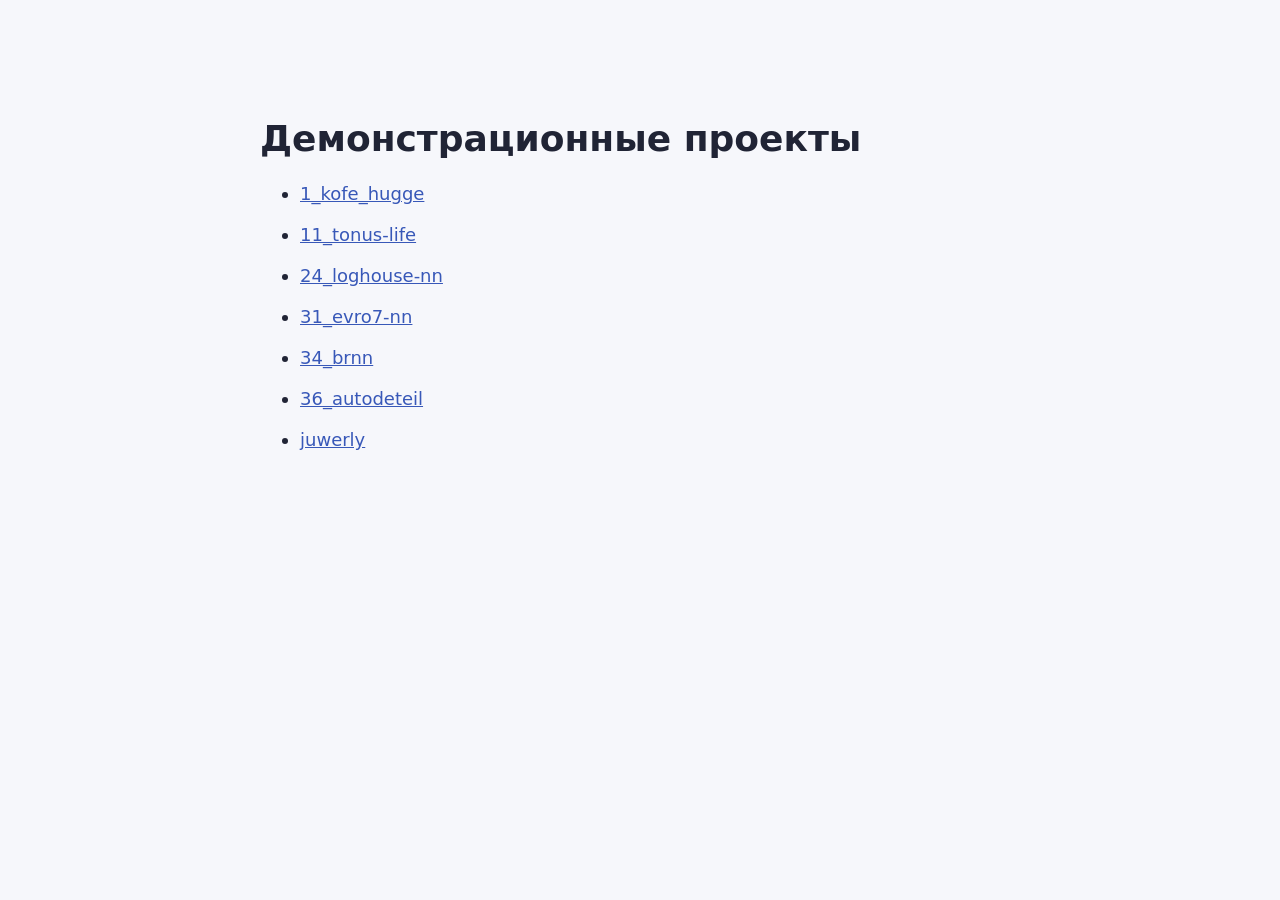
<file: index.html>
<!doctype html><html lang="ru"><meta charset="utf-8"><meta name="viewport" content="width=device-width,initial-scale=1"><title>Anna — демо проектов</title><style>body{font:18px system-ui;max-width:760px;margin:70px auto;padding:24px;background:#f6f7fb;color:#202435}li{margin:20px 0}a{color:#3858b8}</style><h1>Демонстрационные проекты</h1><ul><li><a href="./1_kofe_hugge/">1_kofe_hugge</a></li>
<li><a href="./11_tonus-life/">11_tonus-life</a></li>
<li><a href="./24_loghouse-nn/">24_loghouse-nn</a></li>
<li><a href="./31_evro7-nn/">31_evro7-nn</a></li>
<li><a href="./34_brnn/">34_brnn</a></li>
<li><a href="./36_autodeteil/">36_autodeteil</a></li>
<li><a href="./juwerly/">juwerly</a></li></ul></html>
</file>
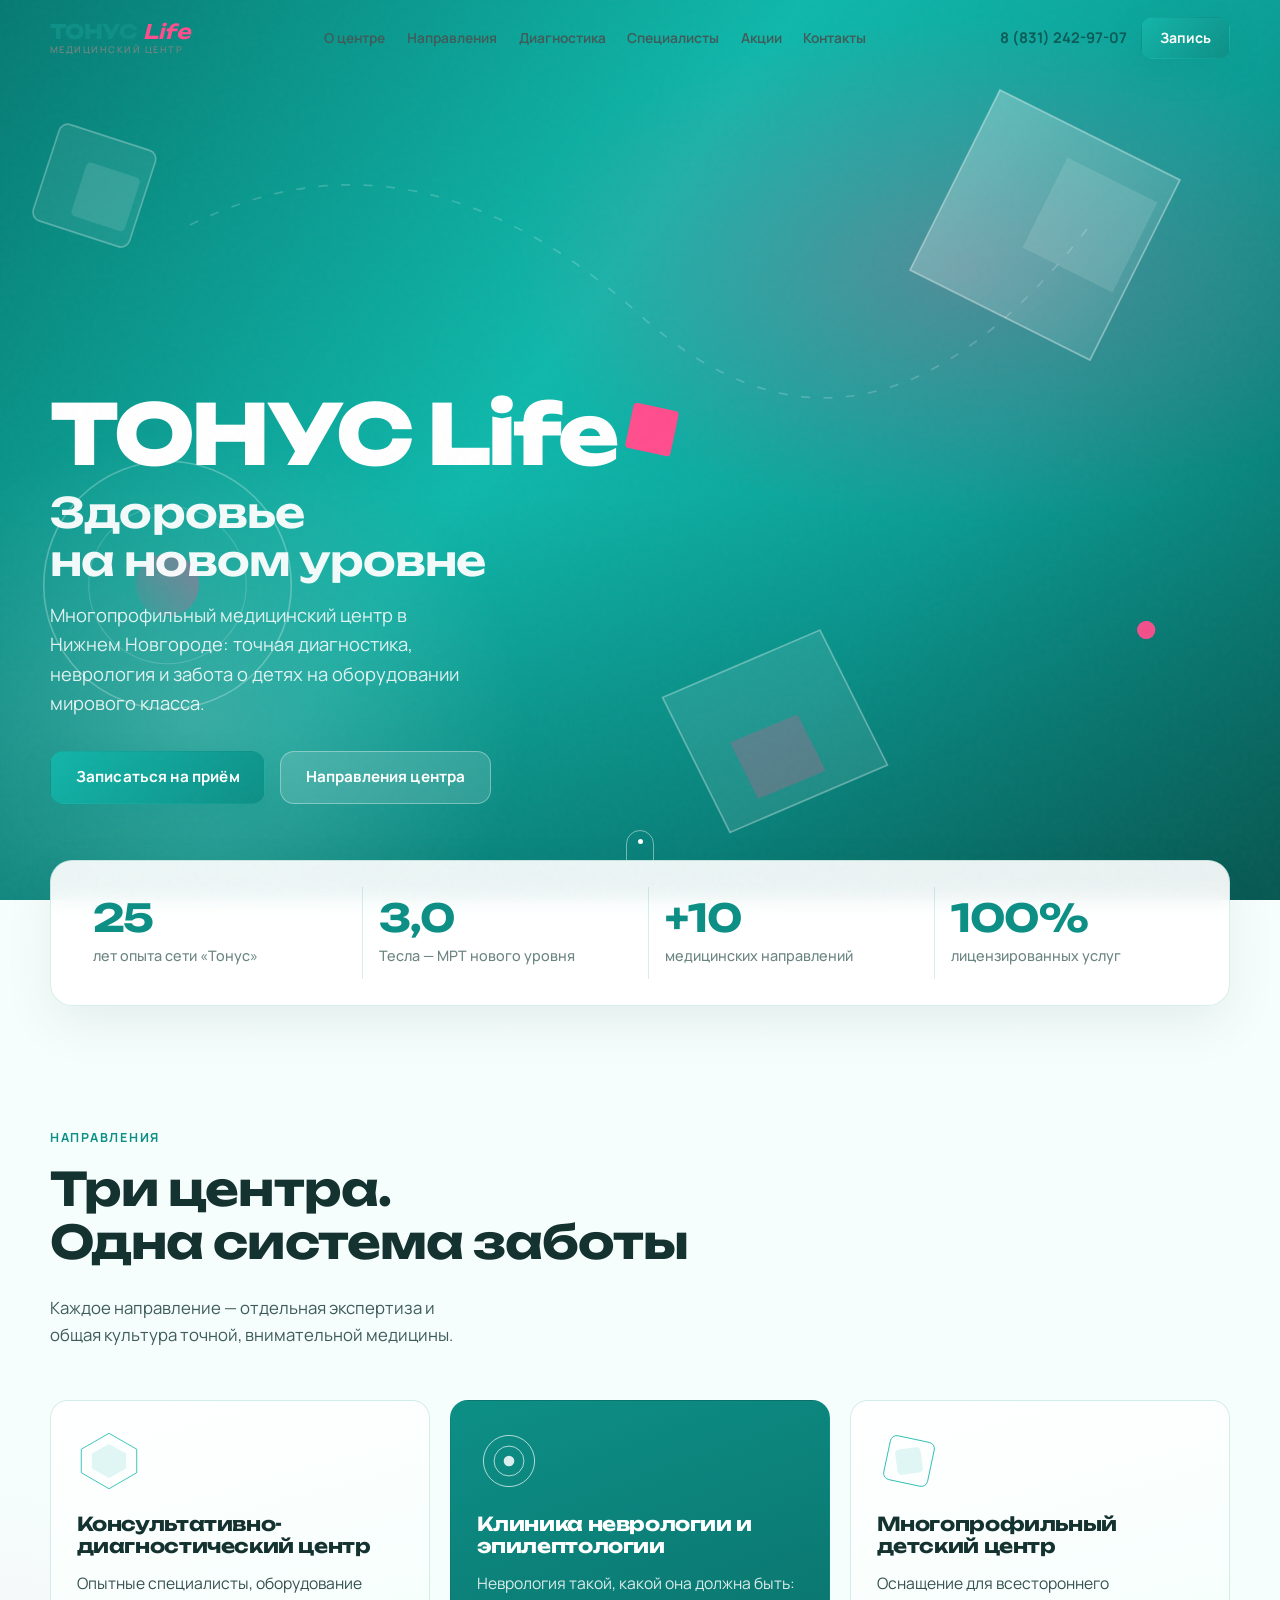
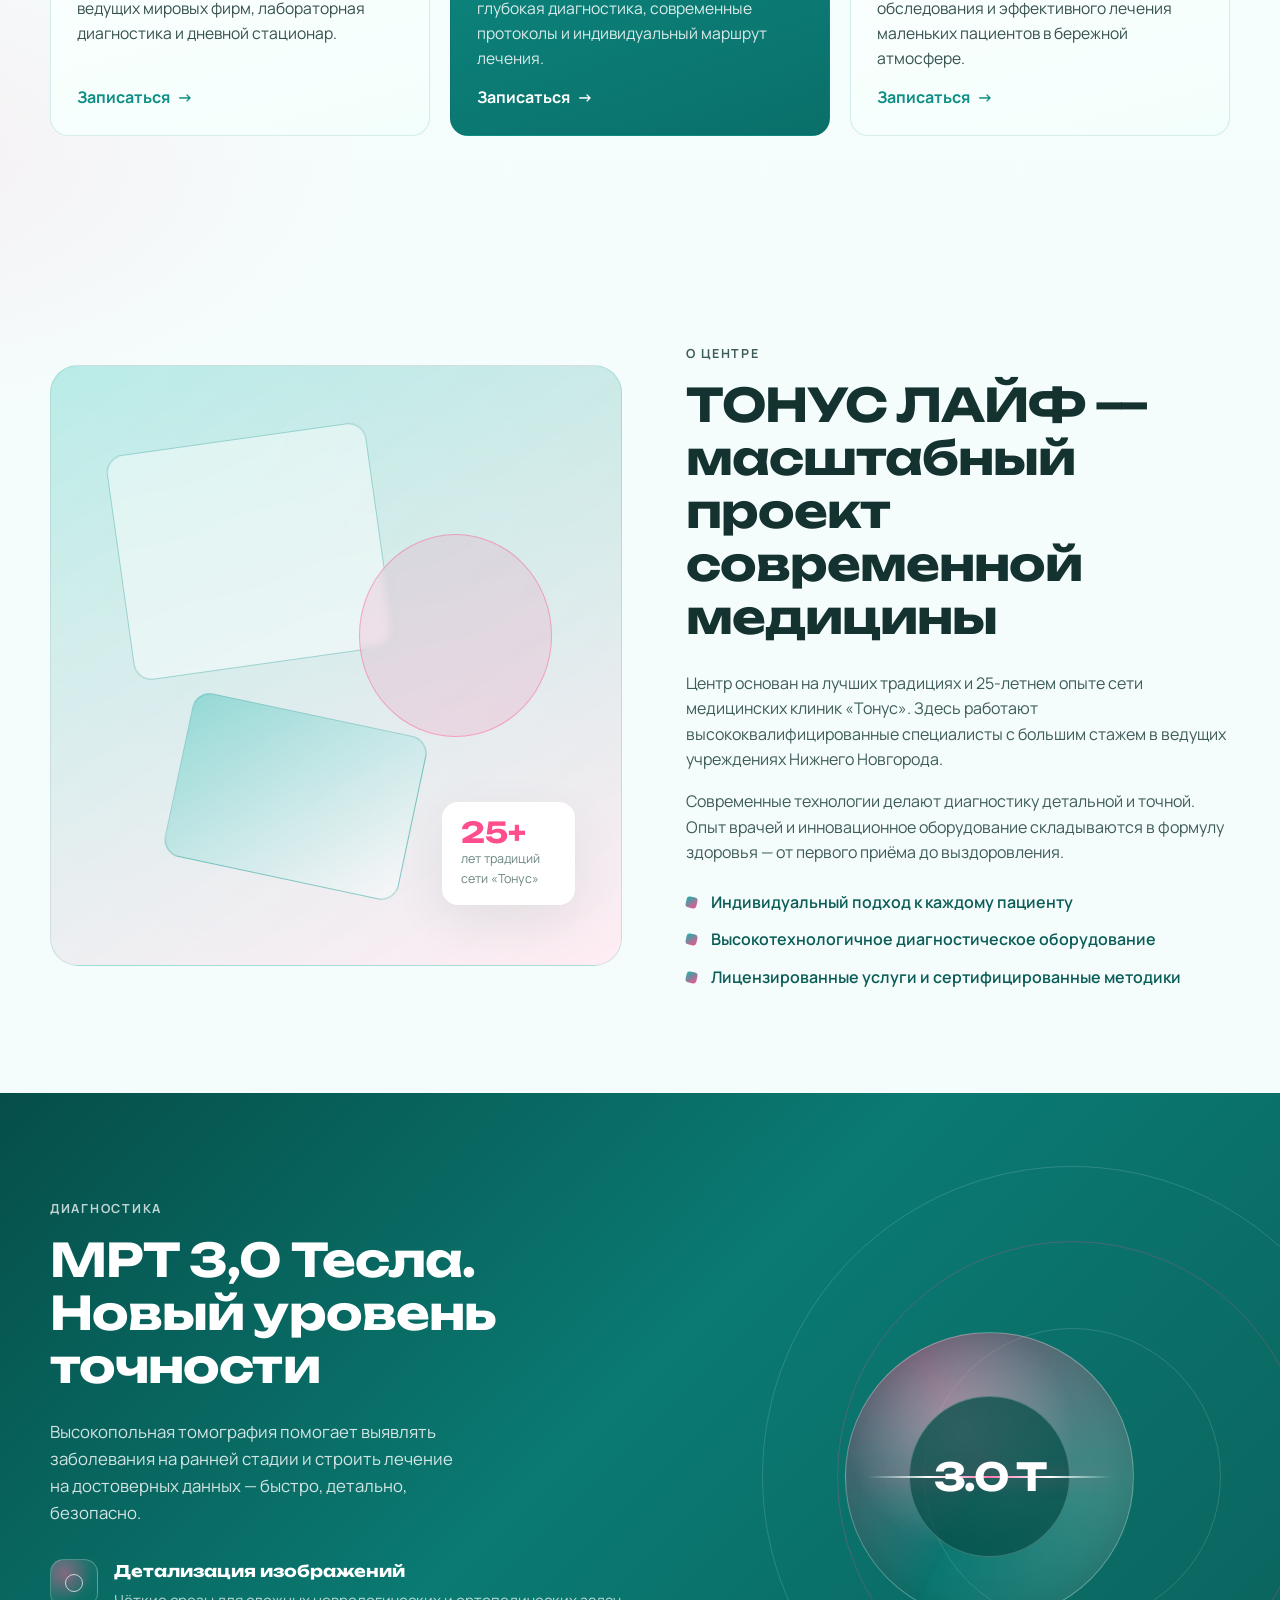
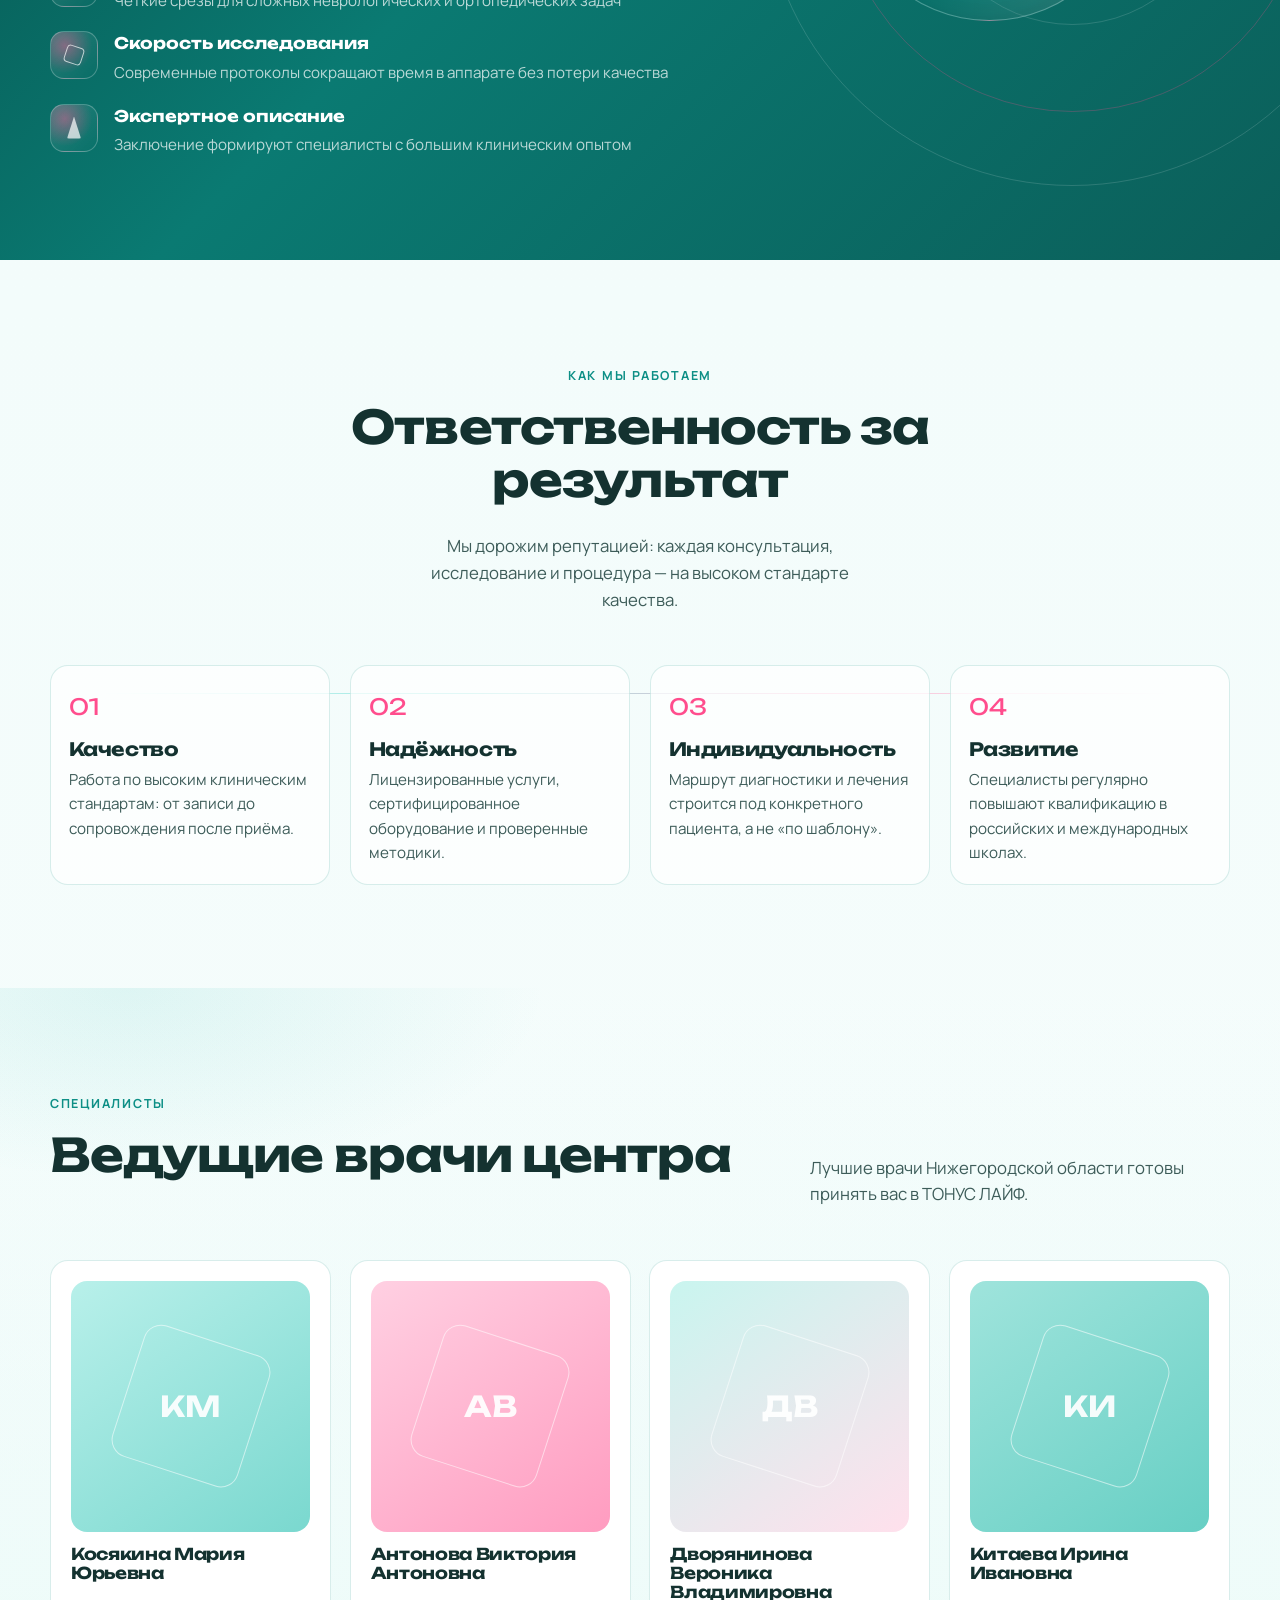
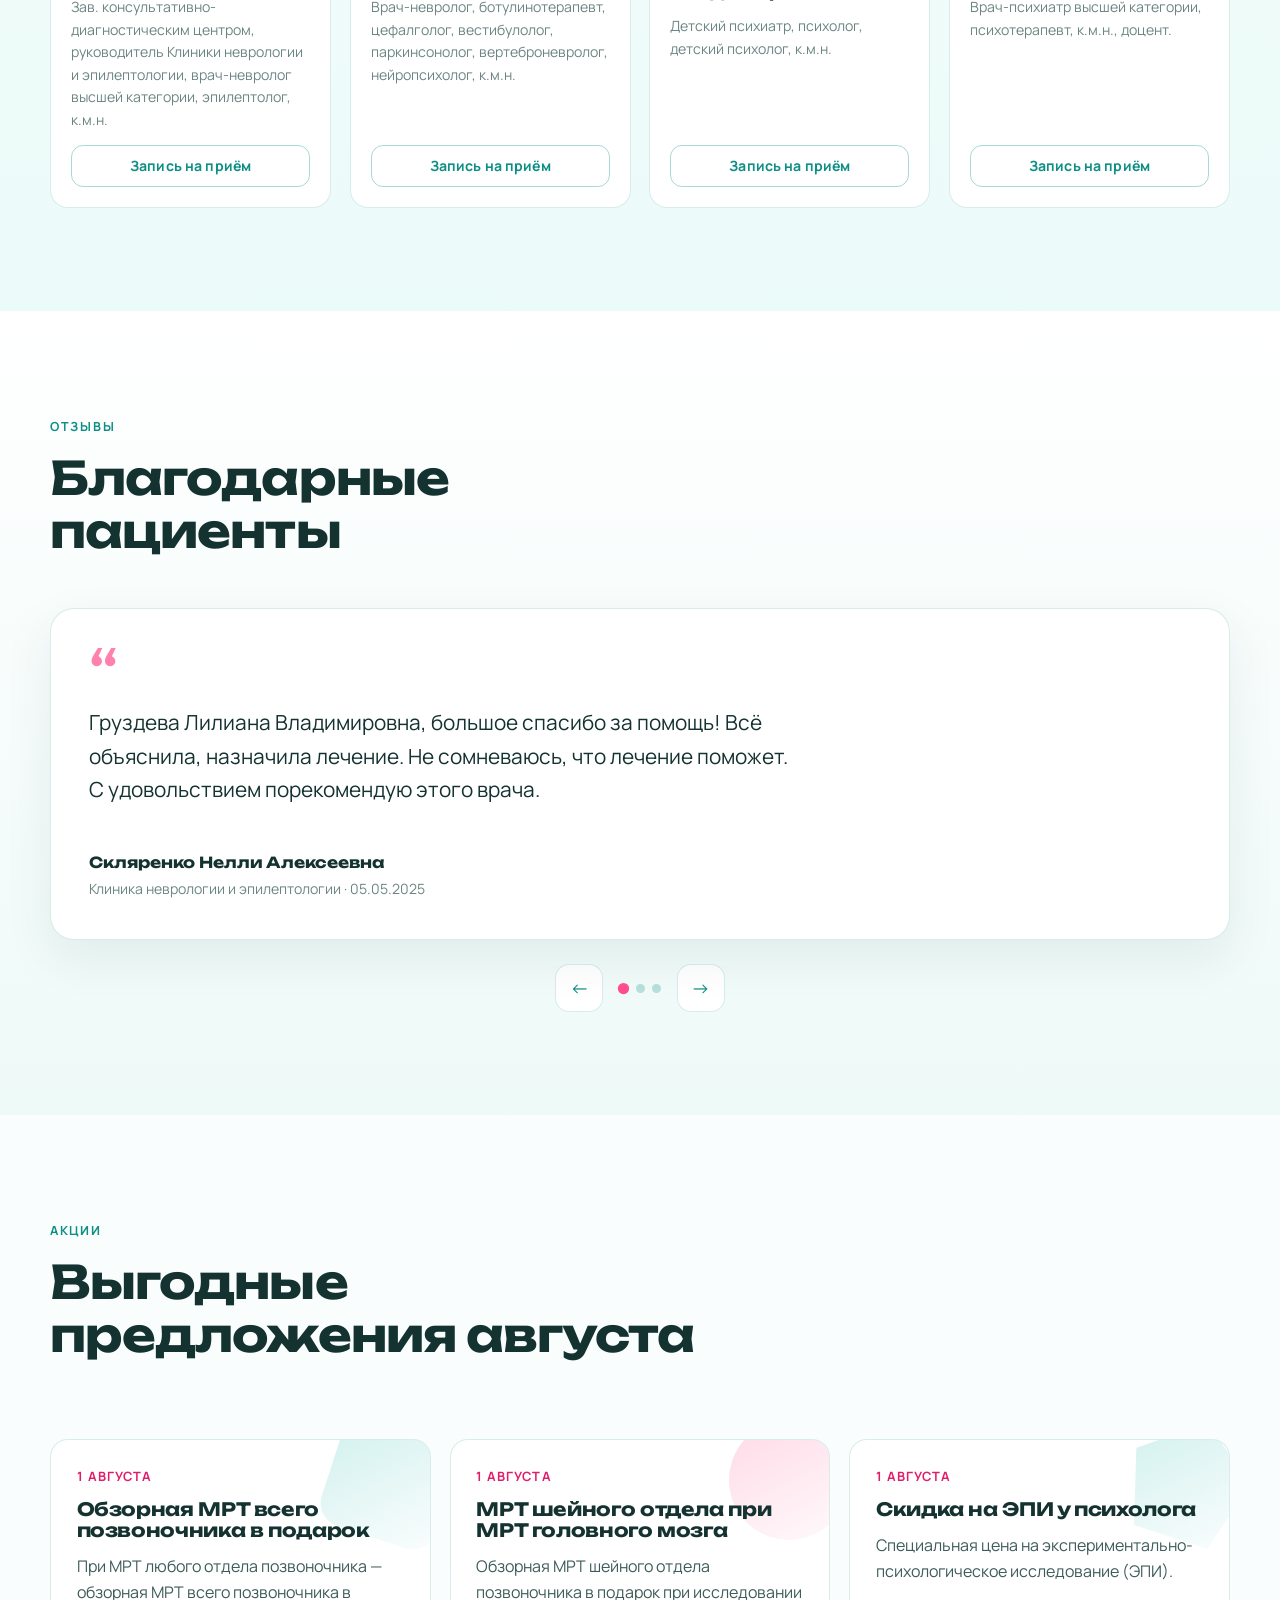
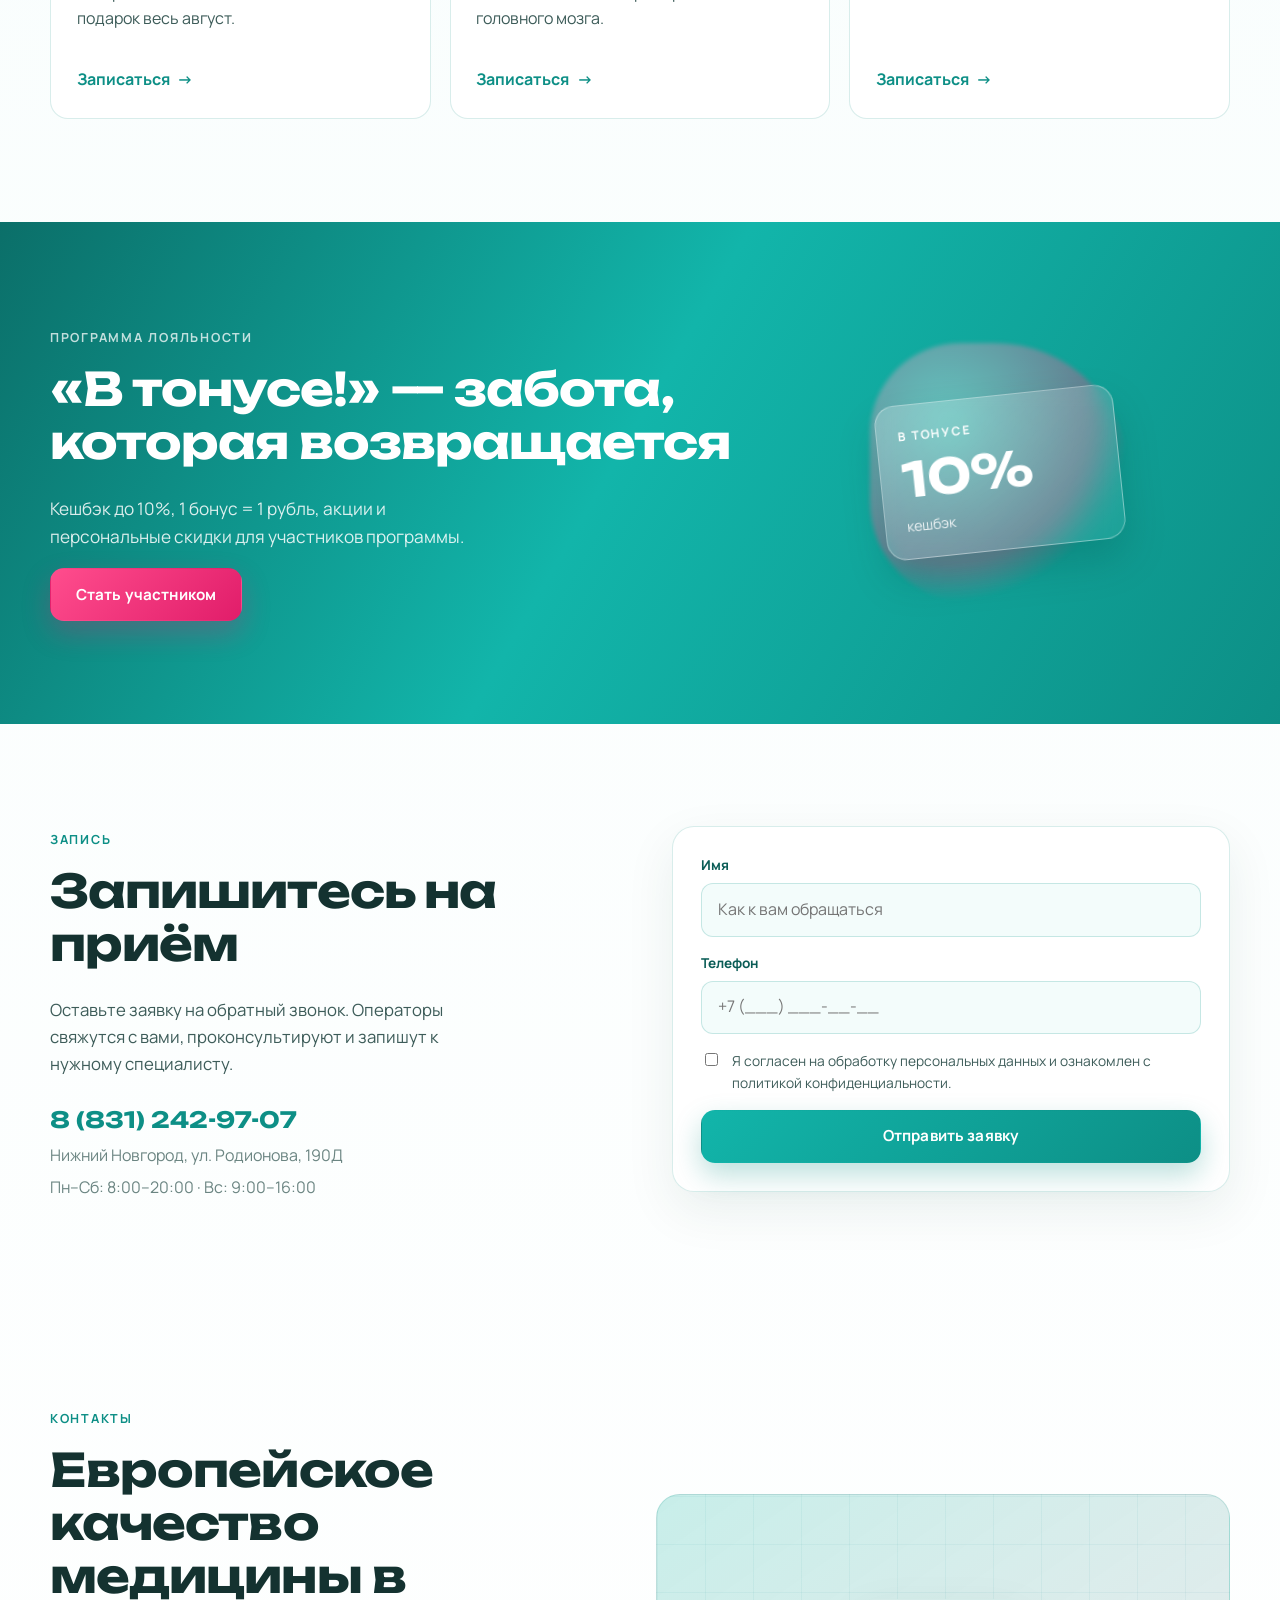
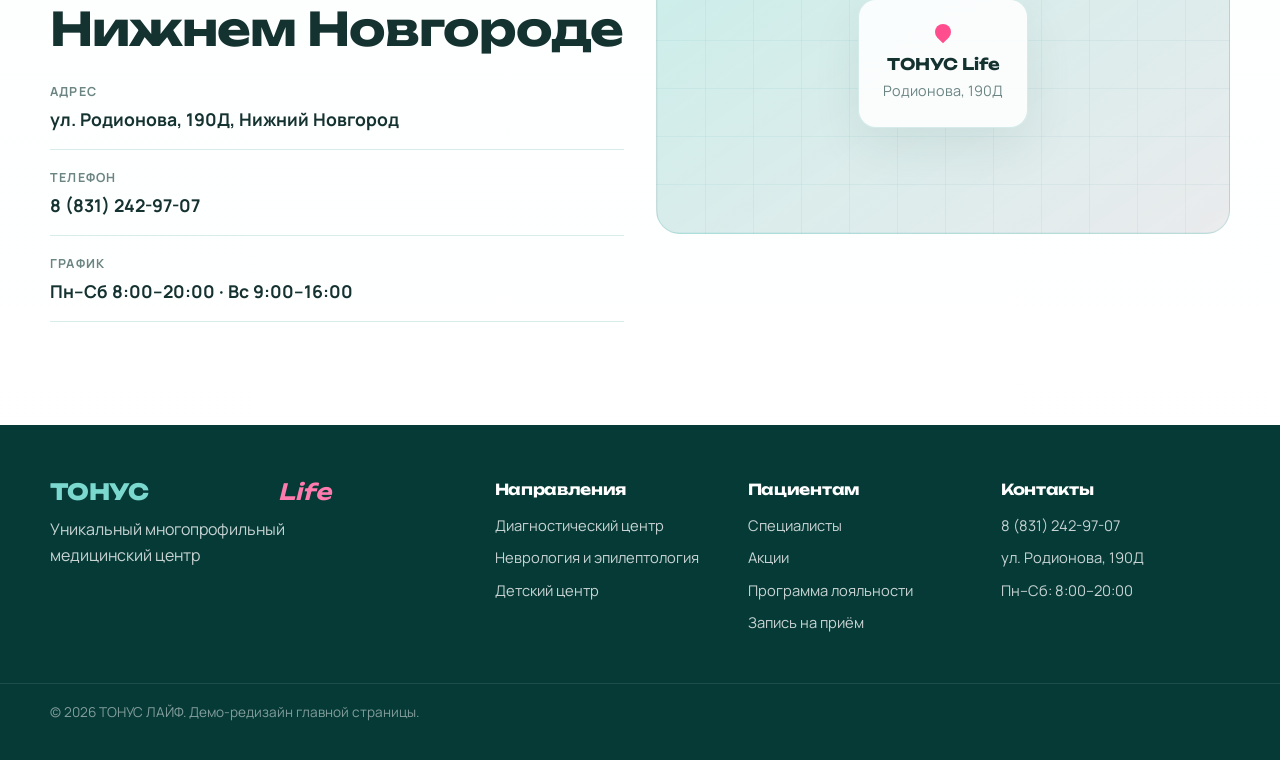
<file: 11_tonus-life/index.html>
<!DOCTYPE html>
<html lang="ru">
<head>
  <meta charset="UTF-8" />
  <meta name="viewport" content="width=device-width, initial-scale=1.0" />
  <title>ТОНУС ЛАЙФ — медицинский центр в Нижнем Новгороде</title>
  <meta name="description" content="Многопрофильный медицинский центр ТОНУС ЛАЙФ: диагностика, неврология, детский центр. МРТ 3,0 Тесла. Нижний Новгород, ул. Родионова, 190Д." />
  <link rel="preconnect" href="https://fonts.googleapis.com" />
  <link rel="preconnect" href="https://fonts.gstatic.com" crossorigin />
  <link href="https://fonts.googleapis.com/css2?family=Manrope:wght@400;500;600;700;800&family=Unbounded:wght@500;600;700;800&display=swap" rel="stylesheet" />
  <link rel="stylesheet" href="css/styles.css" />
</head>
<body>
  <div class="noise" aria-hidden="true"></div>

  <header class="header" id="header">
    <div class="header__inner">
      <a class="logo" href="#top" aria-label="ТОНУС Life — на главную">
        <span class="logo__tonus">ТОНУС</span>
        <span class="logo__life">Life</span>
        <span class="logo__sub">медицинский центр</span>
      </a>

      <nav class="nav" id="nav" aria-label="Основная навигация">
        <a href="#about">О центре</a>
        <a href="#directions">Направления</a>
        <a href="#tech">Диагностика</a>
        <a href="#doctors">Специалисты</a>
        <a href="#promo">Акции</a>
        <a href="#contacts">Контакты</a>
      </nav>

      <div class="header__actions">
        <a class="header__phone" href="tel:+78312429707">8 (831) 242-97-07</a>
        <a class="btn btn--primary btn--sm" href="#appointment">Запись</a>
        <button class="burger" id="burger" type="button" aria-label="Открыть меню" aria-expanded="false" aria-controls="nav">
          <span></span><span></span><span></span>
        </button>
      </div>
    </div>
  </header>

  <main id="top">
    <!-- HERO -->
    <section class="hero" aria-label="Главный экран">
      <div class="hero__bg" aria-hidden="true">
        <div class="hero__gradient"></div>
        <div class="hero__mesh"></div>
        <svg class="hero__geo" viewBox="0 0 1200 800" preserveAspectRatio="xMidYMid slice">
          <defs>
            <linearGradient id="g1" x1="0%" y1="0%" x2="100%" y2="100%">
              <stop offset="0%" stop-color="#fff" stop-opacity="0.35"/>
              <stop offset="100%" stop-color="#fff" stop-opacity="0.05"/>
            </linearGradient>
            <linearGradient id="g2" x1="100%" y1="0%" x2="0%" y2="100%">
              <stop offset="0%" stop-color="#FF4D8D" stop-opacity="0.45"/>
              <stop offset="100%" stop-color="#FF4D8D" stop-opacity="0.05"/>
            </linearGradient>
          </defs>
          <g class="geo-float geo-float--1">
            <polygon points="920,80 1080,160 1000,320 840,240" fill="url(#g1)" stroke="rgba(255,255,255,0.4)" stroke-width="1.5"/>
            <polygon points="980,140 1060,180 1020,260 940,220" fill="rgba(255,255,255,0.12)"/>
          </g>
          <g class="geo-float geo-float--2">
            <circle cx="180" cy="520" r="110" fill="none" stroke="rgba(255,255,255,0.28)" stroke-width="1.5"/>
            <circle cx="180" cy="520" r="70" fill="none" stroke="rgba(255,255,255,0.18)" stroke-width="1"/>
            <circle cx="180" cy="520" r="28" fill="url(#g2)"/>
          </g>
          <g class="geo-float geo-float--3">
            <path d="M620 620 L760 560 L820 680 L680 740 Z" fill="rgba(255,255,255,0.1)" stroke="rgba(255,255,255,0.35)" stroke-width="1.5"/>
            <path d="M680 660 L740 635 L765 685 L705 710 Z" fill="rgba(255,77,141,0.25)"/>
          </g>
          <g class="geo-float geo-float--4">
            <rect x="70" y="120" width="90" height="90" rx="8" transform="rotate(18 115 165)" fill="rgba(255,255,255,0.08)" stroke="rgba(255,255,255,0.3)" stroke-width="1.5"/>
            <rect x="100" y="150" width="50" height="50" rx="4" transform="rotate(18 125 175)" fill="rgba(255,255,255,0.12)"/>
          </g>
          <g class="geo-pulse">
            <circle cx="1050" cy="560" r="8" fill="#FF4D8D"/>
            <circle cx="1050" cy="560" r="8" fill="#FF4D8D" class="pulse-ring"/>
          </g>
          <path class="geo-line" d="M200 200 Q400 100 600 280 T1000 200" fill="none" stroke="rgba(255,255,255,0.2)" stroke-width="1.5" stroke-dasharray="8 12"/>
        </svg>
      </div>

      <div class="hero__content">
        <p class="hero__brand reveal">ТОНУС Life</p>
        <h1 class="hero__title reveal reveal-delay-1">
          Здоровье<br />на новом уровне
        </h1>
        <p class="hero__lead reveal reveal-delay-2">
          Многопрофильный медицинский центр в Нижнем Новгороде: точная диагностика, неврология и забота о детях на оборудовании мирового класса.
        </p>
        <div class="hero__cta reveal reveal-delay-3">
          <a class="btn btn--primary" href="#appointment">Записаться на приём</a>
          <a class="btn btn--ghost" href="#directions">Направления центра</a>
        </div>
      </div>

      <a class="hero__scroll" href="#stats" aria-label="Листать вниз">
        <span></span>
      </a>
    </section>

    <!-- STATS -->
    <section class="stats" id="stats" aria-label="Ключевые показатели">
      <div class="container stats__grid">
        <div class="stat reveal">
          <div class="stat__num" data-count="25">0</div>
          <div class="stat__label">лет опыта сети «Тонус»</div>
        </div>
        <div class="stat reveal reveal-delay-1">
          <div class="stat__num" data-count="3" data-suffix=",0">0</div>
          <div class="stat__label">Тесла — МРТ нового уровня</div>
        </div>
        <div class="stat reveal reveal-delay-2">
          <div class="stat__num" data-count="10" data-prefix="+">0</div>
          <div class="stat__label">медицинских направлений</div>
        </div>
        <div class="stat reveal reveal-delay-3">
          <div class="stat__num" data-count="100" data-suffix="%">0</div>
          <div class="stat__label">лицензированных услуг</div>
        </div>
      </div>
    </section>

    <!-- DIRECTIONS -->
    <section class="section directions" id="directions">
      <div class="container">
        <div class="section__head">
          <p class="eyebrow reveal">Направления</p>
          <h2 class="section__title reveal reveal-delay-1">Три центра.<br />Одна система заботы</h2>
          <p class="section__lead reveal reveal-delay-2">Каждое направление — отдельная экспертиза и общая культура точной, внимательной медицины.</p>
        </div>

        <div class="directions__grid">
          <article class="direction reveal">
            <div class="direction__geo" aria-hidden="true">
              <svg viewBox="0 0 120 120"><polygon points="60,8 112,38 112,82 60,112 8,82 8,38" fill="none" stroke="currentColor" stroke-width="1.5"/><polygon points="60,28 92,46 92,74 60,92 28,74 28,46" fill="currentColor" opacity="0.12"/></svg>
            </div>
            <h3>Консультативно-диагностический центр</h3>
            <p>Опытные специалисты, оборудование ведущих мировых фирм, лабораторная диагностика и дневной стационар.</p>
            <a class="text-link" href="#appointment">Записаться <span>→</span></a>
          </article>

          <article class="direction direction--accent reveal reveal-delay-1">
            <div class="direction__geo" aria-hidden="true">
              <svg viewBox="0 0 120 120"><circle cx="60" cy="60" r="48" fill="none" stroke="currentColor" stroke-width="1.5"/><circle cx="60" cy="60" r="28" fill="none" stroke="currentColor" stroke-width="1.5"/><circle cx="60" cy="60" r="10" fill="currentColor"/></svg>
            </div>
            <h3>Клиника неврологии и эпилептологии</h3>
            <p>Неврология такой, какой она должна быть: глубокая диагностика, современные протоколы и индивидуальный маршрут лечения.</p>
            <a class="text-link" href="#appointment">Записаться <span>→</span></a>
          </article>

          <article class="direction reveal reveal-delay-2">
            <div class="direction__geo" aria-hidden="true">
              <svg viewBox="0 0 120 120"><rect x="18" y="18" width="84" height="84" rx="12" fill="none" stroke="currentColor" stroke-width="1.5" transform="rotate(12 60 60)"/><rect x="36" y="36" width="48" height="48" rx="8" fill="currentColor" opacity="0.12" transform="rotate(-8 60 60)"/></svg>
            </div>
            <h3>Многопрофильный детский центр</h3>
            <p>Оснащение для всестороннего обследования и эффективного лечения маленьких пациентов в бережной атмосфере.</p>
            <a class="text-link" href="#appointment">Записаться <span>→</span></a>
          </article>
        </div>
      </div>
    </section>

    <!-- ABOUT -->
    <section class="section about" id="about">
      <div class="container about__grid">
        <div class="about__visual reveal">
          <div class="about__frame">
            <div class="about__shape about__shape--1"></div>
            <div class="about__shape about__shape--2"></div>
            <div class="about__shape about__shape--3"></div>
            <div class="about__badge">
              <strong>25+</strong>
              <span>лет традиций сети «Тонус»</span>
            </div>
          </div>
        </div>
        <div class="about__content">
          <p class="eyebrow reveal">О центре</p>
          <h2 class="section__title reveal reveal-delay-1">ТОНУС ЛАЙФ — масштабный проект современной медицины</h2>
          <p class="reveal reveal-delay-2">Центр основан на лучших традициях и 25-летнем опыте сети медицинских клиник «Тонус». Здесь работают высококвалифицированные специалисты с большим стажем в ведущих учреждениях Нижнего Новгорода.</p>
          <p class="reveal reveal-delay-3">Современные технологии делают диагностику детальной и точной. Опыт врачей и инновационное оборудование складываются в формулу здоровья — от первого приёма до выздоровления.</p>
          <ul class="about__list reveal reveal-delay-4">
            <li>Индивидуальный подход к каждому пациенту</li>
            <li>Высокотехнологичное диагностическое оборудование</li>
            <li>Лицензированные услуги и сертифицированные методики</li>
          </ul>
        </div>
      </div>
    </section>

    <!-- TECH / MRI -->
    <section class="section tech" id="tech">
      <div class="tech__bg" aria-hidden="true">
        <div class="tech__rings">
          <span></span><span></span><span></span>
        </div>
      </div>
      <div class="container tech__inner">
        <div class="tech__copy">
          <p class="eyebrow eyebrow--light reveal">Диагностика</p>
          <h2 class="section__title section__title--light reveal reveal-delay-1">МРТ 3,0 Тесла.<br />Новый уровень точности</h2>
          <p class="tech__lead reveal reveal-delay-2">Высокопольная томография помогает выявлять заболевания на ранней стадии и строить лечение на достоверных данных — быстро, детально, безопасно.</p>
          <div class="tech__points">
            <div class="tech__point reveal reveal-delay-1">
              <span class="tech__icon" aria-hidden="true"></span>
              <div>
                <strong>Детализация изображений</strong>
                <p>Чёткие срезы для сложных неврологических и ортопедических задач</p>
              </div>
            </div>
            <div class="tech__point reveal reveal-delay-2">
              <span class="tech__icon tech__icon--2" aria-hidden="true"></span>
              <div>
                <strong>Скорость исследования</strong>
                <p>Современные протоколы сокращают время в аппарате без потери качества</p>
              </div>
            </div>
            <div class="tech__point reveal reveal-delay-3">
              <span class="tech__icon tech__icon--3" aria-hidden="true"></span>
              <div>
                <strong>Экспертное описание</strong>
                <p>Заключение формируют специалисты с большим клиническим опытом</p>
              </div>
            </div>
          </div>
        </div>
        <div class="tech__visual reveal">
          <div class="mri">
            <div class="mri__core"></div>
            <div class="mri__scan"></div>
            <div class="mri__label">3.0 T</div>
          </div>
        </div>
      </div>
    </section>

    <!-- PROCESS -->
    <section class="section process" id="process">
      <div class="container">
        <div class="section__head section__head--center">
          <p class="eyebrow reveal">Как мы работаем</p>
          <h2 class="section__title reveal reveal-delay-1">Ответственность за результат</h2>
          <p class="section__lead reveal reveal-delay-2">Мы дорожим репутацией: каждая консультация, исследование и процедура — на высоком стандарте качества.</p>
        </div>

        <div class="process__track">
          <div class="process__line" aria-hidden="true"></div>
          <article class="process__step reveal">
            <div class="process__num">01</div>
            <h3>Качество</h3>
            <p>Работа по высоким клиническим стандартам: от записи до сопровождения после приёма.</p>
          </article>
          <article class="process__step reveal reveal-delay-1">
            <div class="process__num">02</div>
            <h3>Надёжность</h3>
            <p>Лицензированные услуги, сертифицированное оборудование и проверенные методики.</p>
          </article>
          <article class="process__step reveal reveal-delay-2">
            <div class="process__num">03</div>
            <h3>Индивидуальность</h3>
            <p>Маршрут диагностики и лечения строится под конкретного пациента, а не «по шаблону».</p>
          </article>
          <article class="process__step reveal reveal-delay-3">
            <div class="process__num">04</div>
            <h3>Развитие</h3>
            <p>Специалисты регулярно повышают квалификацию в российских и международных школах.</p>
          </article>
        </div>
      </div>
    </section>

    <!-- DOCTORS -->
    <section class="section doctors" id="doctors">
      <div class="container">
        <div class="section__head section__head--row">
          <div>
            <p class="eyebrow reveal">Специалисты</p>
            <h2 class="section__title reveal reveal-delay-1">Ведущие врачи центра</h2>
          </div>
          <p class="section__lead reveal reveal-delay-2">Лучшие врачи Нижегородской области готовы принять вас в ТОНУС ЛАЙФ.</p>
        </div>

        <div class="doctors__grid">
          <article class="doctor reveal">
            <div class="doctor__photo doctor__photo--1" aria-hidden="true">
              <span class="doctor__initials">КМ</span>
            </div>
            <h3>Косякина Мария Юрьевна</h3>
            <p>Зав. консультативно-диагностическим центром, руководитель Клиники неврологии и эпилептологии, врач-невролог высшей категории, эпилептолог, к.м.н.</p>
            <a class="btn btn--outline btn--sm" href="#appointment">Запись на приём</a>
          </article>
          <article class="doctor reveal reveal-delay-1">
            <div class="doctor__photo doctor__photo--2" aria-hidden="true">
              <span class="doctor__initials">АВ</span>
            </div>
            <h3>Антонова Виктория Антоновна</h3>
            <p>Врач-невролог, ботулинотерапевт, цефалголог, вестибулолог, паркинсонолог, вертеброневролог, нейропсихолог, к.м.н.</p>
            <a class="btn btn--outline btn--sm" href="#appointment">Запись на приём</a>
          </article>
          <article class="doctor reveal reveal-delay-2">
            <div class="doctor__photo doctor__photo--3" aria-hidden="true">
              <span class="doctor__initials">ДВ</span>
            </div>
            <h3>Дворянинова Вероника Владимировна</h3>
            <p>Детский психиатр, психолог, детский психолог, к.м.н.</p>
            <a class="btn btn--outline btn--sm" href="#appointment">Запись на приём</a>
          </article>
          <article class="doctor reveal reveal-delay-3">
            <div class="doctor__photo doctor__photo--4" aria-hidden="true">
              <span class="doctor__initials">КИ</span>
            </div>
            <h3>Китаева Ирина Ивановна</h3>
            <p>Врач-психиатр высшей категории, психотерапевт, к.м.н., доцент.</p>
            <a class="btn btn--outline btn--sm" href="#appointment">Запись на приём</a>
          </article>
        </div>
      </div>
    </section>

    <!-- REVIEWS -->
    <section class="section reviews" id="reviews">
      <div class="container">
        <div class="section__head">
          <p class="eyebrow reveal">Отзывы</p>
          <h2 class="section__title reveal reveal-delay-1">Благодарные пациенты</h2>
        </div>

        <div class="reviews__slider" id="reviewsSlider">
          <article class="review is-active">
            <div class="review__quote" aria-hidden="true">“</div>
            <p>Груздева Лилиана Владимировна, большое спасибо за помощь! Всё объяснила, назначила лечение. Не сомневаюсь, что лечение поможет. С удовольствием порекомендую этого врача.</p>
            <footer>
              <strong>Скляренко Нелли Алексеевна</strong>
              <span>Клиника неврологии и эпилептологии · 05.05.2025</span>
            </footer>
          </article>
          <article class="review">
            <div class="review__quote" aria-hidden="true">“</div>
            <p>Персонал клиники очень вежлив и готов помочь. Обратилась к кардиологу Болховитиной Ольге Александровне — внимательно выслушала, провела осмотр, назначила исследования и лечение. Самочувствие значительно улучшилось.</p>
            <footer>
              <strong>Ирина С.</strong>
              <span>Клиника неврологии и эпилептологии · 10.02.2025</span>
            </footer>
          </article>
          <article class="review">
            <div class="review__quote" aria-hidden="true">“</div>
            <p>Была на консультации в рамках телемедицины. Всё было просто отлично! Особенно понравилось, что это происходит в течение дня, дома. Сразу вынесли вердикт и написали заключение.</p>
            <footer>
              <strong>Баранова Наталья Дмитриевна</strong>
              <span>Клиника неврологии и эпилептологии · 07.02.2025</span>
            </footer>
          </article>
        </div>

        <div class="reviews__controls">
          <button type="button" class="reviews__btn" id="reviewPrev" aria-label="Предыдущий отзыв">←</button>
          <div class="reviews__dots" id="reviewDots"></div>
          <button type="button" class="reviews__btn" id="reviewNext" aria-label="Следующий отзыв">→</button>
        </div>
      </div>
    </section>

    <!-- PROMO -->
    <section class="section promo" id="promo">
      <div class="container">
        <div class="section__head section__head--row">
          <div>
            <p class="eyebrow reveal">Акции</p>
            <h2 class="section__title reveal reveal-delay-1">Выгодные предложения августа</h2>
          </div>
        </div>

        <div class="promo__grid">
          <article class="promo-card reveal">
            <div class="promo-card__geo" aria-hidden="true"></div>
            <time datetime="2025-08-01">1 августа</time>
            <h3>Обзорная МРТ всего позвоночника в подарок</h3>
            <p>При МРТ любого отдела позвоночника — обзорная МРТ всего позвоночника в подарок весь август.</p>
            <a class="text-link" href="#appointment">Записаться <span>→</span></a>
          </article>
          <article class="promo-card reveal reveal-delay-1">
            <div class="promo-card__geo promo-card__geo--2" aria-hidden="true"></div>
            <time datetime="2025-08-01">1 августа</time>
            <h3>МРТ шейного отдела при МРТ головного мозга</h3>
            <p>Обзорная МРТ шейного отдела позвоночника в подарок при исследовании головного мозга.</p>
            <a class="text-link" href="#appointment">Записаться <span>→</span></a>
          </article>
          <article class="promo-card reveal reveal-delay-2">
            <div class="promo-card__geo promo-card__geo--3" aria-hidden="true"></div>
            <time datetime="2025-08-01">1 августа</time>
            <h3>Скидка на ЭПИ у психолога</h3>
            <p>Специальная цена на экспериментально-психологическое исследование (ЭПИ).</p>
            <a class="text-link" href="#appointment">Записаться <span>→</span></a>
          </article>
        </div>
      </div>
    </section>

    <!-- LOYALTY -->
    <section class="section loyalty" id="loyalty">
      <div class="container loyalty__inner">
        <div class="loyalty__content">
          <p class="eyebrow eyebrow--light reveal">Программа лояльности</p>
          <h2 class="section__title section__title--light reveal reveal-delay-1">«В тонусе!» — забота, которая возвращается</h2>
          <p class="loyalty__lead reveal reveal-delay-2">Кешбэк до 10%, 1 бонус = 1 рубль, акции и персональные скидки для участников программы.</p>
          <a class="btn btn--pink reveal reveal-delay-3" href="#appointment">Стать участником</a>
        </div>
        <div class="loyalty__visual reveal" aria-hidden="true">
          <div class="loyalty__orb"></div>
          <div class="loyalty__card">
            <span>В ТОНУСЕ</span>
            <strong>10%</strong>
            <small>кешбэк</small>
          </div>
        </div>
      </div>
    </section>

    <!-- APPOINTMENT -->
    <section class="section appointment" id="appointment">
      <div class="container appointment__grid">
        <div>
          <p class="eyebrow reveal">Запись</p>
          <h2 class="section__title reveal reveal-delay-1">Запишитесь на приём</h2>
          <p class="section__lead reveal reveal-delay-2">Оставьте заявку на обратный звонок. Операторы свяжутся с вами, проконсультируют и запишут к нужному специалисту.</p>
          <div class="appointment__contacts reveal reveal-delay-3">
            <a href="tel:+78312429707">8 (831) 242-97-07</a>
            <p>Нижний Новгород, ул. Родионова, 190Д</p>
            <p>Пн–Сб: 8:00–20:00 · Вс: 9:00–16:00</p>
          </div>
        </div>

        <form class="form reveal" id="callbackForm" novalidate>
          <div class="form__field">
            <label for="name">Имя</label>
            <input id="name" name="name" type="text" placeholder="Как к вам обращаться" required autocomplete="name" />
          </div>
          <div class="form__field">
            <label for="phone">Телефон</label>
            <input id="phone" name="phone" type="tel" placeholder="+7 (___) ___-__-__" required autocomplete="tel" />
          </div>
          <label class="form__check">
            <input type="checkbox" id="consent" name="consent" required />
            <span>Я согласен на обработку персональных данных и ознакомлен с политикой конфиденциальности.</span>
          </label>
          <button class="btn btn--primary btn--block" type="submit">Отправить заявку</button>
          <p class="form__note" id="formNote" hidden>Спасибо! Мы свяжемся с вами в ближайшее время.</p>
        </form>
      </div>
    </section>

    <!-- CONTACTS -->
    <section class="section contacts" id="contacts">
      <div class="container contacts__grid">
        <div>
          <p class="eyebrow reveal">Контакты</p>
          <h2 class="section__title reveal reveal-delay-1">Европейское качество медицины в Нижнем Новгороде</h2>
          <div class="contacts__list">
            <div class="contacts__item reveal">
              <span>Адрес</span>
              <strong>ул. Родионова, 190Д, Нижний Новгород</strong>
            </div>
            <div class="contacts__item reveal reveal-delay-1">
              <span>Телефон</span>
              <strong><a href="tel:+78312429707">8 (831) 242-97-07</a></strong>
            </div>
            <div class="contacts__item reveal reveal-delay-2">
              <span>График</span>
              <strong>Пн–Сб 8:00–20:00 · Вс 9:00–16:00</strong>
            </div>
          </div>
        </div>
        <div class="contacts__map reveal" aria-label="Карта расположения">
          <div class="contacts__map-inner">
            <div class="contacts__pin"></div>
            <p>ТОНУС Life</p>
            <span>Родионова, 190Д</span>
          </div>
        </div>
      </div>
    </section>
  </main>

  <footer class="footer">
    <div class="container footer__inner">
      <div class="footer__brand">
        <a class="logo logo--footer" href="#top">
          <span class="logo__tonus">ТОНУС</span>
          <span class="logo__life">Life</span>
        </a>
        <p>Уникальный многопрофильный медицинский центр</p>
      </div>
      <div class="footer__cols">
        <div>
          <h4>Направления</h4>
          <a href="#directions">Диагностический центр</a>
          <a href="#directions">Неврология и эпилептология</a>
          <a href="#directions">Детский центр</a>
        </div>
        <div>
          <h4>Пациентам</h4>
          <a href="#doctors">Специалисты</a>
          <a href="#promo">Акции</a>
          <a href="#loyalty">Программа лояльности</a>
          <a href="#appointment">Запись на приём</a>
        </div>
        <div>
          <h4>Контакты</h4>
          <a href="tel:+78312429707">8 (831) 242-97-07</a>
          <span>ул. Родионова, 190Д</span>
          <span>Пн–Сб: 8:00–20:00</span>
        </div>
      </div>
    </div>
    <div class="footer__bottom">
      <div class="container">
        <p>© 2026 ТОНУС ЛАЙФ. Демо-редизайн главной страницы.</p>
      </div>
    </div>
  </footer>

  <script src="js/main.js"></script>
</body>
</html>
</file>
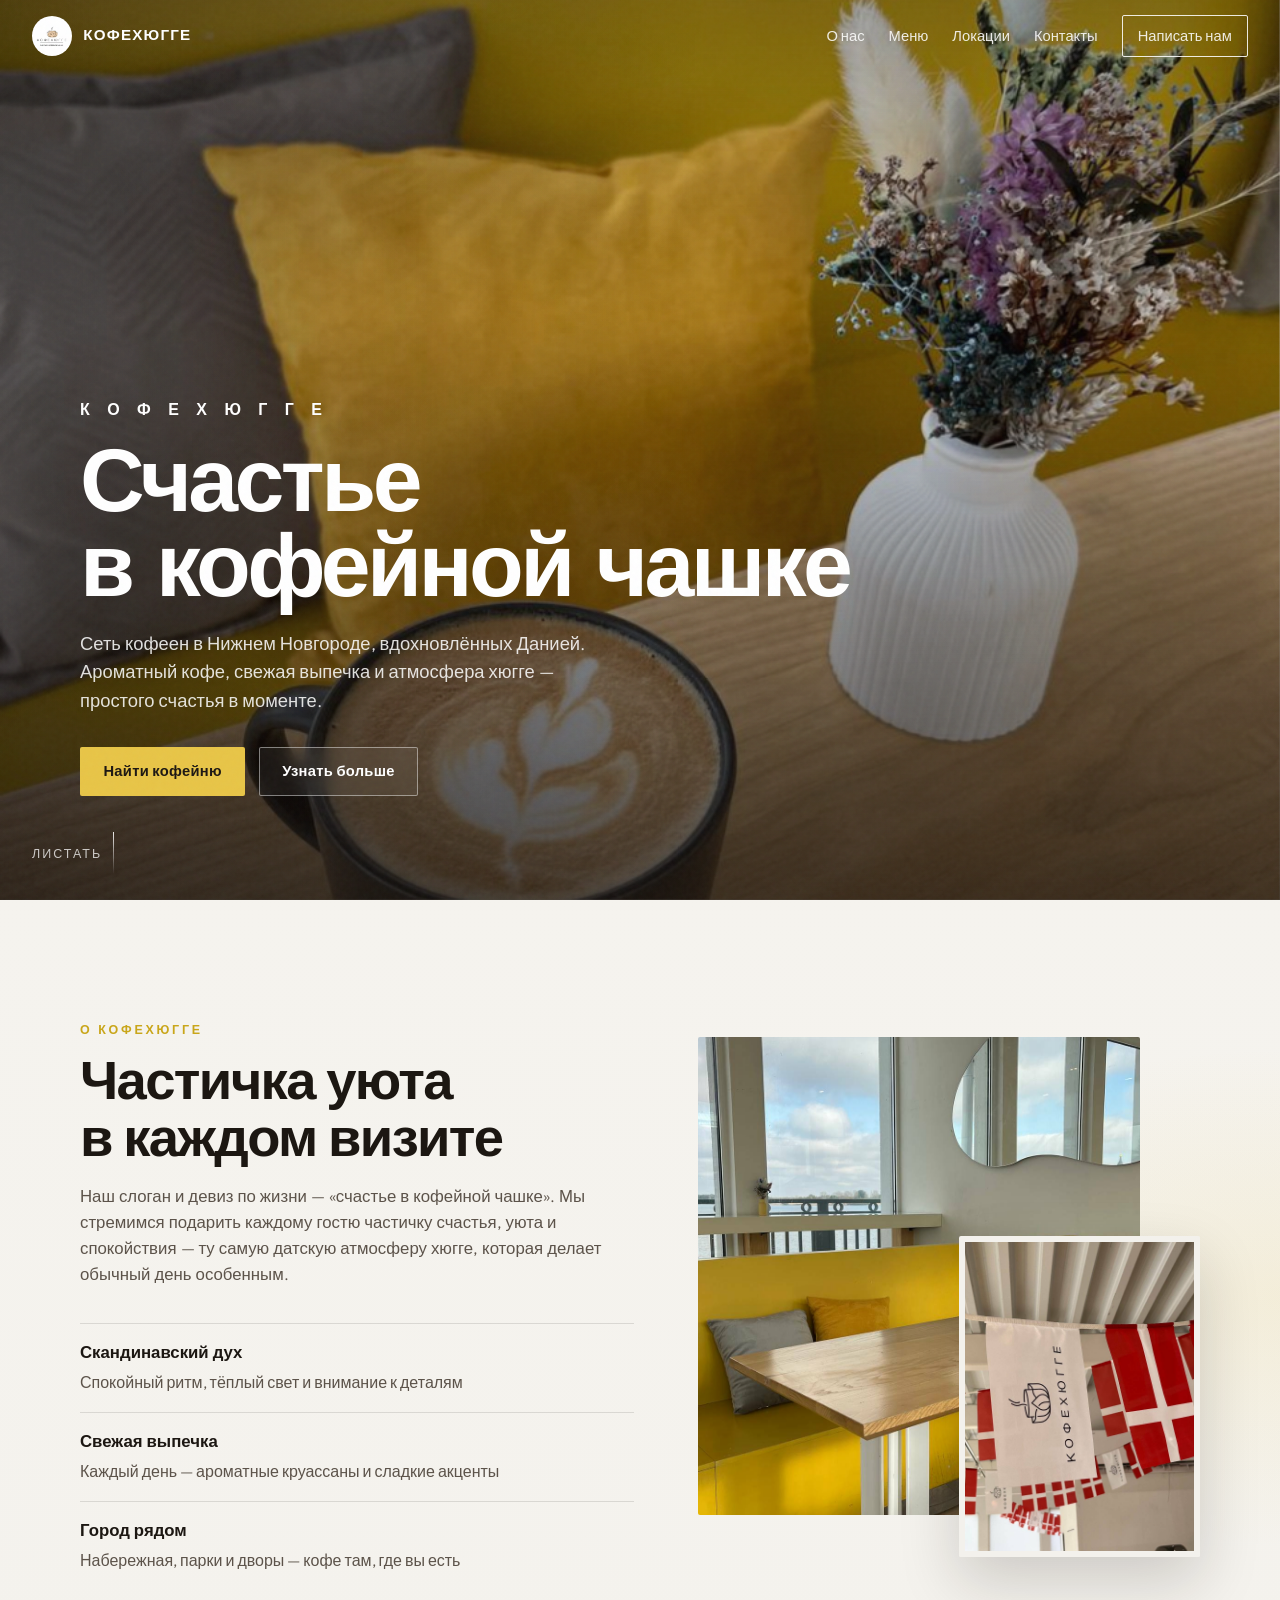
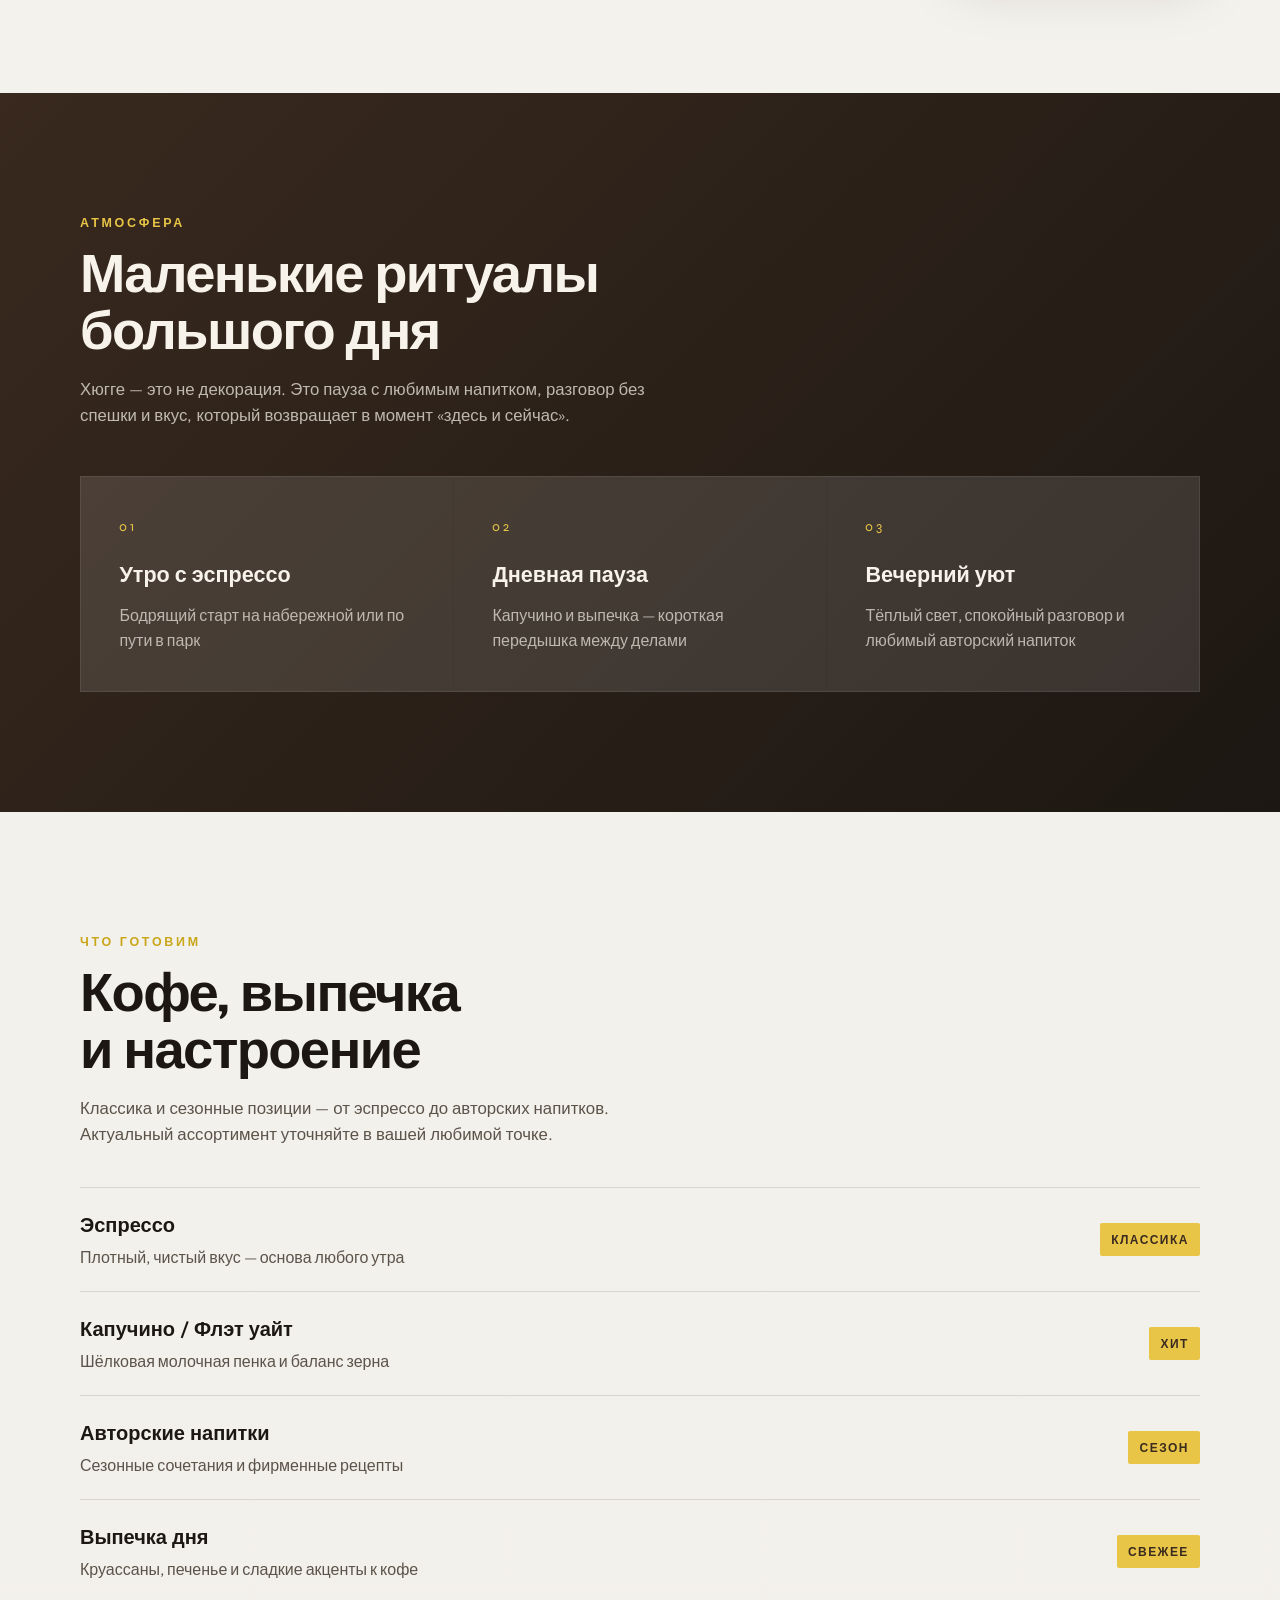
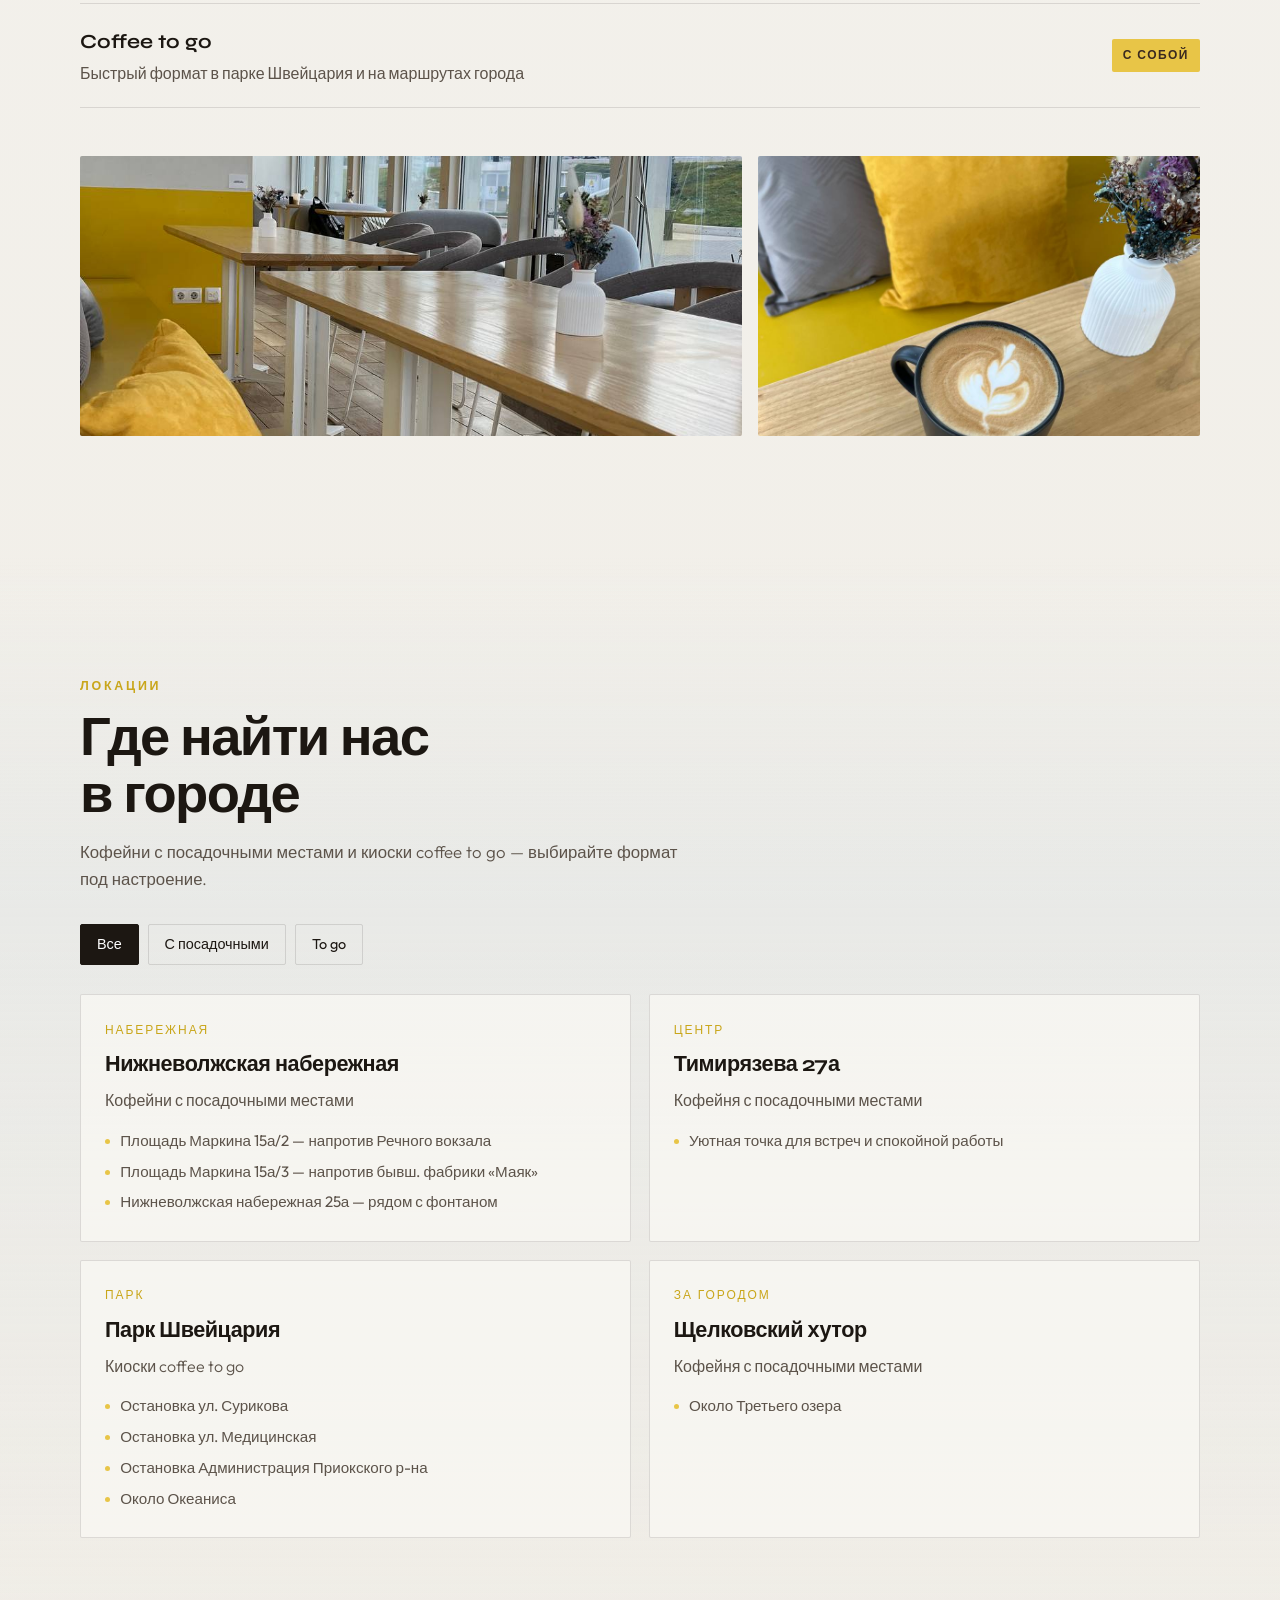
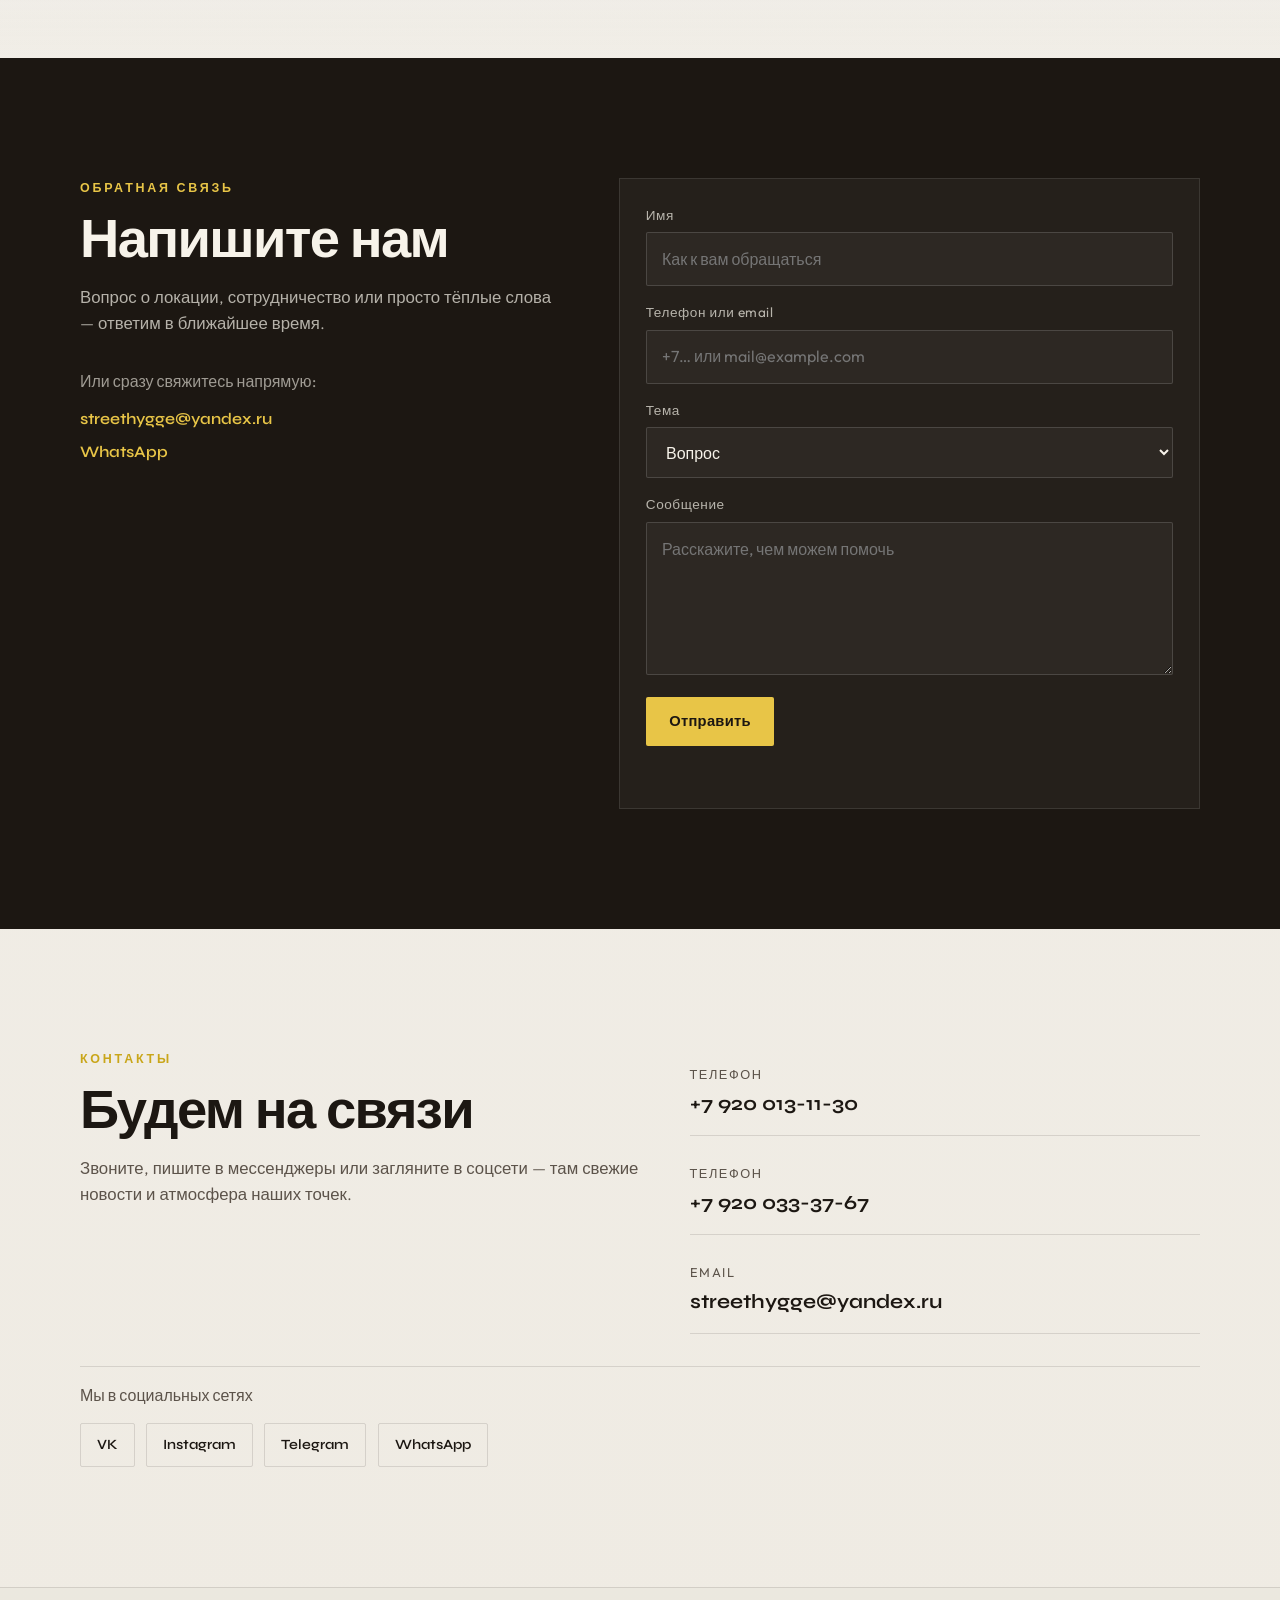
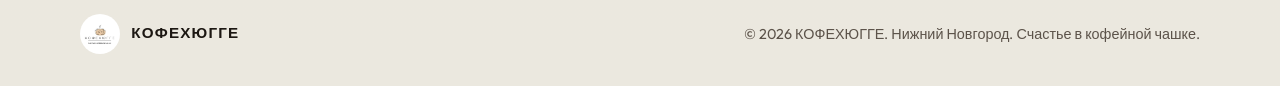
<file: 1_kofe_hugge/index.html>
<!DOCTYPE html>
<html lang="ru">
<head>
  <meta charset="UTF-8" />
  <meta name="viewport" content="width=device-width, initial-scale=1.0" />
  <meta name="description" content="КОФЕХЮГГЕ — сеть кофеен в Нижнем Новгороде, вдохновлённых Данией. Ароматный кофе, свежая выпечка и атмосфера хюгге." />
  <title>КОФЕХЮГГЕ — счастье в кофейной чашке</title>
  <link rel="preconnect" href="https://fonts.googleapis.com" />
  <link rel="preconnect" href="https://fonts.gstatic.com" crossorigin />
  <link href="https://fonts.googleapis.com/css2?family=Outfit:wght@300;400;500;600&family=Syne:wght@500;600;700;800&display=swap" rel="stylesheet" />
  <link rel="stylesheet" href="css/styles.css" />
</head>
<body>
  <div class="noise" aria-hidden="true"></div>

  <header class="site-header" id="header">
    <a class="logo" href="#top" aria-label="КОФЕХЮГГЕ — на главную">
      <img src="assets/logo.jpg" alt="" width="40" height="40" />
      <span>КОФЕХЮГГЕ</span>
    </a>
    <nav class="nav" id="nav" aria-label="Основная навигация">
      <a href="#about">О нас</a>
      <a href="#menu">Меню</a>
      <a href="#locations">Локации</a>
      <a href="#contact">Контакты</a>
      <a class="nav-cta" href="#feedback">Написать нам</a>
    </nav>
    <button class="nav-toggle" id="navToggle" type="button" aria-label="Открыть меню" aria-expanded="false" aria-controls="nav">
      <span></span><span></span>
    </button>
  </header>

  <main id="top">
    <section class="hero">
      <div class="hero-media" aria-hidden="true">
        <img src="assets/hero.jpg" alt="" class="hero-img" />
        <div class="hero-veil"></div>
      </div>
      <div class="hero-content">
        <p class="hero-brand reveal">К&nbsp;О&nbsp;Ф&nbsp;Е&nbsp;Х&nbsp;Ю&nbsp;Г&nbsp;Г&nbsp;Е</p>
        <h1 class="hero-title reveal">Счастье<br />в кофейной чашке</h1>
        <p class="hero-lead reveal">Сеть кофеен в Нижнем Новгороде, вдохновлённых Данией. Ароматный кофе, свежая выпечка и атмосфера хюгге — простого счастья в моменте.</p>
        <div class="hero-actions reveal">
          <a class="btn btn-primary" href="#locations">Найти кофейню</a>
          <a class="btn btn-ghost" href="#about">Узнать больше</a>
        </div>
      </div>
      <a class="hero-scroll" href="#about" aria-label="Листать вниз">
        <span>Листать</span>
        <i></i>
      </a>
    </section>

    <section class="about section" id="about">
      <div class="container about-grid">
        <div class="about-copy">
          <p class="eyebrow reveal">О КОФЕХЮГГЕ</p>
          <h2 class="section-title reveal">Частичка уюта<br />в каждом визите</h2>
          <p class="section-text reveal">Наш слоган и девиз по жизни — «счастье в кофейной чашке». Мы стремимся подарить каждому гостю частичку счастья, уюта и спокойствия — ту самую датскую атмосферу хюгге, которая делает обычный день особенным.</p>
          <ul class="about-points">
            <li class="reveal"><strong>Скандинавский дух</strong><span>Спокойный ритм, тёплый свет и внимание к деталям</span></li>
            <li class="reveal"><strong>Свежая выпечка</strong><span>Каждый день — ароматные круассаны и сладкие акценты</span></li>
            <li class="reveal"><strong>Город рядом</strong><span>Набережная, парки и дворы — кофе там, где вы есть</span></li>
          </ul>
        </div>
        <div class="about-visual reveal">
          <figure class="about-shot about-shot--main">
            <img src="assets/about-1.jpg" alt="Интерьер кофейни КОФЕХЮГГЕ" loading="lazy" />
          </figure>
          <figure class="about-shot about-shot--side">
            <img src="assets/about-2.jpg" alt="Чашка кофе в КОФЕХЮГГЕ" loading="lazy" />
          </figure>
        </div>
      </div>
    </section>

    <section class="ritual section" id="ritual">
      <div class="container">
        <div class="ritual-head">
          <p class="eyebrow reveal">АТМОСФЕРА</p>
          <h2 class="section-title reveal">Маленькие ритуалы большого дня</h2>
          <p class="section-text reveal">Хюгге — это не декорация. Это пауза с любимым напитком, разговор без спешки и вкус, который возвращает в момент «здесь и сейчас».</p>
        </div>
        <div class="ritual-strip">
          <article class="ritual-item reveal">
            <span class="ritual-num">01</span>
            <h3>Утро с эспрессо</h3>
            <p>Бодрящий старт на набережной или по пути в парк</p>
          </article>
          <article class="ritual-item reveal">
            <span class="ritual-num">02</span>
            <h3>Дневная пауза</h3>
            <p>Капучино и выпечка — короткая передышка между делами</p>
          </article>
          <article class="ritual-item reveal">
            <span class="ritual-num">03</span>
            <h3>Вечерний уют</h3>
            <p>Тёплый свет, спокойный разговор и любимый авторский напиток</p>
          </article>
        </div>
      </div>
    </section>

    <section class="menu section" id="menu">
      <div class="container">
        <div class="menu-head">
          <p class="eyebrow reveal">ЧТО ГОТОВИМ</p>
          <h2 class="section-title reveal">Кофе, выпечка<br />и настроение</h2>
          <p class="section-text reveal">Классика и сезонные позиции — от эспрессо до авторских напитков. Актуальный ассортимент уточняйте в вашей любимой точке.</p>
        </div>
        <div class="menu-board">
          <article class="menu-row reveal">
            <div>
              <h3>Эспрессо</h3>
              <p>Плотный, чистый вкус — основа любого утра</p>
            </div>
            <span class="menu-tag">Классика</span>
          </article>
          <article class="menu-row reveal">
            <div>
              <h3>Капучино / Флэт уайт</h3>
              <p>Шёлковая молочная пенка и баланс зерна</p>
            </div>
            <span class="menu-tag">Хит</span>
          </article>
          <article class="menu-row reveal">
            <div>
              <h3>Авторские напитки</h3>
              <p>Сезонные сочетания и фирменные рецепты</p>
            </div>
            <span class="menu-tag">Сезон</span>
          </article>
          <article class="menu-row reveal">
            <div>
              <h3>Выпечка дня</h3>
              <p>Круассаны, печенье и сладкие акценты к кофе</p>
            </div>
            <span class="menu-tag">Свежее</span>
          </article>
          <article class="menu-row reveal">
            <div>
              <h3>Coffee to go</h3>
              <p>Быстрый формат в парке Швейцария и на маршрутах города</p>
            </div>
            <span class="menu-tag">С собой</span>
          </article>
        </div>
      </div>
      <div class="menu-gallery" aria-hidden="true">
        <img src="assets/gallery-1.jpg" alt="" loading="lazy" class="reveal" />
        <img src="assets/gallery-2.jpg" alt="" loading="lazy" class="reveal" />
      </div>
    </section>

    <section class="locations section" id="locations">
      <div class="container">
        <div class="locations-head">
          <p class="eyebrow reveal">ЛОКАЦИИ</p>
          <h2 class="section-title reveal">Где найти нас<br />в городе</h2>
          <p class="section-text reveal">Кофейни с посадочными местами и киоски coffee to go — выбирайте формат под настроение.</p>
        </div>

        <div class="loc-filters reveal" role="tablist" aria-label="Фильтр локаций">
          <button class="loc-filter is-active" type="button" data-filter="all" role="tab" aria-selected="true">Все</button>
          <button class="loc-filter" type="button" data-filter="cafe" role="tab" aria-selected="false">С посадочными</button>
          <button class="loc-filter" type="button" data-filter="togo" role="tab" aria-selected="false">To go</button>
        </div>

        <div class="loc-grid">
          <article class="loc-card reveal" data-type="cafe">
            <p class="loc-area">Набережная</p>
            <h3>Нижневолжская набережная</h3>
            <p class="loc-type">Кофейни с посадочными местами</p>
            <ul>
              <li>Площадь Маркина 15а/2 — напротив Речного вокзала</li>
              <li>Площадь Маркина 15а/3 — напротив бывш. фабрики «Маяк»</li>
              <li>Нижневолжская набережная 25а — рядом с фонтаном</li>
            </ul>
          </article>

          <article class="loc-card reveal" data-type="cafe">
            <p class="loc-area">Центр</p>
            <h3>Тимирязева 27а</h3>
            <p class="loc-type">Кофейня с посадочными местами</p>
            <ul>
              <li>Уютная точка для встреч и спокойной работы</li>
            </ul>
          </article>

          <article class="loc-card reveal" data-type="togo">
            <p class="loc-area">Парк</p>
            <h3>Парк Швейцария</h3>
            <p class="loc-type">Киоски coffee to go</p>
            <ul>
              <li>Остановка ул. Сурикова</li>
              <li>Остановка ул. Медицинская</li>
              <li>Остановка Администрация Приокского р-на</li>
              <li>Около Океаниса</li>
            </ul>
          </article>

          <article class="loc-card reveal" data-type="cafe">
            <p class="loc-area">За городом</p>
            <h3>Щелковский хутор</h3>
            <p class="loc-type">Кофейня с посадочными местами</p>
            <ul>
              <li>Около Третьего озера</li>
            </ul>
          </article>
        </div>
      </div>
    </section>

    <section class="feedback section" id="feedback">
      <div class="container feedback-grid">
        <div class="feedback-copy">
          <p class="eyebrow reveal">ОБРАТНАЯ СВЯЗЬ</p>
          <h2 class="section-title reveal">Напишите нам</h2>
          <p class="section-text reveal">Вопрос о локации, сотрудничество или просто тёплые слова — ответим в ближайшее время.</p>
          <div class="feedback-note reveal">
            <p>Или сразу свяжитесь напрямую:</p>
            <a href="mailto:streethygge@yandex.ru">streethygge@yandex.ru</a>
            <a href="https://wa.me/79200333767" target="_blank" rel="noopener noreferrer">WhatsApp</a>
          </div>
        </div>

        <form class="feedback-form reveal" id="feedbackForm" novalidate>
          <div class="field">
            <label for="name">Имя</label>
            <input id="name" name="name" type="text" autocomplete="name" required placeholder="Как к вам обращаться" />
          </div>
          <div class="field">
            <label for="contact">Телефон или email</label>
            <input id="contact" name="contact" type="text" autocomplete="email" required placeholder="+7… или mail@example.com" />
          </div>
          <div class="field">
            <label for="topic">Тема</label>
            <select id="topic" name="topic">
              <option value="question">Вопрос</option>
              <option value="feedback">Отзыв</option>
              <option value="collab">Сотрудничество</option>
              <option value="other">Другое</option>
            </select>
          </div>
          <div class="field">
            <label for="message">Сообщение</label>
            <textarea id="message" name="message" rows="5" required placeholder="Расскажите, чем можем помочь"></textarea>
          </div>
          <button class="btn btn-primary" type="submit">Отправить</button>
          <p class="form-status" id="formStatus" role="status" aria-live="polite"></p>
        </form>
      </div>
    </section>

    <section class="contact section" id="contact">
      <div class="container contact-grid">
        <div>
          <p class="eyebrow reveal">КОНТАКТЫ</p>
          <h2 class="section-title reveal">Будем на связи</h2>
          <p class="section-text reveal">Звоните, пишите в мессенджеры или загляните в соцсети — там свежие новости и атмосфера наших точек.</p>
        </div>
        <div class="contact-list">
          <a class="contact-item reveal" href="tel:+79200131130">
            <span>Телефон</span>
            <strong>+7 920 013-11-30</strong>
          </a>
          <a class="contact-item reveal" href="tel:+79200333767">
            <span>Телефон</span>
            <strong>+7 920 033-37-67</strong>
          </a>
          <a class="contact-item reveal" href="mailto:streethygge@yandex.ru">
            <span>Email</span>
            <strong>streethygge@yandex.ru</strong>
          </a>
        </div>
        <div class="socials reveal">
          <p>Мы в социальных сетях</p>
          <div class="social-links">
            <a href="https://vk.com/coffeehygge" target="_blank" rel="noopener noreferrer">VK</a>
            <a href="https://instagram.com/coffeehygge.nn" target="_blank" rel="noopener noreferrer">Instagram</a>
            <a href="https://t.me/coffeehygge" target="_blank" rel="noopener noreferrer">Telegram</a>
            <a href="https://wa.me/79200333767" target="_blank" rel="noopener noreferrer">WhatsApp</a>
          </div>
        </div>
      </div>
    </section>
  </main>

  <footer class="site-footer">
    <div class="container footer-inner">
      <a class="logo" href="#top">
        <img src="assets/logo.jpg" alt="" width="36" height="36" />
        <span>КОФЕХЮГГЕ</span>
      </a>
      <p>© <span id="year"></span> КОФЕХЮГГЕ. Нижний Новгород. Счастье в кофейной чашке.</p>
    </div>
  </footer>

  <script src="js/main.js"></script>
</body>
</html>
</file>
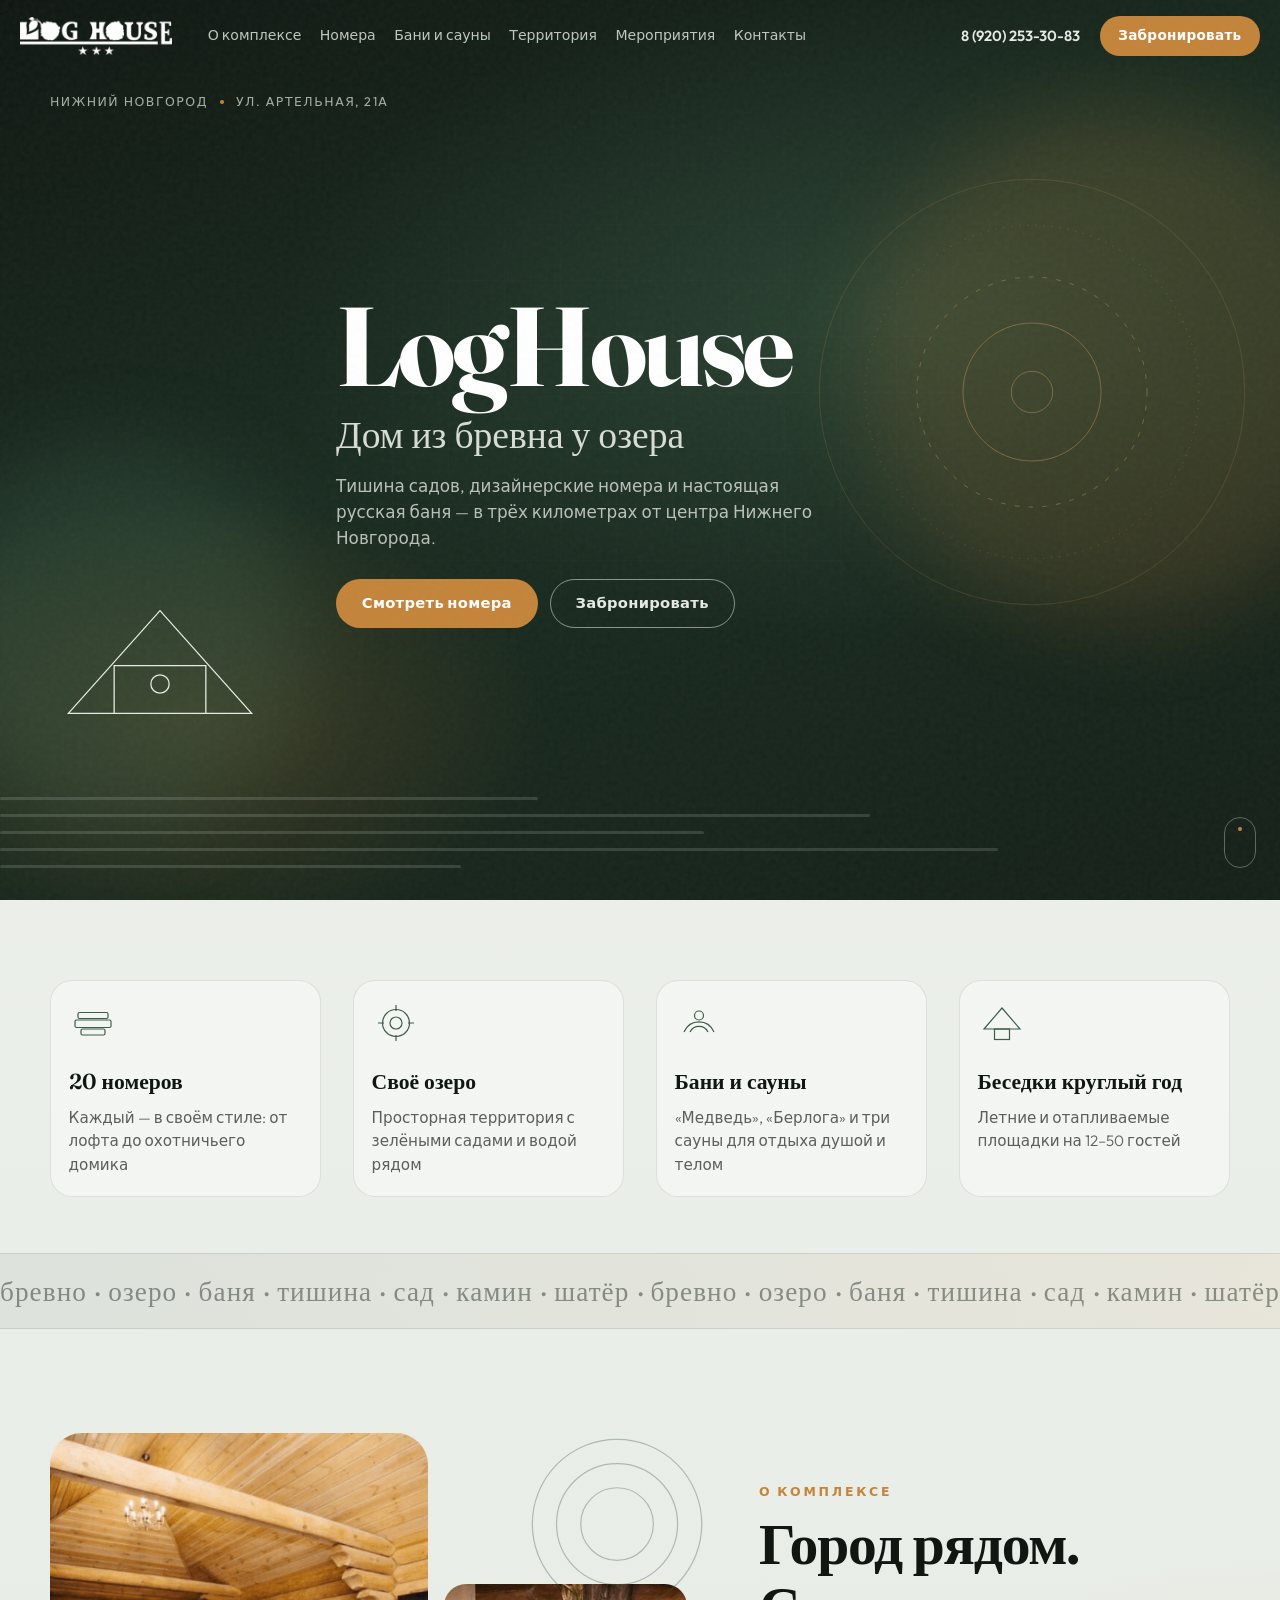
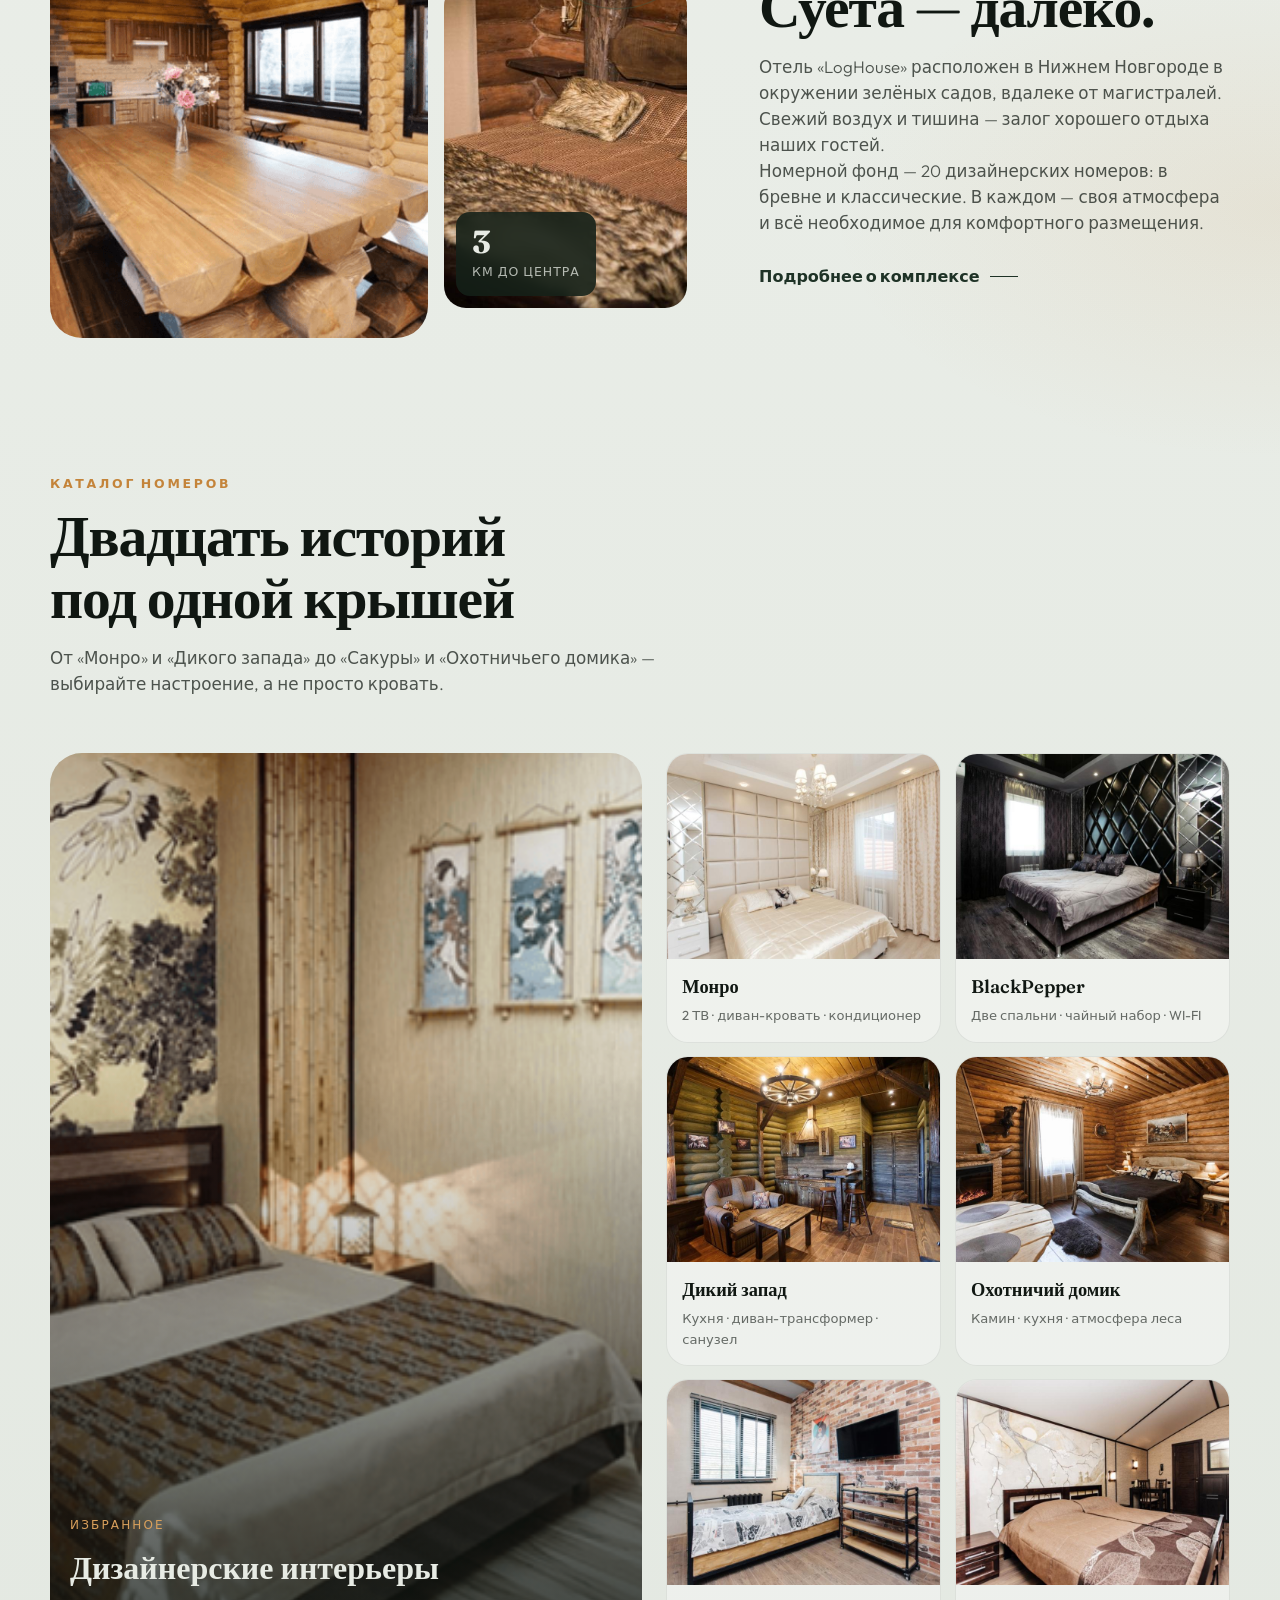
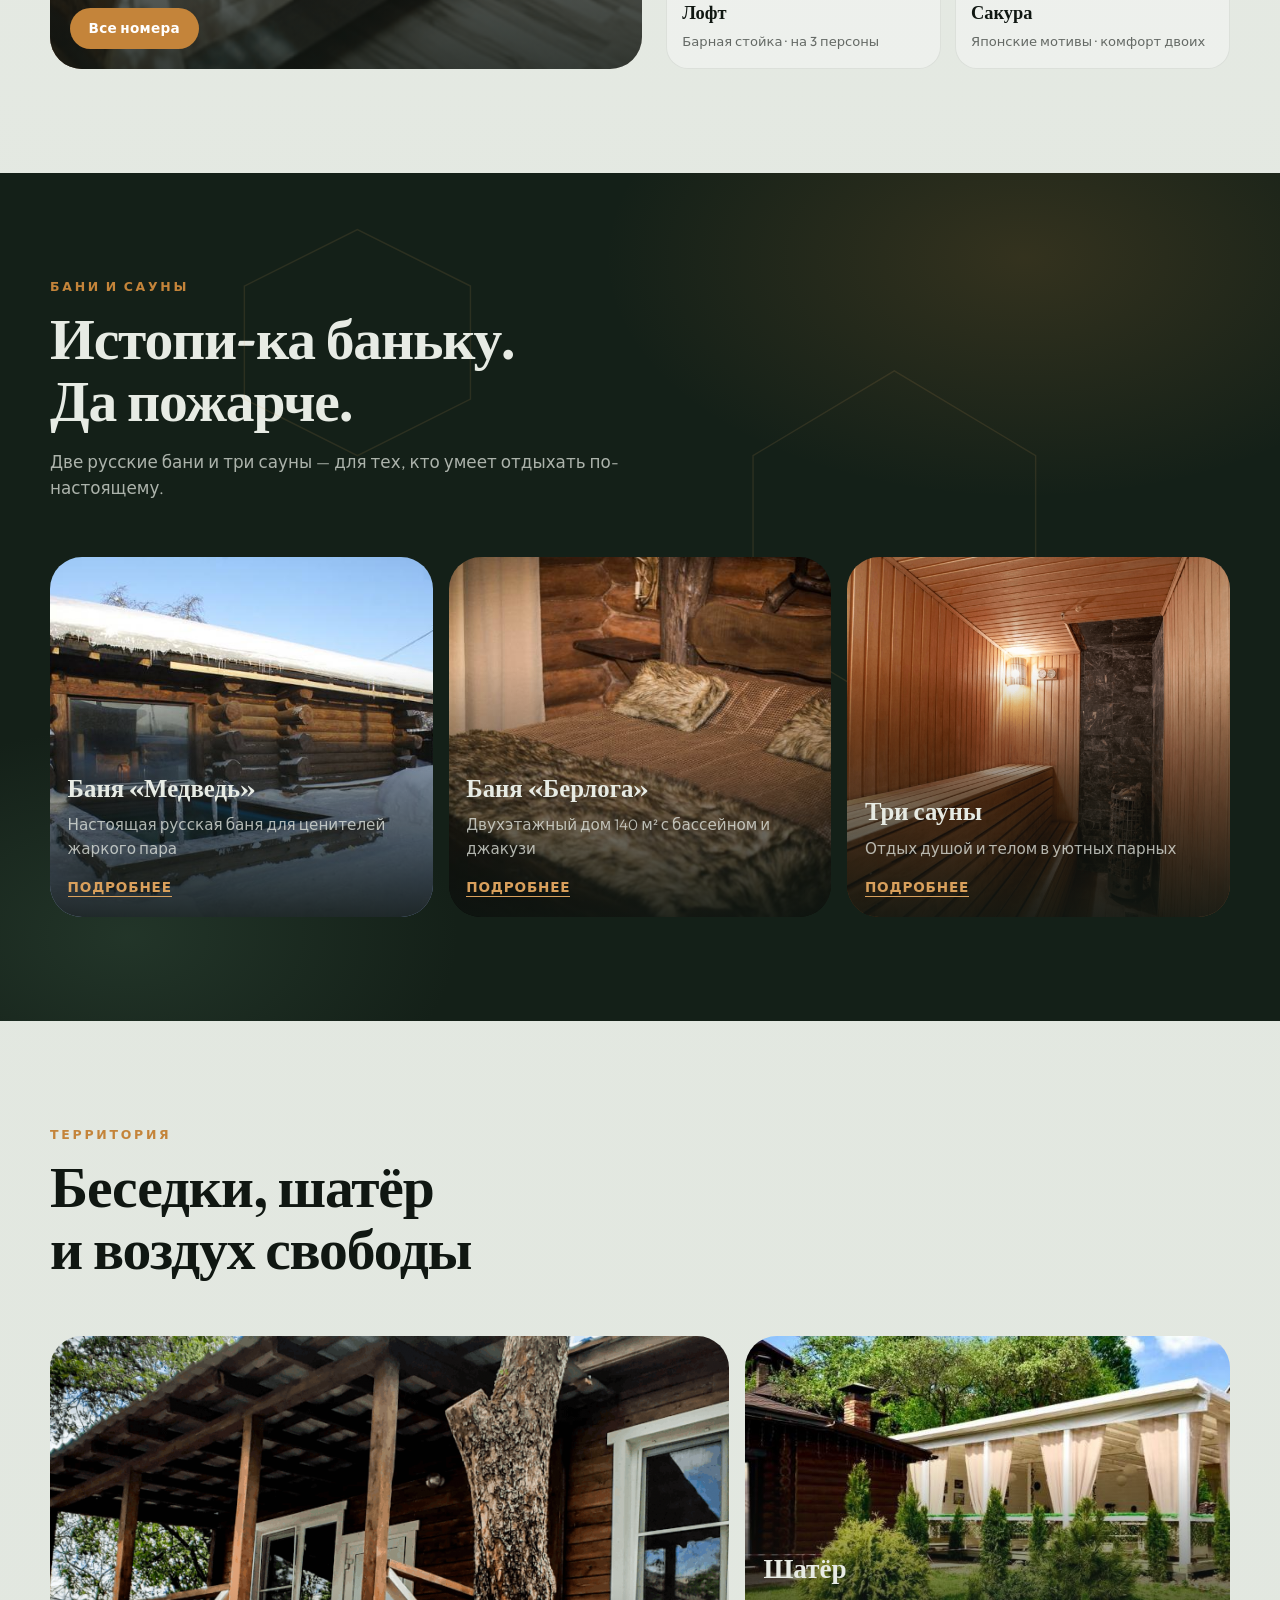
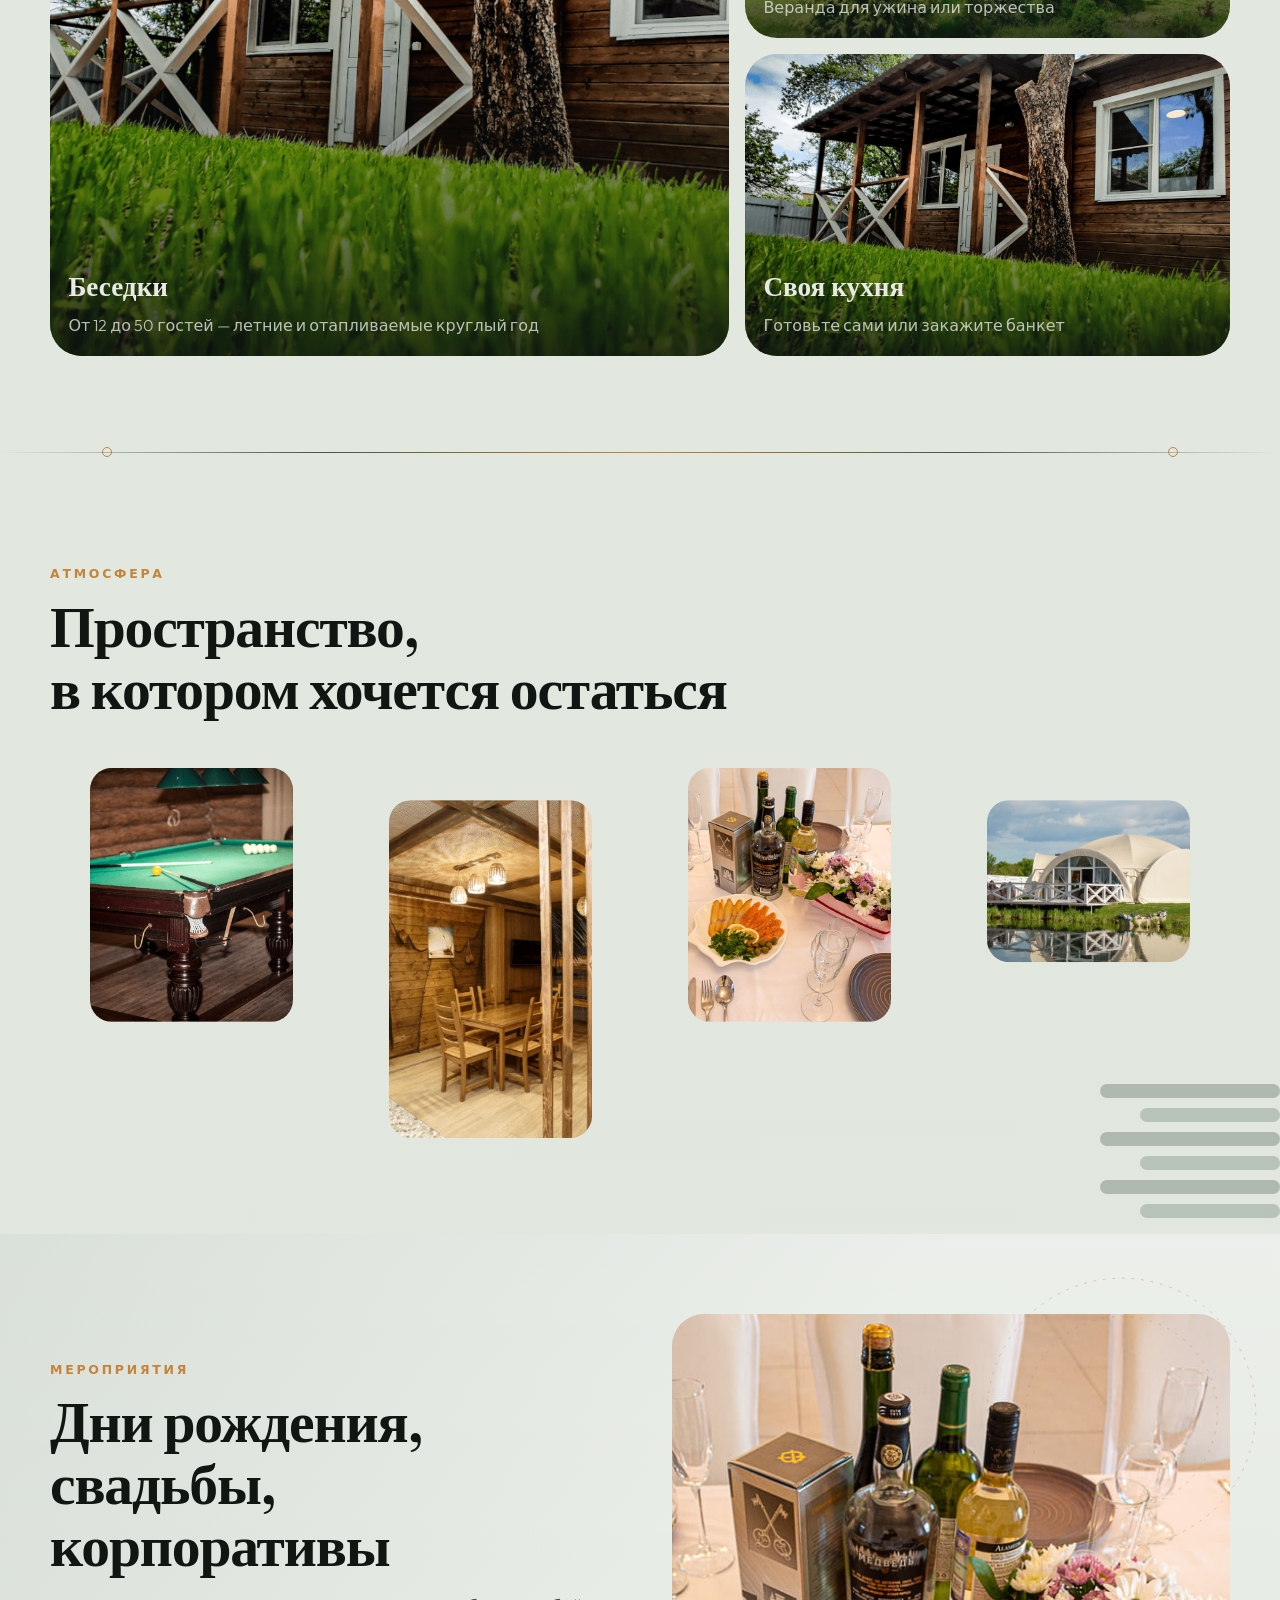
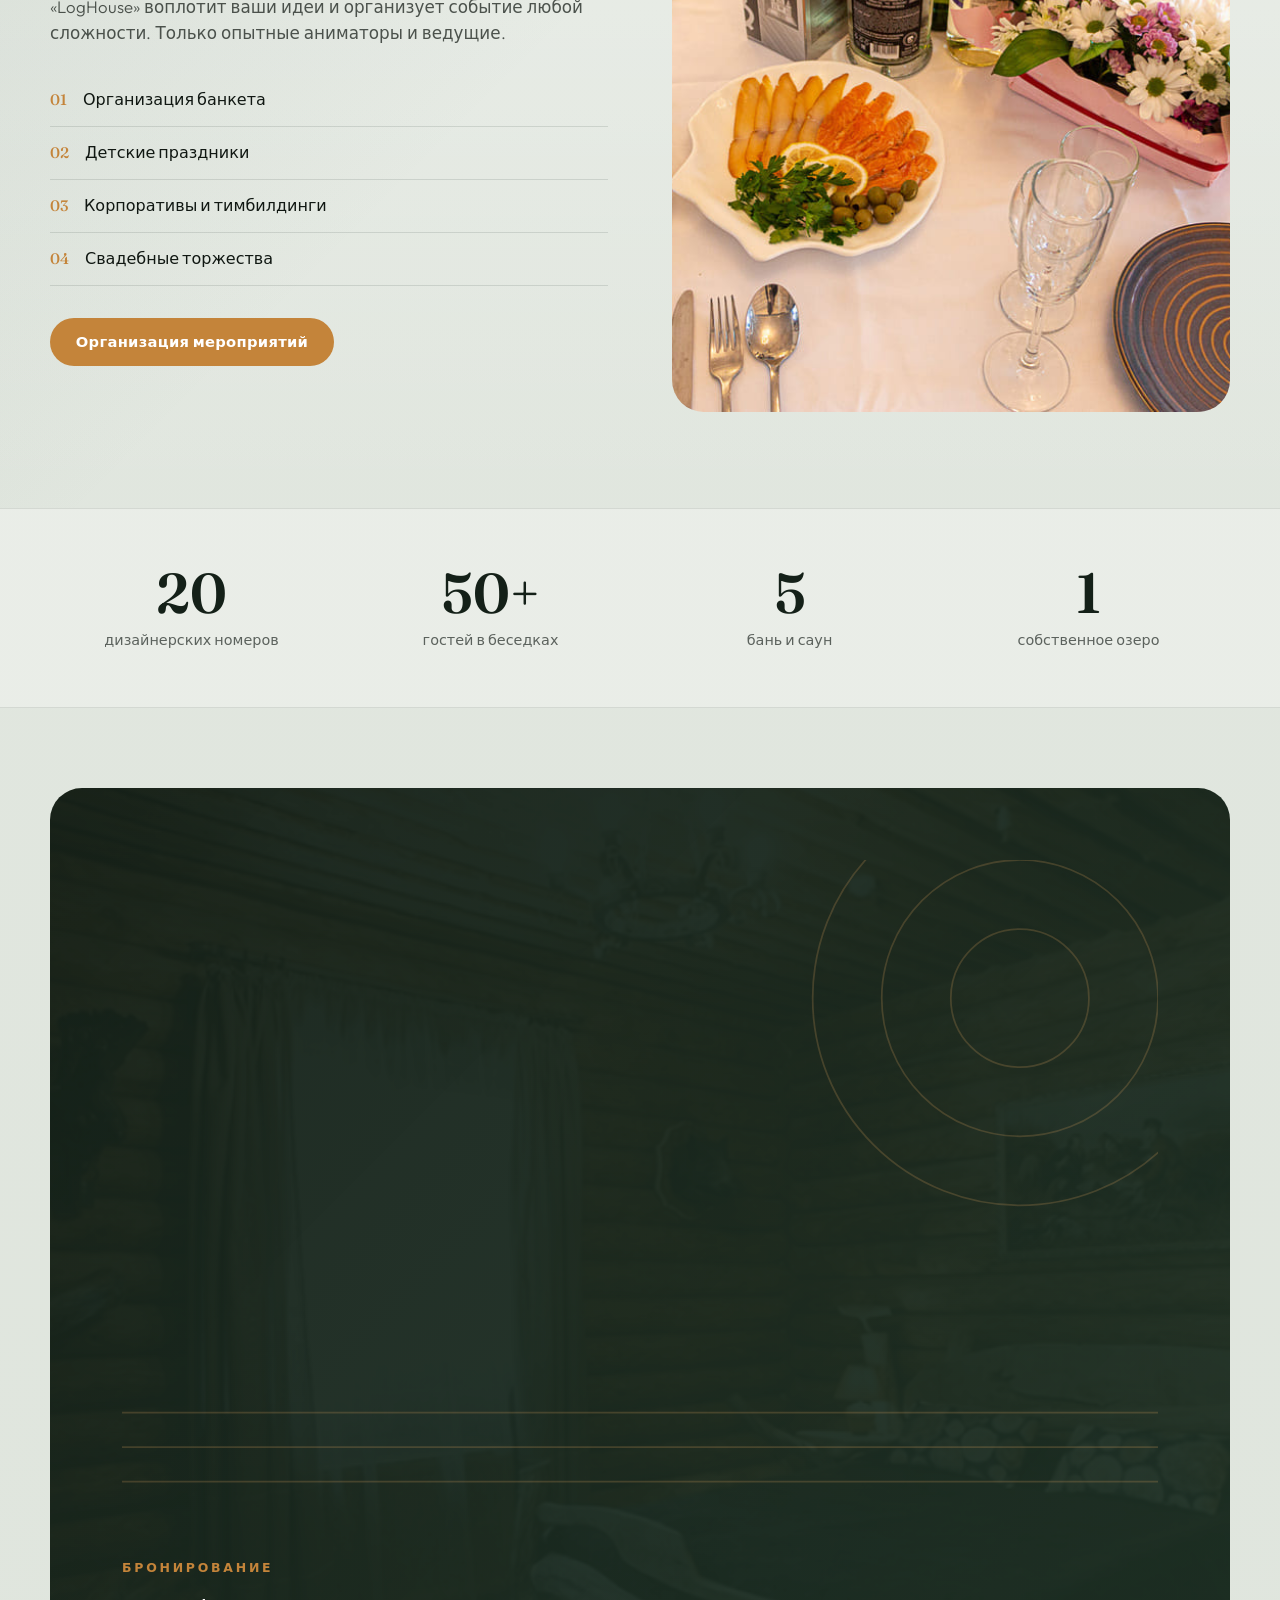
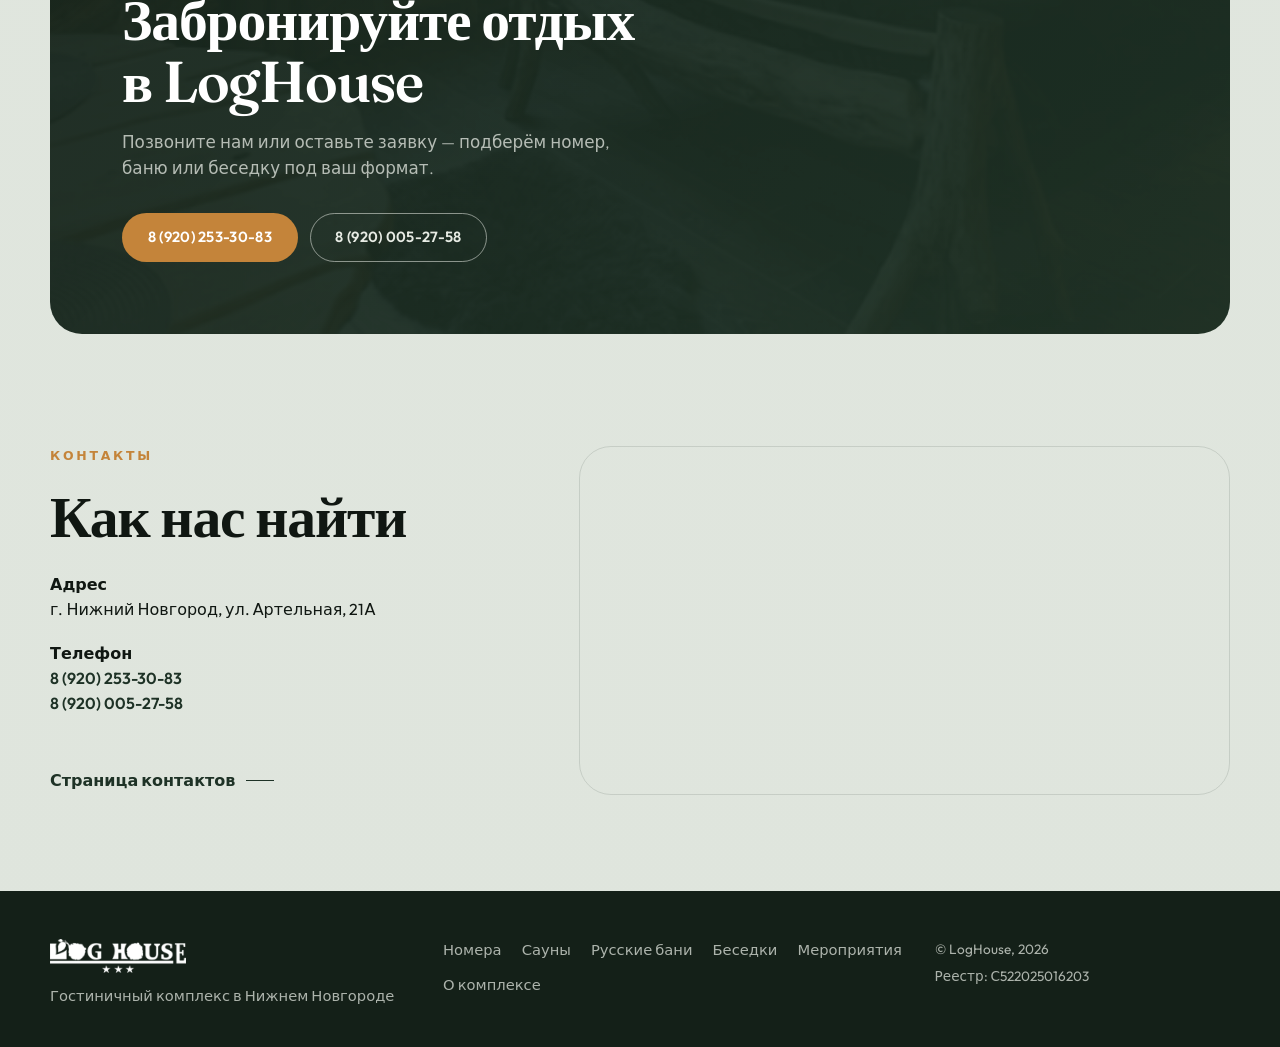
<file: 24_loghouse-nn/index.html>
<!DOCTYPE html>
<html lang="ru">
<head>
  <meta charset="UTF-8" />
  <meta name="viewport" content="width=device-width, initial-scale=1.0" />
  <title>LogHouse — гостиничный комплекс в Нижнем Новгороде</title>
  <meta name="description" content="Гостиничный комплекс LogHouse: 20 дизайнерских номеров, русские бани, сауны, беседки и шатёр. Нижний Новгород, ул. Артельная, 21А." />
  <link rel="icon" href="https://loghouse-nn.ru/sites/default/files/favicon.svg" type="image/svg+xml" />
  <link rel="preconnect" href="https://fonts.googleapis.com" />
  <link rel="preconnect" href="https://fonts.gstatic.com" crossorigin />
  <link href="https://fonts.googleapis.com/css2?family=Fraunces:opsz,wght@9..144,500;9..144,600;9..144,700&family=Outfit:wght@300;400;500;600;700&display=swap" rel="stylesheet" />
  <link rel="stylesheet" href="css/styles.css" />
</head>
<body>
  <div class="grain" aria-hidden="true"></div>
  <div class="cursor-ring" aria-hidden="true"></div>

  <header class="header" data-header>
    <div class="header__inner">
      <a class="header__logo" href="/">
        <img src="assets/img/logo.png" alt="LogHouse" width="140" height="48" />
      </a>
      <nav class="header__nav" data-nav>
        <a href="#about">О комплексе</a>
        <a href="#rooms">Номера</a>
        <a href="#wellness">Бани и сауны</a>
        <a href="#territory">Территория</a>
        <a href="#events">Мероприятия</a>
        <a href="#contact">Контакты</a>
      </nav>
      <a class="header__phone" href="tel:+79202533083">8 (920) 253-30-83</a>
      <a class="btn btn--sm" href="#booking">Забронировать</a>
      <button class="burger" type="button" aria-label="Меню" data-burger>
        <span></span><span></span>
      </button>
    </div>
  </header>

  <main>
    <!-- HERO -->
    <section class="hero" data-hero>
      <div class="hero__canvas" aria-hidden="true">
        <div class="hero__glow hero__glow--a"></div>
        <div class="hero__glow hero__glow--b"></div>
        <div class="hero__mesh"></div>
        <div class="geo geo--rings-wrap">
          <svg class="geo geo--rings" viewBox="0 0 400 400">
            <circle class="ring ring--1" cx="200" cy="200" r="60" />
            <circle class="ring ring--2" cx="200" cy="200" r="100" />
            <circle class="ring ring--3" cx="200" cy="200" r="145" />
            <circle class="ring ring--4" cx="200" cy="200" r="185" />
            <circle class="ring ring--core" cx="200" cy="200" r="18" />
          </svg>
        </div>
        <div class="geo geo--beams">
          <span></span><span></span><span></span><span></span><span></span>
        </div>
        <div class="geo geo--gable">
          <svg viewBox="0 0 240 160">
            <path d="M20 140 L120 28 L220 140 Z" />
            <path d="M70 140 V88 H170 V140" />
            <circle cx="120" cy="108" r="10" />
          </svg>
        </div>
      </div>

      <div class="hero__content">
        <p class="hero__brand">LogHouse</p>
        <h1 class="hero__title">Дом из бревна у озера</h1>
        <p class="hero__lead">Тишина садов, дизайнерские номера и настоящая русская баня — в трёх километрах от центра Нижнего Новгорода.</p>
        <div class="hero__cta">
          <a class="btn" href="#rooms">Смотреть номера</a>
          <a class="btn btn--ghost" href="#booking">Забронировать</a>
        </div>
      </div>

      <div class="hero__meta">
        <span>Нижний Новгород</span>
        <span class="dot"></span>
        <span>ул. Артельная, 21А</span>
      </div>

      <button class="hero__scroll" type="button" data-scroll-to="#features" aria-label="Дальше">
        <span></span>
      </button>
    </section>

    <!-- FEATURES -->
    <section class="features" id="features">
      <div class="container">
        <div class="features__grid">
          <article class="feature reveal" style="--d:0">
            <div class="feature__icon" aria-hidden="true">
              <svg viewBox="0 0 64 64"><rect x="8" y="28" width="48" height="10" rx="2"/><rect x="12" y="18" width="40" height="8" rx="2"/><rect x="16" y="40" width="32" height="8" rx="2"/></svg>
            </div>
            <h2>20 номеров</h2>
            <p>Каждый — в своём стиле: от лофта до охотничьего домика</p>
          </article>
          <article class="feature reveal" style="--d:1">
            <div class="feature__icon" aria-hidden="true">
              <svg viewBox="0 0 64 64"><circle cx="32" cy="32" r="18"/><circle cx="32" cy="32" r="8"/><path d="M32 8v8M32 48v8M8 32h8M48 32h8"/></svg>
            </div>
            <h2>Своё озеро</h2>
            <p>Просторная территория с зелёными садами и водой рядом</p>
          </article>
          <article class="feature reveal" style="--d:2">
            <div class="feature__icon" aria-hidden="true">
              <svg viewBox="0 0 64 64"><path d="M12 44c8-18 32-18 40 0"/><path d="M20 44c5-10 19-10 24 0"/><circle cx="32" cy="22" r="6"/></svg>
            </div>
            <h2>Бани и сауны</h2>
            <p>«Медведь», «Берлога» и три сауны для отдыха душой и телом</p>
          </article>
          <article class="feature reveal" style="--d:3">
            <div class="feature__icon" aria-hidden="true">
              <svg viewBox="0 0 64 64"><path d="M8 40 L32 12 L56 40 Z"/><rect x="22" y="40" width="20" height="14"/></svg>
            </div>
            <h2>Беседки круглый год</h2>
            <p>Летние и отапливаемые площадки на 12–50 гостей</p>
          </article>
        </div>
      </div>
      <div class="features__rail" aria-hidden="true">
        <div class="marquee" data-marquee>
          <span>бревно · озеро · баня · тишина · сад · камин · шатёр · </span>
          <span>бревно · озеро · баня · тишина · сад · камин · шатёр · </span>
        </div>
      </div>
    </section>

    <!-- ABOUT -->
    <section class="about" id="about">
      <div class="container about__grid">
        <div class="about__visual reveal">
          <div class="about__frame">
            <img src="assets/img/about1.png" alt="Территория комплекса LogHouse" />
          </div>
          <div class="about__stack">
            <img src="assets/img/berloga.jpg" alt="Банный комплекс Берлога" />
            <div class="about__badge">
              <strong data-count="3">0</strong>
              <span>км до центра</span>
            </div>
          </div>
          <svg class="about__rings" viewBox="0 0 200 200" aria-hidden="true">
            <circle cx="100" cy="100" r="70" />
            <circle cx="100" cy="100" r="50" />
            <circle cx="100" cy="100" r="30" />
          </svg>
        </div>
        <div class="about__text reveal">
          <p class="eyebrow">О комплексе</p>
          <h2>Город рядом.<br />Суета — далеко.</h2>
          <p>Отель «LogHouse» расположен в Нижнем Новгороде в окружении зелёных садов, вдалеке от магистралей. Свежий воздух и тишина — залог хорошего отдыха наших гостей.</p>
          <p>Номерной фонд — 20 дизайнерских номеров: в бревне и классические. В каждом — своя атмосфера и всё необходимое для комфортного размещения.</p>
          <a class="link-arrow" href="https://loghouse-nn.ru/about">Подробнее о комплексе</a>
        </div>
      </div>
    </section>

    <!-- ROOMS -->
    <section class="rooms" id="rooms">
      <div class="container">
        <div class="section-head reveal">
          <p class="eyebrow">Каталог номеров</p>
          <h2>Двадцать историй<br />под одной крышей</h2>
          <p>От «Монро» и «Дикого запада» до «Сакуры» и «Охотничьего домика» — выбирайте настроение, а не просто кровать.</p>
        </div>

        <div class="rooms__stage">
          <div class="rooms__featured reveal">
            <img src="assets/img/rooms-big.png" alt="Интерьер номера LogHouse" />
            <div class="rooms__featured-copy">
              <span>Избранное</span>
              <h3>Дизайнерские интерьеры</h3>
              <a class="btn btn--sm" href="https://loghouse-nn.ru/rooms">Все номера</a>
            </div>
          </div>

          <div class="rooms__list">
            <a class="room reveal" href="https://loghouse-nn.ru/rooms" style="--d:0">
              <div class="room__img"><img src="assets/img/monroe.jpg" alt="Номер Монро" /></div>
              <div class="room__body">
                <h3>Монро</h3>
                <p>2 ТВ · диван-кровать · кондиционер</p>
              </div>
            </a>
            <a class="room reveal" href="https://loghouse-nn.ru/rooms" style="--d:1">
              <div class="room__img"><img src="assets/img/blackpepper.jpg" alt="Номер BlackPepper" /></div>
              <div class="room__body">
                <h3>BlackPepper</h3>
                <p>Две спальни · чайный набор · WI-FI</p>
              </div>
            </a>
            <a class="room reveal" href="https://loghouse-nn.ru/rooms" style="--d:2">
              <div class="room__img"><img src="assets/img/wildwest.jpg" alt="Номер Дикий запад" /></div>
              <div class="room__body">
                <h3>Дикий запад</h3>
                <p>Кухня · диван-трансформер · санузел</p>
              </div>
            </a>
            <a class="room reveal" href="https://loghouse-nn.ru/rooms" style="--d:3">
              <div class="room__img"><img src="assets/img/hunter.jpg" alt="Охотничий домик" /></div>
              <div class="room__body">
                <h3>Охотничий домик</h3>
                <p>Камин · кухня · атмосфера леса</p>
              </div>
            </a>
            <a class="room reveal" href="https://loghouse-nn.ru/rooms" style="--d:4">
              <div class="room__img"><img src="assets/img/loft.jpg" alt="Номер Лофт" /></div>
              <div class="room__body">
                <h3>Лофт</h3>
                <p>Барная стойка · на 3 персоны</p>
              </div>
            </a>
            <a class="room reveal" href="https://loghouse-nn.ru/rooms" style="--d:5">
              <div class="room__img"><img src="assets/img/sakura.jpg" alt="Номер Сакура" /></div>
              <div class="room__body">
                <h3>Сакура</h3>
                <p>Японские мотивы · комфорт двоих</p>
              </div>
            </a>
          </div>
        </div>
      </div>
    </section>

    <!-- WELLNESS -->
    <section class="wellness" id="wellness">
      <div class="wellness__bg" aria-hidden="true">
        <div class="wellness__haze"></div>
        <svg class="wellness__hex" viewBox="0 0 800 600">
          <polygon points="120,80 200,40 280,80 280,160 200,200 120,160" />
          <polygon points="480,200 580,140 680,200 680,320 580,380 480,320" />
          <polygon points="80,360 140,320 200,360 200,440 140,480 80,440" />
        </svg>
      </div>
      <div class="container">
        <div class="section-head section-head--light reveal">
          <p class="eyebrow">Бани и сауны</p>
          <h2>Истопи-ка баньку.<br />Да пожарче.</h2>
          <p>Две русские бани и три сауны — для тех, кто умеет отдыхать по-настоящему.</p>
        </div>

        <div class="wellness__grid">
          <article class="well-card reveal" style="--d:0">
            <img src="assets/img/medved.jpg" alt="Баня Медведь" />
            <div class="well-card__copy">
              <h3>Баня «Медведь»</h3>
              <p>Настоящая русская баня для ценителей жаркого пара</p>
              <a href="https://loghouse-nn.ru/russkie-bani">Подробнее</a>
            </div>
          </article>
          <article class="well-card reveal" style="--d:1">
            <img src="assets/img/berloga.jpg" alt="Баня Берлога" />
            <div class="well-card__copy">
              <h3>Баня «Берлога»</h3>
              <p>Двухэтажный дом 140 м² с бассейном и джакузи</p>
              <a href="https://loghouse-nn.ru/russkie-bani">Подробнее</a>
            </div>
          </article>
          <article class="well-card reveal" style="--d:2">
            <img src="assets/img/hero-sauna.png" alt="Сауны LogHouse" />
            <div class="well-card__copy">
              <h3>Три сауны</h3>
              <p>Отдых душой и телом в уютных парных</p>
              <a href="https://loghouse-nn.ru/sauny">Подробнее</a>
            </div>
          </article>
        </div>
      </div>
    </section>

    <!-- TERRITORY -->
    <section class="territory" id="territory">
      <div class="container">
        <div class="section-head reveal">
          <p class="eyebrow">Территория</p>
          <h2>Беседки, шатёр<br />и воздух свободы</h2>
        </div>

        <div class="territory__layout">
          <a class="terra terra--large reveal" href="https://loghouse-nn.ru/besedki">
            <img src="assets/img/hero-besedka.png" alt="Беседки LogHouse" />
            <div class="terra__copy">
              <h3>Беседки</h3>
              <p>От 12 до 50 гостей — летние и отапливаемые круглый год</p>
            </div>
          </a>
          <a class="terra reveal" href="https://loghouse-nn.ru/shatyor" style="--d:1">
            <img src="assets/img/shater.jpg" alt="Шатёр LogHouse" />
            <div class="terra__copy">
              <h3>Шатёр</h3>
              <p>Веранда для ужина или торжества</p>
            </div>
          </a>
          <a class="terra reveal" href="#about" style="--d:2">
            <img src="assets/img/service2.png" alt="Кухня и территория" />
            <div class="terra__copy">
              <h3>Своя кухня</h3>
              <p>Готовьте сами или закажите банкет</p>
            </div>
          </a>
        </div>
      </div>

      <div class="timber-strip" aria-hidden="true">
        <div class="timber-strip__line" data-draw></div>
      </div>
    </section>

    <!-- ATMOSPHERE -->
    <section class="atmosphere" id="atmosphere">
      <div class="container atmosphere__head reveal">
        <p class="eyebrow">Атмосфера</p>
        <h2>Пространство,<br />в котором хочется остаться</h2>
      </div>

      <div class="atmosphere__track" data-parallax-track>
        <figure class="atm-shot" style="--x: -8%">
          <img src="assets/img/service1.png" alt="Интерьер комплекса" />
        </figure>
        <figure class="atm-shot atm-shot--tall" style="--x: 4%">
          <img src="assets/img/service3.png" alt="Зона отдыха" />
        </figure>
        <figure class="atm-shot" style="--x: -4%">
          <img src="assets/img/events.png" alt="Праздничная атмосфера" />
        </figure>
        <figure class="atm-shot atm-shot--wide" style="--x: 6%">
          <img src="assets/img/service4.png" alt="Детали пространства" />
        </figure>
      </div>

      <div class="atmosphere__geo" aria-hidden="true">
        <div class="log-stack">
          <span></span><span></span><span></span><span></span><span></span><span></span>
        </div>
      </div>
    </section>

    <!-- EVENTS -->
    <section class="events" id="events">
      <div class="container events__grid">
        <div class="events__text reveal">
          <p class="eyebrow">Мероприятия</p>
          <h2>Дни рождения,<br />свадьбы, корпоративы</h2>
          <p>«LogHouse» воплотит ваши идеи и организует событие любой сложности. Только опытные аниматоры и ведущие.</p>
          <ul class="events__list">
            <li><span>01</span> Организация банкета</li>
            <li><span>02</span> Детские праздники</li>
            <li><span>03</span> Корпоративы и тимбилдинги</li>
            <li><span>04</span> Свадебные торжества</li>
          </ul>
          <a class="btn" href="https://loghouse-nn.ru/events">Организация мероприятий</a>
        </div>
        <div class="events__visual reveal">
          <img src="assets/img/events.png" alt="Мероприятие в LogHouse" />
          <div class="events__orbit" aria-hidden="true">
            <svg viewBox="0 0 320 320">
              <circle cx="160" cy="160" r="140" />
              <circle cx="160" cy="160" r="100" />
            </svg>
          </div>
        </div>
      </div>
    </section>

    <!-- STATS -->
    <section class="stats">
      <div class="container stats__row">
        <div class="stat reveal">
          <strong><span data-count="20">0</span></strong>
          <span>дизайнерских номеров</span>
        </div>
        <div class="stat reveal" style="--d:1">
          <strong><span data-count="50">0</span>+</strong>
          <span>гостей в беседках</span>
        </div>
        <div class="stat reveal" style="--d:2">
          <strong><span data-count="5">0</span></strong>
          <span>бань и саун</span>
        </div>
        <div class="stat reveal" style="--d:3">
          <strong><span data-count="1">0</span></strong>
          <span>собственное озеро</span>
        </div>
      </div>
    </section>

    <!-- BOOKING -->
    <section class="booking" id="booking">
      <div class="booking__panel reveal">
        <div class="booking__geo" aria-hidden="true">
          <svg viewBox="0 0 600 400">
            <circle cx="520" cy="80" r="120" />
            <circle cx="520" cy="80" r="80" />
            <circle cx="520" cy="80" r="40" />
            <path d="M0 320 H600" />
            <path d="M0 340 H600" />
            <path d="M0 360 H600" />
          </svg>
        </div>
        <p class="eyebrow">Бронирование</p>
        <h2>Забронируйте отдых<br />в LogHouse</h2>
        <p>Позвоните нам или оставьте заявку — подберём номер, баню или беседку под ваш формат.</p>
        <div class="booking__actions">
          <a class="btn" href="tel:+79202533083">8 (920) 253-30-83</a>
          <a class="btn btn--ghost" href="tel:+79200052758">8 (920) 005-27-58</a>
        </div>
      </div>
    </section>

    <!-- CONTACT -->
    <section class="contact" id="contact">
      <div class="container contact__grid">
        <div class="contact__info reveal">
          <p class="eyebrow">Контакты</p>
          <h2>Как нас найти</h2>
          <address>
            <p><strong>Адрес</strong><br />г. Нижний Новгород, ул. Артельная, 21А</p>
            <p><strong>Телефон</strong><br />
              <a href="tel:+79202533083">8 (920) 253-30-83</a><br />
              <a href="tel:+79200052758">8 (920) 005-27-58</a>
            </p>
          </address>
          <a class="link-arrow" href="https://loghouse-nn.ru/kontakty">Страница контактов</a>
        </div>
        <div class="contact__map reveal">
          <iframe
            title="LogHouse на карте"
            loading="lazy"
            referrerpolicy="no-referrer-when-downgrade"
            src="https://yandex.ru/map-widget/v1/?ll=44.008193%2C56.298588&z=15&pt=44.008193,56.298588,pm2rdm"
            allowfullscreen>
          </iframe>
        </div>
      </div>
    </section>
  </main>

  <footer class="footer">
    <div class="container footer__grid">
      <div class="footer__brand">
        <img src="assets/img/logo.png" alt="LogHouse" width="120" height="40" />
        <p>Гостиничный комплекс в Нижнем Новгороде</p>
      </div>
      <nav class="footer__nav">
        <a href="https://loghouse-nn.ru/rooms">Номера</a>
        <a href="https://loghouse-nn.ru/sauny">Сауны</a>
        <a href="https://loghouse-nn.ru/russkie-bani">Русские бани</a>
        <a href="https://loghouse-nn.ru/besedki">Беседки</a>
        <a href="https://loghouse-nn.ru/events">Мероприятия</a>
        <a href="https://loghouse-nn.ru/about">О комплексе</a>
      </nav>
      <div class="footer__meta">
        <p>© LogHouse, <span data-year></span></p>
        <p>Реестр: С522025016203</p>
      </div>
    </div>
  </footer>

  <script src="js/main.js"></script>
</body>
</html>
</file>
<file: 11_tonus-life/css/styles.css>
/* =========================
   ТОНУС Life — redesign
   ========================= */

:root {
  --teal-950: #053a36;
  --teal-900: #0a5c56;
  --teal-700: #0d8f86;
  --teal-500: #12b5aa;
  --teal-400: #2fd0c4;
  --teal-100: #e6faf7;
  --teal-50: #f3fcfb;
  --pink-600: #e11d6a;
  --pink-500: #ff4d8d;
  --pink-400: #ff7aad;
  --ink: #143230;
  --ink-soft: #3d5c59;
  --muted: #6b8582;
  --line: rgba(13, 143, 134, 0.16);
  --white: #ffffff;
  --radius: 18px;
  --radius-sm: 12px;
  --shadow-soft: 0 18px 50px rgba(5, 58, 54, 0.08);
  --container: 1180px;
  --header-h: 76px;
  --font-display: "Unbounded", system-ui, sans-serif;
  --font-body: "Manrope", system-ui, sans-serif;
  --ease: cubic-bezier(0.22, 1, 0.36, 1);
}

*,
*::before,
*::after {
  box-sizing: border-box;
}

html {
  scroll-behavior: smooth;
}

body {
  margin: 0;
  font-family: var(--font-body);
  color: var(--ink);
  background:
    radial-gradient(1200px 600px at 90% -10%, rgba(47, 208, 196, 0.18), transparent 60%),
    radial-gradient(900px 500px at -10% 20%, rgba(255, 77, 141, 0.08), transparent 55%),
    linear-gradient(180deg, #f7fffd 0%, var(--teal-50) 40%, #ffffff 100%);
  line-height: 1.6;
  overflow-x: hidden;
}

img { max-width: 100%; display: block; }
a { color: inherit; text-decoration: none; }
button, input { font: inherit; }
h1, h2, h3, h4 {
  font-family: var(--font-display);
  line-height: 1.15;
  margin: 0 0 0.6em;
  letter-spacing: -0.02em;
}

p { margin: 0 0 1em; }
ul { margin: 0; padding: 0; list-style: none; }

.noise {
  pointer-events: none;
  position: fixed;
  inset: 0;
  z-index: 9999;
  opacity: 0.035;
  background-image: url("data:image/svg+xml,%3Csvg viewBox='0 0 200 200' xmlns='http://www.w3.org/2000/svg'%3E%3Cfilter id='n'%3E%3CfeTurbulence type='fractalNoise' baseFrequency='0.85' numOctaves='4' stitchTiles='stitch'/%3E%3C/filter%3E%3Crect width='100%25' height='100%25' filter='url(%23n)'/%3E%3C/svg%3E");
}

.container {
  width: min(100% - 2.5rem, var(--container));
  margin-inline: auto;
}

/* Buttons */
.btn {
  display: inline-flex;
  align-items: center;
  justify-content: center;
  gap: 0.5rem;
  min-height: 52px;
  padding: 0.85rem 1.55rem;
  border-radius: 14px;
  border: 1.5px solid transparent;
  font-weight: 700;
  font-size: 0.95rem;
  letter-spacing: 0.01em;
  cursor: pointer;
  transition: transform 0.35s var(--ease), background 0.3s ease, color 0.3s ease, border-color 0.3s ease, box-shadow 0.35s ease;
}

.btn:hover { transform: translateY(-2px); }
.btn:active { transform: translateY(0); }

.btn--primary {
  background: linear-gradient(135deg, var(--teal-500), var(--teal-700));
  color: var(--white);
  box-shadow: 0 12px 28px rgba(13, 143, 134, 0.28);
}
.btn--primary:hover {
  box-shadow: 0 16px 34px rgba(13, 143, 134, 0.35);
}

.btn--ghost {
  background: rgba(255, 255, 255, 0.14);
  color: var(--white);
  border-color: rgba(255, 255, 255, 0.35);
  backdrop-filter: blur(8px);
}
.btn--ghost:hover {
  background: rgba(255, 255, 255, 0.22);
}

.btn--pink {
  background: linear-gradient(135deg, var(--pink-500), var(--pink-600));
  color: var(--white);
  box-shadow: 0 12px 28px rgba(225, 29, 106, 0.28);
}

.btn--outline {
  background: transparent;
  color: var(--teal-700);
  border-color: rgba(13, 143, 134, 0.35);
}
.btn--outline:hover {
  background: var(--teal-100);
  border-color: var(--teal-500);
}

.btn--sm {
  min-height: 42px;
  padding: 0.55rem 1.1rem;
  font-size: 0.88rem;
  border-radius: 12px;
}

.btn--block { width: 100%; }

.text-link {
  display: inline-flex;
  align-items: center;
  gap: 0.45rem;
  margin-top: auto;
  font-weight: 700;
  color: var(--teal-700);
  transition: gap 0.3s var(--ease), color 0.3s ease;
}
.text-link span { transition: transform 0.3s var(--ease); }
.text-link:hover { color: var(--pink-600); gap: 0.7rem; }
.text-link:hover span { transform: translateX(3px); }

.eyebrow {
  display: inline-block;
  margin: 0 0 0.85rem;
  font-size: 0.78rem;
  font-weight: 700;
  letter-spacing: 0.14em;
  text-transform: uppercase;
  color: var(--teal-700);
}
.eyebrow--light { color: rgba(255, 255, 255, 0.75); }

.section {
  padding: clamp(4.5rem, 8vw, 7.5rem) 0;
  position: relative;
}

.section__title {
  font-size: clamp(1.85rem, 3.6vw, 3rem);
  font-weight: 700;
  color: var(--ink);
  max-width: 16ch;
}
.section__title--light { color: var(--white); }

.section__lead {
  color: var(--ink-soft);
  font-size: 1.05rem;
  max-width: 42ch;
  margin: 0;
}

.section__head {
  margin-bottom: clamp(2rem, 4vw, 3.2rem);
}
.section__head--center {
  text-align: center;
}
.section__head--center .section__title,
.section__head--center .section__lead {
  margin-inline: auto;
}
.section__head--row {
  display: flex;
  align-items: end;
  justify-content: space-between;
  gap: 2rem;
  flex-wrap: wrap;
}

/* Reveal */
.reveal {
  opacity: 0;
  transform: translateY(28px);
  transition: opacity 0.8s var(--ease), transform 0.8s var(--ease);
}
.reveal.is-visible {
  opacity: 1;
  transform: none;
}
.reveal-delay-1 { transition-delay: 0.1s; }
.reveal-delay-2 { transition-delay: 0.2s; }
.reveal-delay-3 { transition-delay: 0.3s; }
.reveal-delay-4 { transition-delay: 0.4s; }

/* Header */
.header {
  position: fixed;
  inset: 0 0 auto 0;
  z-index: 100;
  height: var(--header-h);
  transition: background 0.35s ease, box-shadow 0.35s ease, backdrop-filter 0.35s ease;
}
.header.is-scrolled {
  background: rgba(247, 255, 253, 0.88);
  backdrop-filter: blur(14px);
  box-shadow: 0 8px 30px rgba(5, 58, 54, 0.06);
}
.header__inner {
  width: min(100% - 2rem, var(--container));
  margin: 0 auto;
  height: 100%;
  display: flex;
  align-items: center;
  justify-content: space-between;
  gap: 1.5rem;
}

.logo {
  display: grid;
  grid-template-columns: auto auto;
  grid-template-rows: auto auto;
  column-gap: 0.35rem;
  align-items: end;
  line-height: 1;
}
.logo__tonus {
  font-family: var(--font-display);
  font-weight: 800;
  font-size: 1.25rem;
  color: var(--teal-700);
  letter-spacing: -0.03em;
}
.logo__life {
  font-family: var(--font-display);
  font-weight: 600;
  font-size: 1.25rem;
  color: var(--pink-500);
  font-style: italic;
}
.logo__sub {
  grid-column: 1 / -1;
  font-size: 0.58rem;
  letter-spacing: 0.16em;
  text-transform: uppercase;
  color: var(--muted);
  font-weight: 600;
  margin-top: 0.2rem;
}
.logo--footer .logo__tonus,
.logo--footer .logo__life { font-size: 1.4rem; }

.nav {
  display: flex;
  gap: 1.35rem;
}
.nav a {
  font-size: 0.86rem;
  font-weight: 650;
  color: var(--ink-soft);
  position: relative;
  padding: 0.25rem 0;
  transition: color 0.25s ease;
}
.nav a::after {
  content: "";
  position: absolute;
  left: 0;
  bottom: -2px;
  width: 100%;
  height: 2px;
  background: linear-gradient(90deg, var(--teal-500), var(--pink-500));
  transform: scaleX(0);
  transform-origin: left;
  transition: transform 0.35s var(--ease);
}
.nav a:hover { color: var(--teal-700); }
.nav a:hover::after { transform: scaleX(1); }

.header__actions {
  display: flex;
  align-items: center;
  gap: 0.85rem;
}
.header__phone {
  font-weight: 700;
  color: var(--teal-900);
  white-space: nowrap;
  font-size: 0.92rem;
}

.burger {
  display: none;
  width: 44px;
  height: 44px;
  border: 0;
  background: transparent;
  padding: 10px;
  cursor: pointer;
}
.burger span {
  display: block;
  height: 2px;
  margin: 6px 0;
  background: var(--teal-900);
  border-radius: 2px;
  transition: 0.3s ease;
}
.burger.is-open span:nth-child(1) { transform: translateY(8px) rotate(45deg); }
.burger.is-open span:nth-child(2) { opacity: 0; }
.burger.is-open span:nth-child(3) { transform: translateY(-8px) rotate(-45deg); }

/* Hero */
.hero {
  position: relative;
  min-height: 100vh;
  min-height: 100dvh;
  display: grid;
  align-items: end;
  padding: calc(var(--header-h) + 2rem) 0 5rem;
  color: var(--white);
  overflow: hidden;
}

.hero__bg {
  position: absolute;
  inset: 0;
  z-index: 0;
}
.hero__gradient {
  position: absolute;
  inset: 0;
  background:
    linear-gradient(125deg, #067a72 0%, #0fb8ab 42%, #0a9e96 68%, #086860 100%);
}
.hero__mesh {
  position: absolute;
  inset: 0;
  background:
    radial-gradient(ellipse 50% 40% at 75% 30%, rgba(255, 77, 141, 0.28), transparent 70%),
    radial-gradient(ellipse 40% 50% at 15% 80%, rgba(255, 255, 255, 0.18), transparent 65%),
    linear-gradient(180deg, transparent 55%, rgba(5, 58, 54, 0.35) 100%);
  animation: meshShift 14s ease-in-out infinite alternate;
}
.hero__geo {
  position: absolute;
  inset: 0;
  width: 100%;
  height: 100%;
  opacity: 0.95;
}

.geo-float { transform-origin: center; }
.geo-float--1 { animation: floatA 9s ease-in-out infinite; }
.geo-float--2 { animation: floatB 11s ease-in-out infinite; }
.geo-float--3 { animation: floatA 13s ease-in-out infinite reverse; }
.geo-float--4 { animation: floatB 10s ease-in-out infinite reverse; }

.pulse-ring {
  transform-origin: 1050px 560px;
  animation: pulse 2.8s ease-out infinite;
}
.geo-line {
  stroke-dashoffset: 0;
  animation: dash 18s linear infinite;
}

.hero__content {
  position: relative;
  z-index: 2;
  width: min(100% - 2.5rem, var(--container));
  margin: 0 auto;
  padding-bottom: 1rem;
}

.hero__brand {
  font-family: var(--font-display);
  font-size: clamp(2.4rem, 7vw, 5.2rem);
  font-weight: 800;
  letter-spacing: -0.04em;
  margin: 0 0 1rem;
  line-height: 0.95;
}
.hero__brand::after {
  content: "";
  display: inline-block;
  width: 0.55em;
  height: 0.55em;
  margin-left: 0.15em;
  border-radius: 4px;
  background: var(--pink-500);
  transform: translateY(-0.15em) rotate(12deg);
  animation: brandDot 3.5s ease-in-out infinite;
}

.hero__title {
  font-size: clamp(1.6rem, 3.5vw, 2.6rem);
  font-weight: 600;
  max-width: 14ch;
  margin-bottom: 1rem;
  color: rgba(255, 255, 255, 0.95);
}

.hero__lead {
  max-width: 38ch;
  font-size: clamp(1rem, 1.5vw, 1.15rem);
  color: rgba(255, 255, 255, 0.86);
  margin-bottom: 2rem;
}

.hero__cta {
  display: flex;
  flex-wrap: wrap;
  gap: 0.9rem;
}

.hero__scroll {
  position: absolute;
  left: 50%;
  bottom: 1.6rem;
  z-index: 3;
  width: 28px;
  height: 44px;
  border: 1.5px solid rgba(255, 255, 255, 0.45);
  border-radius: 20px;
  transform: translateX(-50%);
}
.hero__scroll span {
  position: absolute;
  left: 50%;
  top: 8px;
  width: 5px;
  height: 5px;
  margin-left: -2.5px;
  border-radius: 50%;
  background: var(--white);
  animation: scrollDot 1.8s var(--ease) infinite;
}

/* Stats */
.stats {
  margin-top: -2.5rem;
  position: relative;
  z-index: 4;
  padding: 0 0 1rem;
}
.stats__grid {
  display: grid;
  grid-template-columns: repeat(4, 1fr);
  gap: 1rem;
  padding: 1.6rem;
  background: rgba(255, 255, 255, 0.92);
  border: 1px solid var(--line);
  border-radius: calc(var(--radius) + 4px);
  box-shadow: var(--shadow-soft);
  backdrop-filter: blur(10px);
}
.stat {
  padding: 0.75rem 1rem;
  border-left: 1px solid var(--line);
}
.stat:first-child { border-left: 0; }
.stat__num {
  font-family: var(--font-display);
  font-size: clamp(1.8rem, 3vw, 2.5rem);
  font-weight: 700;
  color: var(--teal-700);
  letter-spacing: -0.03em;
  line-height: 1;
  margin-bottom: 0.45rem;
}
.stat__label {
  font-size: 0.9rem;
  color: var(--muted);
  font-weight: 500;
}

/* Directions */
.directions__grid {
  display: grid;
  grid-template-columns: repeat(3, 1fr);
  gap: 1.25rem;
}
.direction {
  display: flex;
  flex-direction: column;
  gap: 0.85rem;
  padding: 1.75rem 1.6rem 1.5rem;
  border-radius: var(--radius);
  background: linear-gradient(165deg, #ffffff 0%, #f3fffc 100%);
  border: 1px solid var(--line);
  min-height: 320px;
  transition: transform 0.4s var(--ease), border-color 0.3s ease, box-shadow 0.4s ease;
  position: relative;
  overflow: hidden;
}
.direction:hover {
  transform: translateY(-6px);
  border-color: rgba(18, 181, 170, 0.4);
  box-shadow: var(--shadow-soft);
}
.direction--accent {
  background: linear-gradient(160deg, #0d8f86 0%, #0a6f69 100%);
  color: var(--white);
  border-color: transparent;
}
.direction--accent .text-link { color: #fff; }
.direction--accent .text-link:hover { color: #ffd0e2; }
.direction__geo {
  width: 64px;
  height: 64px;
  color: var(--teal-500);
  margin-bottom: 0.4rem;
}
.direction--accent .direction__geo { color: rgba(255, 255, 255, 0.85); }
.direction h3 {
  font-size: 1.2rem;
  margin: 0;
}
.direction p {
  color: inherit;
  opacity: 0.85;
  margin: 0;
  font-size: 0.98rem;
}

/* About */
.about__grid {
  display: grid;
  grid-template-columns: 1.05fr 1fr;
  gap: clamp(2rem, 5vw, 4.5rem);
  align-items: center;
}
.about__frame {
  position: relative;
  aspect-ratio: 1 / 1.05;
  border-radius: 28px;
  background:
    linear-gradient(145deg, rgba(18, 181, 170, 0.18), rgba(255, 77, 141, 0.1)),
    linear-gradient(180deg, #dff8f4, #ffffff);
  border: 1px solid var(--line);
  overflow: hidden;
}
.about__shape {
  position: absolute;
  border-radius: 18px;
  border: 1.5px solid rgba(13, 143, 134, 0.35);
  background: rgba(255, 255, 255, 0.45);
  backdrop-filter: blur(4px);
}
.about__shape--1 {
  width: 46%;
  height: 38%;
  top: 12%;
  left: 12%;
  transform: rotate(-8deg);
  animation: floatA 8s ease-in-out infinite;
}
.about__shape--2 {
  width: 34%;
  height: 34%;
  right: 12%;
  top: 28%;
  border-radius: 50%;
  border-color: rgba(255, 77, 141, 0.4);
  background: rgba(255, 77, 141, 0.12);
  animation: floatB 10s ease-in-out infinite;
}
.about__shape--3 {
  width: 42%;
  height: 28%;
  left: 22%;
  bottom: 14%;
  transform: rotate(12deg);
  background: linear-gradient(135deg, rgba(18, 181, 170, 0.35), rgba(255, 255, 255, 0.5));
  animation: floatA 12s ease-in-out infinite reverse;
}
.about__badge {
  position: absolute;
  right: 8%;
  bottom: 10%;
  z-index: 2;
  padding: 1rem 1.15rem;
  background: var(--white);
  border-radius: 16px;
  box-shadow: var(--shadow-soft);
  display: grid;
  gap: 0.15rem;
}
.about__badge strong {
  font-family: var(--font-display);
  font-size: 1.8rem;
  color: var(--pink-500);
  line-height: 1;
}
.about__badge span {
  font-size: 0.78rem;
  color: var(--muted);
  max-width: 12ch;
}
.about__content .section__title { max-width: 18ch; }
.about__content p { color: var(--ink-soft); }
.about__list {
  display: grid;
  gap: 0.75rem;
  margin-top: 1.5rem;
}
.about__list li {
  position: relative;
  padding-left: 1.6rem;
  font-weight: 600;
  color: var(--teal-900);
}
.about__list li::before {
  content: "";
  position: absolute;
  left: 0;
  top: 0.45em;
  width: 0.7rem;
  height: 0.7rem;
  border-radius: 3px;
  background: linear-gradient(135deg, var(--teal-500), var(--pink-500));
  transform: rotate(12deg);
}

/* Tech */
.tech {
  background: linear-gradient(135deg, #064e49 0%, #0a7a72 45%, #0b5f5a 100%);
  color: var(--white);
  overflow: hidden;
}
.tech__bg {
  position: absolute;
  inset: 0;
  pointer-events: none;
}
.tech__rings {
  position: absolute;
  right: -8%;
  top: 50%;
  width: min(620px, 55vw);
  aspect-ratio: 1;
  transform: translateY(-50%);
}
.tech__rings span {
  position: absolute;
  inset: 0;
  border: 1px solid rgba(255, 255, 255, 0.14);
  border-radius: 50%;
  animation: ringPulse 8s ease-in-out infinite;
}
.tech__rings span:nth-child(2) {
  inset: 12%;
  animation-delay: -2s;
  border-color: rgba(255, 77, 141, 0.25);
}
.tech__rings span:nth-child(3) {
  inset: 26%;
  animation-delay: -4s;
}

.tech__inner {
  display: grid;
  grid-template-columns: 1.15fr 0.85fr;
  gap: 3rem;
  align-items: center;
  position: relative;
  z-index: 1;
}
.tech__lead {
  color: rgba(255, 255, 255, 0.82);
  max-width: 42ch;
  font-size: 1.05rem;
}
.tech__points {
  display: grid;
  gap: 1.15rem;
  margin-top: 2rem;
}
.tech__point {
  display: grid;
  grid-template-columns: 48px 1fr;
  gap: 1rem;
  align-items: start;
}
.tech__point strong {
  display: block;
  font-family: var(--font-display);
  font-size: 1rem;
  margin-bottom: 0.25rem;
}
.tech__point p {
  margin: 0;
  color: rgba(255, 255, 255, 0.72);
  font-size: 0.95rem;
}
.tech__icon {
  width: 48px;
  height: 48px;
  border-radius: 14px;
  border: 1px solid rgba(255, 255, 255, 0.25);
  background:
    linear-gradient(135deg, rgba(255, 255, 255, 0.12), transparent),
    radial-gradient(circle at 30% 30%, rgba(255, 77, 141, 0.45), transparent 60%);
  position: relative;
}
.tech__icon::after {
  content: "";
  position: absolute;
  inset: 14px;
  border: 1.5px solid rgba(255, 255, 255, 0.7);
  border-radius: 50%;
}
.tech__icon--2::after {
  border-radius: 4px;
  transform: rotate(18deg);
}
.tech__icon--3::after {
  inset: 12px 16px;
  border-radius: 2px;
  clip-path: polygon(50% 0, 100% 100%, 0 100%);
  border: 0;
  background: rgba(255, 255, 255, 0.7);
}

.mri {
  position: relative;
  width: min(100%, 380px);
  aspect-ratio: 1;
  margin-inline: auto;
}
.mri__core {
  position: absolute;
  inset: 12%;
  border-radius: 50%;
  background:
    radial-gradient(circle at 40% 35%, rgba(255, 255, 255, 0.35), transparent 45%),
    conic-gradient(from 210deg, rgba(18, 181, 170, 0.1), rgba(255, 77, 141, 0.45), rgba(255, 255, 255, 0.2), rgba(18, 181, 170, 0.15));
  border: 1px solid rgba(255, 255, 255, 0.25);
  box-shadow: inset 0 0 40px rgba(0, 0, 0, 0.15);
  animation: spinSlow 18s linear infinite;
}
.mri__core::before {
  content: "";
  position: absolute;
  inset: 22%;
  border-radius: 50%;
  background: rgba(6, 78, 73, 0.75);
  border: 1px solid rgba(255, 255, 255, 0.2);
}
.mri__scan {
  position: absolute;
  left: 18%;
  right: 18%;
  top: 50%;
  height: 2px;
  background: linear-gradient(90deg, transparent, #fff, var(--pink-400), #fff, transparent);
  box-shadow: 0 0 18px rgba(255, 77, 141, 0.65);
  animation: scanMove 3.2s ease-in-out infinite;
}
.mri__label {
  position: absolute;
  inset: 0;
  display: grid;
  place-items: center;
  font-family: var(--font-display);
  font-size: 2.4rem;
  font-weight: 700;
  z-index: 2;
  letter-spacing: -0.04em;
}

/* Process */
.process__track {
  display: grid;
  grid-template-columns: repeat(4, 1fr);
  gap: 1.25rem;
  position: relative;
}
.process__line {
  position: absolute;
  top: 28px;
  left: 4%;
  right: 4%;
  height: 1px;
  background: linear-gradient(90deg, transparent, var(--teal-400), var(--pink-400), transparent);
  opacity: 0.5;
}
.process__step {
  position: relative;
  padding: 1.4rem 1.1rem 1.2rem;
  border-radius: var(--radius);
  background: rgba(255, 255, 255, 0.72);
  border: 1px solid var(--line);
}
.process__num {
  font-family: var(--font-display);
  font-size: 1.4rem;
  color: var(--pink-500);
  margin-bottom: 0.9rem;
}
.process__step h3 {
  font-size: 1.15rem;
  margin-bottom: 0.5rem;
}
.process__step p {
  margin: 0;
  color: var(--ink-soft);
  font-size: 0.95rem;
}

/* Doctors */
.doctors {
  background:
    radial-gradient(700px 320px at 10% 0%, rgba(18, 181, 170, 0.1), transparent 60%),
    linear-gradient(180deg, transparent, rgba(230, 250, 247, 0.7));
}
.doctors__grid {
  display: grid;
  grid-template-columns: repeat(4, 1fr);
  gap: 1.15rem;
}
.doctor {
  display: flex;
  flex-direction: column;
  gap: 0.85rem;
  padding: 1.25rem;
  border-radius: var(--radius);
  background: var(--white);
  border: 1px solid var(--line);
  transition: transform 0.35s var(--ease), box-shadow 0.35s ease;
}
.doctor:hover {
  transform: translateY(-5px);
  box-shadow: var(--shadow-soft);
}
.doctor__photo {
  aspect-ratio: 1 / 1.05;
  border-radius: 16px;
  display: grid;
  place-items: center;
  position: relative;
  overflow: hidden;
}
.doctor__photo--1 { background: linear-gradient(145deg, #b8f0ea, #7ad8cf); }
.doctor__photo--2 { background: linear-gradient(145deg, #ffd0e2, #ff9cc0); }
.doctor__photo--3 { background: linear-gradient(145deg, #c9f5ef, #ffe0ec); }
.doctor__photo--4 { background: linear-gradient(145deg, #9fe4dc, #67cfc4); }
.doctor__photo::after {
  content: "";
  position: absolute;
  width: 55%;
  height: 55%;
  border: 1.5px solid rgba(255, 255, 255, 0.55);
  border-radius: 18px;
  transform: rotate(18deg);
}
.doctor__initials {
  position: relative;
  z-index: 1;
  font-family: var(--font-display);
  font-size: 1.8rem;
  font-weight: 700;
  color: rgba(255, 255, 255, 0.92);
}
.doctor h3 {
  font-size: 1.02rem;
  margin: 0;
}
.doctor p {
  margin: 0;
  color: var(--muted);
  font-size: 0.88rem;
  flex: 1;
}

/* Reviews */
.reviews {
  background: linear-gradient(180deg, #ffffff 0%, #eefaf8 100%);
}
.reviews__slider {
  position: relative;
  min-height: 280px;
}
.review {
  position: absolute;
  inset: 0;
  opacity: 0;
  transform: translateX(24px);
  pointer-events: none;
  transition: opacity 0.55s var(--ease), transform 0.55s var(--ease);
  padding: clamp(1.5rem, 3vw, 2.5rem);
  border-radius: 24px;
  background: var(--white);
  border: 1px solid var(--line);
  box-shadow: var(--shadow-soft);
  display: flex;
  flex-direction: column;
}
.review.is-active {
  opacity: 1;
  transform: none;
  pointer-events: auto;
  position: relative;
}
.review__quote {
  font-family: var(--font-display);
  font-size: 4rem;
  line-height: 0.8;
  color: var(--pink-500);
  opacity: 0.7;
  margin-bottom: 0.5rem;
}
.review p {
  font-size: clamp(1.05rem, 2vw, 1.3rem);
  color: var(--ink);
  max-width: 55ch;
  flex: 1;
}
.review footer {
  display: grid;
  gap: 0.2rem;
  margin-top: 1.5rem;
}
.review footer strong {
  font-family: var(--font-display);
  font-size: 0.95rem;
}
.review footer span {
  color: var(--muted);
  font-size: 0.88rem;
}
.reviews__controls {
  display: flex;
  align-items: center;
  justify-content: center;
  gap: 1rem;
  margin-top: 1.5rem;
}
.reviews__btn {
  width: 48px;
  height: 48px;
  border-radius: 14px;
  border: 1px solid var(--line);
  background: var(--white);
  color: var(--teal-700);
  font-size: 1.2rem;
  cursor: pointer;
  transition: background 0.25s ease, transform 0.25s ease;
}
.reviews__btn:hover {
  background: var(--teal-100);
  transform: translateY(-2px);
}
.reviews__dots {
  display: flex;
  gap: 0.45rem;
}
.reviews__dots button {
  width: 9px;
  height: 9px;
  border-radius: 50%;
  border: 0;
  background: rgba(13, 143, 134, 0.25);
  cursor: pointer;
  padding: 0;
  transition: transform 0.25s ease, background 0.25s ease;
}
.reviews__dots button.is-active {
  background: var(--pink-500);
  transform: scale(1.25);
}

/* Promo */
.promo__grid {
  display: grid;
  grid-template-columns: repeat(3, 1fr);
  gap: 1.2rem;
}
.promo-card {
  position: relative;
  overflow: hidden;
  display: flex;
  flex-direction: column;
  gap: 0.8rem;
  min-height: 280px;
  padding: 1.6rem;
  border-radius: var(--radius);
  background: var(--white);
  border: 1px solid var(--line);
  transition: transform 0.35s var(--ease), box-shadow 0.35s ease;
}
.promo-card:hover {
  transform: translateY(-5px);
  box-shadow: var(--shadow-soft);
}
.promo-card__geo {
  position: absolute;
  right: -20px;
  top: -20px;
  width: 120px;
  height: 120px;
  border-radius: 24px;
  background: linear-gradient(135deg, rgba(18, 181, 170, 0.2), rgba(18, 181, 170, 0.02));
  transform: rotate(18deg);
}
.promo-card__geo--2 {
  background: linear-gradient(135deg, rgba(255, 77, 141, 0.22), rgba(255, 77, 141, 0.02));
  border-radius: 50%;
}
.promo-card__geo--3 {
  clip-path: polygon(50% 0, 100% 38%, 82% 100%, 18% 100%, 0 38%);
  border-radius: 0;
}
.promo-card time {
  position: relative;
  font-size: 0.8rem;
  font-weight: 700;
  letter-spacing: 0.08em;
  text-transform: uppercase;
  color: var(--pink-600);
}
.promo-card h3 {
  position: relative;
  font-size: 1.15rem;
  margin: 0;
}
.promo-card p {
  position: relative;
  margin: 0;
  color: var(--ink-soft);
  flex: 1;
}

/* Loyalty */
.loyalty {
  background:
    linear-gradient(120deg, #0b6f69 0%, #12b5aa 48%, #0d8f86 100%);
  overflow: hidden;
}
.loyalty__inner {
  display: grid;
  grid-template-columns: 1.2fr 0.8fr;
  gap: 2rem;
  align-items: center;
  position: relative;
}
.loyalty__lead {
  color: rgba(255, 255, 255, 0.85);
  max-width: 40ch;
  font-size: 1.08rem;
}
.loyalty__visual {
  position: relative;
  min-height: 280px;
  display: grid;
  place-items: center;
}
.loyalty__orb {
  position: absolute;
  width: 260px;
  height: 260px;
  border-radius: 40% 60% 55% 45%;
  background: radial-gradient(circle at 30% 30%, rgba(255, 255, 255, 0.35), rgba(255, 77, 141, 0.35) 55%, transparent 70%);
  filter: blur(2px);
  animation: morph 8s ease-in-out infinite;
}
.loyalty__card {
  position: relative;
  z-index: 1;
  width: min(100%, 240px);
  aspect-ratio: 1.55 / 1;
  border-radius: 20px;
  padding: 1.3rem;
  display: flex;
  flex-direction: column;
  justify-content: space-between;
  color: var(--white);
  background: linear-gradient(145deg, rgba(255, 255, 255, 0.22), rgba(255, 255, 255, 0.05));
  border: 1.5px solid rgba(255, 255, 255, 0.35);
  backdrop-filter: blur(10px);
  box-shadow: 0 20px 40px rgba(5, 58, 54, 0.2);
  transform: rotate(-6deg);
  animation: cardTilt 6s ease-in-out infinite;
}
.loyalty__card span {
  font-size: 0.75rem;
  letter-spacing: 0.16em;
  font-weight: 700;
}
.loyalty__card strong {
  font-family: var(--font-display);
  font-size: 3rem;
  line-height: 1;
}
.loyalty__card small {
  font-size: 0.9rem;
  opacity: 0.85;
}

/* Appointment */
.appointment__grid {
  display: grid;
  grid-template-columns: 1fr 1fr;
  gap: clamp(2rem, 5vw, 4rem);
  align-items: start;
}
.appointment__contacts {
  margin-top: 1.5rem;
  display: grid;
  gap: 0.35rem;
}
.appointment__contacts a {
  font-family: var(--font-display);
  font-size: 1.4rem;
  color: var(--teal-700);
  font-weight: 700;
}
.appointment__contacts p {
  margin: 0;
  color: var(--muted);
}

.form {
  display: grid;
  gap: 1rem;
  padding: 1.75rem;
  border-radius: 22px;
  background: var(--white);
  border: 1px solid var(--line);
  box-shadow: var(--shadow-soft);
}
.form__field {
  display: grid;
  gap: 0.4rem;
}
.form__field label {
  font-size: 0.85rem;
  font-weight: 700;
  color: var(--teal-900);
}
.form__field input {
  width: 100%;
  min-height: 52px;
  padding: 0.8rem 1rem;
  border-radius: 12px;
  border: 1.5px solid rgba(13, 143, 134, 0.2);
  background: var(--teal-50);
  color: var(--ink);
  outline: none;
  transition: border-color 0.25s ease, box-shadow 0.25s ease;
}
.form__field input:focus {
  border-color: var(--teal-500);
  box-shadow: 0 0 0 4px rgba(18, 181, 170, 0.15);
}
.form__check {
  display: grid;
  grid-template-columns: 20px 1fr;
  gap: 0.7rem;
  align-items: start;
  font-size: 0.86rem;
  color: var(--ink-soft);
  cursor: pointer;
}
.form__check input {
  margin-top: 0.2rem;
  accent-color: var(--teal-500);
}
.form__note {
  margin: 0;
  padding: 0.85rem 1rem;
  border-radius: 12px;
  background: var(--teal-100);
  color: var(--teal-900);
  font-weight: 600;
  font-size: 0.92rem;
}

/* Contacts */
.contacts__grid {
  display: grid;
  grid-template-columns: 1fr 1fr;
  gap: 2rem;
  align-items: center;
}
.contacts__list {
  display: grid;
  gap: 1.1rem;
  margin-top: 1.5rem;
}
.contacts__item {
  display: grid;
  gap: 0.2rem;
  padding-bottom: 1rem;
  border-bottom: 1px solid var(--line);
}
.contacts__item span {
  font-size: 0.78rem;
  letter-spacing: 0.1em;
  text-transform: uppercase;
  color: var(--muted);
  font-weight: 700;
}
.contacts__item strong,
.contacts__item a {
  font-size: 1.1rem;
  color: var(--ink);
}
.contacts__map {
  min-height: 340px;
  border-radius: 24px;
  background:
    linear-gradient(145deg, rgba(18, 181, 170, 0.15), rgba(255, 77, 141, 0.08)),
    repeating-linear-gradient(90deg, rgba(13, 143, 134, 0.06) 0 1px, transparent 1px 48px),
    repeating-linear-gradient(0deg, rgba(13, 143, 134, 0.06) 0 1px, transparent 1px 48px),
    #e8f8f5;
  border: 1px solid var(--line);
  display: grid;
  place-items: center;
  position: relative;
  overflow: hidden;
}
.contacts__map-inner {
  text-align: center;
  padding: 1.5rem;
  background: rgba(255, 255, 255, 0.88);
  border-radius: 18px;
  border: 1px solid var(--line);
  box-shadow: var(--shadow-soft);
  position: relative;
}
.contacts__pin {
  width: 16px;
  height: 16px;
  margin: 0 auto 0.75rem;
  border-radius: 50% 50% 50% 0;
  background: var(--pink-500);
  transform: rotate(-45deg);
  animation: pinBounce 2.2s ease-in-out infinite;
}
.contacts__map-inner p {
  margin: 0;
  font-family: var(--font-display);
  font-weight: 700;
}
.contacts__map-inner span {
  color: var(--muted);
  font-size: 0.9rem;
}

/* Footer */
.footer {
  background: var(--teal-950);
  color: rgba(255, 255, 255, 0.78);
  padding-top: 3.5rem;
}
.footer__inner {
  display: grid;
  grid-template-columns: 1.1fr 2fr;
  gap: 2.5rem;
  padding-bottom: 2.5rem;
}
.footer__brand p {
  margin-top: 0.9rem;
  max-width: 28ch;
}
.footer .logo__tonus { color: #7ad8cf; }
.footer .logo__life { color: var(--pink-400); }
.footer__cols {
  display: grid;
  grid-template-columns: repeat(3, 1fr);
  gap: 1.5rem;
}
.footer__cols h4 {
  color: var(--white);
  font-size: 0.95rem;
  margin-bottom: 1rem;
}
.footer__cols a,
.footer__cols span {
  display: block;
  margin-bottom: 0.55rem;
  font-size: 0.92rem;
  transition: color 0.25s ease;
}
.footer__cols a:hover { color: var(--pink-400); }
.footer__bottom {
  border-top: 1px solid rgba(255, 255, 255, 0.1);
  padding: 1.1rem 0 1.4rem;
  font-size: 0.85rem;
  color: rgba(255, 255, 255, 0.5);
}

/* Animations */
@keyframes floatA {
  0%, 100% { transform: translateY(0) rotate(0deg); }
  50% { transform: translateY(-16px) rotate(2deg); }
}
@keyframes floatB {
  0%, 100% { transform: translateY(0) translateX(0); }
  50% { transform: translateY(12px) translateX(8px); }
}
@keyframes pulse {
  0% { transform: scale(1); opacity: 0.7; }
  100% { transform: scale(4.5); opacity: 0; }
}
@keyframes dash {
  to { stroke-dashoffset: -400; }
}
@keyframes meshShift {
  from { transform: scale(1) translate(0, 0); }
  to { transform: scale(1.06) translate(-2%, 1%); }
}
@keyframes brandDot {
  0%, 100% { transform: translateY(-0.15em) rotate(12deg) scale(1); }
  50% { transform: translateY(-0.25em) rotate(22deg) scale(1.08); }
}
@keyframes scrollDot {
  0% { transform: translateY(0); opacity: 1; }
  100% { transform: translateY(18px); opacity: 0; }
}
@keyframes ringPulse {
  0%, 100% { transform: scale(1); opacity: 0.7; }
  50% { transform: scale(1.06); opacity: 1; }
}
@keyframes spinSlow {
  to { transform: rotate(360deg); }
}
@keyframes scanMove {
  0%, 100% { transform: translateY(-70px); opacity: 0.35; }
  50% { transform: translateY(70px); opacity: 1; }
}
@keyframes morph {
  0%, 100% { border-radius: 40% 60% 55% 45%; transform: rotate(0deg); }
  50% { border-radius: 55% 45% 40% 60%; transform: rotate(18deg); }
}
@keyframes cardTilt {
  0%, 100% { transform: rotate(-6deg) translateY(0); }
  50% { transform: rotate(-2deg) translateY(-8px); }
}
@keyframes pinBounce {
  0%, 100% { transform: rotate(-45deg) translateY(0); }
  50% { transform: rotate(-45deg) translateY(-6px); }
}

/* Responsive */
@media (max-width: 1100px) {
  .nav { display: none; }
  .burger { display: block; }
  .header.is-open .nav {
    display: flex;
    flex-direction: column;
    position: absolute;
    top: var(--header-h);
    left: 0;
    right: 0;
    padding: 1.25rem 1.5rem 1.5rem;
    background: rgba(247, 255, 253, 0.97);
    backdrop-filter: blur(12px);
    border-bottom: 1px solid var(--line);
    gap: 1rem;
  }
  .header__phone { display: none; }
  .stats__grid,
  .directions__grid,
  .doctors__grid,
  .promo__grid,
  .process__track {
    grid-template-columns: repeat(2, 1fr);
  }
  .stat:nth-child(3) { border-left: 0; }
  .process__line { display: none; }
  .about__grid,
  .tech__inner,
  .loyalty__inner,
  .appointment__grid,
  .contacts__grid,
  .footer__inner {
    grid-template-columns: 1fr;
  }
  .tech__rings { opacity: 0.35; }
}

@media (max-width: 720px) {
  .stats__grid,
  .directions__grid,
  .doctors__grid,
  .promo__grid,
  .process__track,
  .footer__cols {
    grid-template-columns: 1fr;
  }
  .stat { border-left: 0; border-top: 1px solid var(--line); }
  .stat:first-child { border-top: 0; }
  .hero {
    align-items: center;
    padding-bottom: 6rem;
  }
  .hero__brand { font-size: clamp(2.2rem, 12vw, 3.4rem); }
  .section__title { max-width: none; }
  .header__actions .btn--sm { display: none; }
  .reviews__slider { min-height: 340px; }
}

@media (prefers-reduced-motion: reduce) {
  *,
  *::before,
  *::after {
    animation-duration: 0.01ms !important;
    animation-iteration-count: 1 !important;
    transition-duration: 0.01ms !important;
  }
  .reveal {
    opacity: 1;
    transform: none;
  }
}
</file>
<file: 1_kofe_hugge/css/styles.css>
:root {
  --bg: #f3f1ec;
  --bg-soft: #e9e5dc;
  --bg-deep: #1c1712;
  --ink: #1c1712;
  --ink-soft: #5c534a;
  --line: rgba(28, 23, 18, 0.12);
  --accent: #e8c547;
  --accent-deep: #c9a61a;
  --paper: #faf8f4;
  --espresso: #3a2a1f;
  --mist: #d8e0e4;
  --radius: 2px;
  --header-h: 72px;
  --ease: cubic-bezier(0.22, 1, 0.36, 1);
  --font-display: "Syne", sans-serif;
  --font-body: "Outfit", sans-serif;
}

*,
*::before,
*::after {
  box-sizing: border-box;
}

html {
  scroll-behavior: smooth;
}

body {
  margin: 0;
  font-family: var(--font-body);
  font-weight: 400;
  color: var(--ink);
  background:
    radial-gradient(1200px 600px at 10% -10%, rgba(216, 224, 228, 0.7), transparent 55%),
    radial-gradient(900px 500px at 100% 20%, rgba(232, 197, 71, 0.12), transparent 50%),
    linear-gradient(180deg, #f6f4ef 0%, var(--bg) 40%, #efebe3 100%);
  line-height: 1.55;
  overflow-x: hidden;
}

img {
  max-width: 100%;
  display: block;
}

a {
  color: inherit;
  text-decoration: none;
}

button,
input,
select,
textarea {
  font: inherit;
  color: inherit;
}

.noise {
  pointer-events: none;
  position: fixed;
  inset: 0;
  z-index: 50;
  opacity: 0.035;
  background-image: url("data:image/svg+xml,%3Csvg viewBox='0 0 200 200' xmlns='http://www.w3.org/2000/svg'%3E%3Cfilter id='n'%3E%3CfeTurbulence type='fractalNoise' baseFrequency='0.85' numOctaves='4' stitchTiles='stitch'/%3E%3C/filter%3E%3Crect width='100%25' height='100%25' filter='url(%23n)'/%3E%3C/svg%3E");
}

.container {
  width: min(1120px, calc(100% - 2.5rem));
  margin-inline: auto;
}

.section {
  padding: clamp(4.5rem, 10vw, 7.5rem) 0;
}

.eyebrow {
  margin: 0 0 0.85rem;
  font-family: var(--font-display);
  font-size: 0.78rem;
  font-weight: 600;
  letter-spacing: 0.22em;
  text-transform: uppercase;
  color: var(--accent-deep);
}

.section-title {
  margin: 0 0 1rem;
  font-family: var(--font-display);
  font-size: clamp(2.1rem, 5vw, 3.4rem);
  font-weight: 700;
  line-height: 1.05;
  letter-spacing: -0.03em;
}

.section-text {
  margin: 0;
  max-width: 38rem;
  color: var(--ink-soft);
  font-size: 1.05rem;
  font-weight: 300;
}

.btn {
  display: inline-flex;
  align-items: center;
  justify-content: center;
  gap: 0.5rem;
  min-height: 3rem;
  padding: 0.75rem 1.4rem;
  border: 1px solid transparent;
  border-radius: var(--radius);
  font-family: var(--font-display);
  font-size: 0.92rem;
  font-weight: 600;
  letter-spacing: 0.02em;
  cursor: pointer;
  transition: transform 0.35s var(--ease), background 0.35s var(--ease), color 0.35s var(--ease), border-color 0.35s var(--ease);
}

.btn:hover {
  transform: translateY(-2px);
}

.btn-primary {
  background: var(--accent);
  color: var(--bg-deep);
}

.btn-primary:hover {
  background: #f0d15c;
}

.btn-ghost {
  border-color: rgba(255, 255, 255, 0.45);
  color: #fff;
  background: rgba(255, 255, 255, 0.06);
  backdrop-filter: blur(8px);
}

.btn-ghost:hover {
  background: rgba(255, 255, 255, 0.14);
}

/* Header */
.site-header {
  position: fixed;
  inset: 0 0 auto;
  z-index: 40;
  display: flex;
  align-items: center;
  justify-content: space-between;
  height: var(--header-h);
  padding: 0 clamp(1.1rem, 3vw, 2rem);
  transition: background 0.4s var(--ease), backdrop-filter 0.4s var(--ease), box-shadow 0.4s var(--ease);
}

.site-header.is-scrolled {
  background: rgba(243, 241, 236, 0.86);
  backdrop-filter: blur(14px);
  box-shadow: 0 1px 0 var(--line);
}

.site-header.is-scrolled .logo span,
.site-header.is-scrolled .nav a {
  color: var(--ink);
}

.site-header.is-scrolled .nav-toggle span {
  background: var(--ink);
}

.logo {
  display: inline-flex;
  align-items: center;
  gap: 0.7rem;
  z-index: 2;
}

.logo img {
  width: 40px;
  height: 40px;
  object-fit: cover;
  border-radius: 50%;
}

.logo span {
  font-family: var(--font-display);
  font-weight: 700;
  font-size: 0.95rem;
  letter-spacing: 0.08em;
  color: #fff;
  transition: color 0.3s;
}

.nav {
  display: flex;
  align-items: center;
  gap: 1.5rem;
}

.nav a {
  font-size: 0.92rem;
  font-weight: 400;
  color: rgba(255, 255, 255, 0.88);
  transition: color 0.3s, opacity 0.3s;
}

.nav a:hover {
  opacity: 0.7;
}

.nav-cta {
  padding: 0.55rem 0.95rem;
  border: 1px solid currentColor;
  border-radius: var(--radius);
}

.nav-toggle {
  display: none;
  width: 44px;
  height: 44px;
  border: 0;
  background: transparent;
  cursor: pointer;
  z-index: 2;
}

.nav-toggle span {
  display: block;
  width: 22px;
  height: 2px;
  margin: 6px auto;
  background: #fff;
  transition: transform 0.35s var(--ease), opacity 0.35s;
}

.nav-toggle[aria-expanded="true"] span:first-child {
  transform: translateY(4px) rotate(45deg);
}

.nav-toggle[aria-expanded="true"] span:last-child {
  transform: translateY(-4px) rotate(-45deg);
}

/* Hero */
.hero {
  position: relative;
  min-height: 100vh;
  min-height: 100dvh;
  display: grid;
  align-items: end;
  color: #fff;
  overflow: hidden;
}

.hero-media {
  position: absolute;
  inset: 0;
}

.hero-img {
  width: 100%;
  height: 100%;
  object-fit: cover;
  transform: scale(1.06);
  animation: heroZoom 18s var(--ease) forwards;
}

.hero-veil {
  position: absolute;
  inset: 0;
  background:
    linear-gradient(180deg, rgba(18, 12, 8, 0.35) 0%, rgba(18, 12, 8, 0.15) 35%, rgba(18, 12, 8, 0.72) 100%),
    linear-gradient(90deg, rgba(18, 12, 8, 0.45) 0%, transparent 55%);
}

.hero-content {
  position: relative;
  z-index: 1;
  width: min(1120px, calc(100% - 2.5rem));
  margin: 0 auto;
  padding: calc(var(--header-h) + 3rem) 0 6.5rem;
}

.hero-brand {
  margin: 0 0 1.1rem;
  font-family: var(--font-display);
  font-size: clamp(0.85rem, 2vw, 1rem);
  font-weight: 600;
  letter-spacing: 0.42em;
}

.hero-title {
  margin: 0 0 1.2rem;
  font-family: var(--font-display);
  font-size: clamp(2.8rem, 8vw, 5.6rem);
  font-weight: 800;
  line-height: 0.95;
  letter-spacing: -0.04em;
  max-width: 11ch;
}

.hero-lead {
  margin: 0 0 2rem;
  max-width: 34rem;
  font-size: clamp(1rem, 2.2vw, 1.15rem);
  font-weight: 300;
  color: rgba(255, 255, 255, 0.86);
}

.hero-actions {
  display: flex;
  flex-wrap: wrap;
  gap: 0.85rem;
}

.hero-scroll {
  position: absolute;
  left: clamp(1.1rem, 3vw, 2rem);
  bottom: 1.6rem;
  z-index: 1;
  display: inline-flex;
  align-items: center;
  gap: 0.7rem;
  color: rgba(255, 255, 255, 0.75);
  font-size: 0.78rem;
  letter-spacing: 0.16em;
  text-transform: uppercase;
}

.hero-scroll i {
  width: 1px;
  height: 42px;
  background: linear-gradient(180deg, rgba(255, 255, 255, 0.9), transparent);
  animation: scrollPulse 1.8s ease-in-out infinite;
}

@keyframes heroZoom {
  to {
    transform: scale(1);
  }
}

@keyframes scrollPulse {
  0%,
  100% {
    transform: scaleY(1);
    opacity: 0.5;
  }
  50% {
    transform: scaleY(0.7);
    opacity: 1;
  }
}

/* About */
.about-grid {
  display: grid;
  grid-template-columns: 1.05fr 0.95fr;
  gap: clamp(2rem, 5vw, 4.5rem);
  align-items: center;
}

.about-points {
  list-style: none;
  margin: 2.2rem 0 0;
  padding: 0;
  display: grid;
  gap: 1.1rem;
}

.about-points li {
  display: grid;
  gap: 0.25rem;
  padding-top: 1rem;
  border-top: 1px solid var(--line);
}

.about-points strong {
  font-family: var(--font-display);
  font-size: 1.05rem;
  font-weight: 600;
}

.about-points span {
  color: var(--ink-soft);
  font-weight: 300;
}

.about-visual {
  position: relative;
  min-height: 520px;
}

.about-shot {
  margin: 0;
  overflow: hidden;
  border-radius: var(--radius);
}

.about-shot img {
  width: 100%;
  height: 100%;
  object-fit: cover;
  transition: transform 1.1s var(--ease);
}

.about-shot:hover img {
  transform: scale(1.04);
}

.about-shot--main {
  position: absolute;
  inset: 0 12% 8% 0;
}

.about-shot--side {
  position: absolute;
  width: 48%;
  aspect-ratio: 3 / 4;
  right: 0;
  bottom: 0;
  box-shadow: 0 24px 60px rgba(28, 23, 18, 0.18);
  border: 6px solid var(--bg);
}

/* Ritual */
.ritual {
  background:
    linear-gradient(135deg, rgba(58, 42, 31, 0.96), rgba(28, 23, 18, 0.98)),
    var(--bg-deep);
  color: #f7f3ea;
}

.ritual .eyebrow {
  color: var(--accent);
}

.ritual .section-text {
  color: rgba(247, 243, 234, 0.72);
}

.ritual-head {
  max-width: 40rem;
  margin-bottom: 3rem;
}

.ritual-strip {
  display: grid;
  grid-template-columns: repeat(3, 1fr);
  gap: 1px;
  background: rgba(255, 255, 255, 0.1);
  border: 1px solid rgba(255, 255, 255, 0.1);
}

.ritual-item {
  background: rgba(255, 255, 255, 0.02);
  padding: clamp(1.5rem, 3vw, 2.4rem);
}

.ritual-num {
  display: block;
  margin-bottom: 1.4rem;
  font-family: var(--font-display);
  font-size: 0.85rem;
  letter-spacing: 0.18em;
  color: var(--accent);
}

.ritual-item h3 {
  margin: 0 0 0.65rem;
  font-family: var(--font-display);
  font-size: 1.35rem;
  font-weight: 650;
}

.ritual-item p {
  margin: 0;
  color: rgba(247, 243, 234, 0.68);
  font-weight: 300;
}

/* Menu */
.menu-head {
  margin-bottom: 2.5rem;
}

.menu-board {
  display: grid;
  gap: 0;
  border-top: 1px solid var(--line);
}

.menu-row {
  display: grid;
  grid-template-columns: 1fr auto;
  gap: 1.5rem;
  align-items: center;
  padding: 1.35rem 0;
  border-bottom: 1px solid var(--line);
  transition: padding 0.35s var(--ease), background 0.35s var(--ease);
}

.menu-row:hover {
  padding-left: 0.6rem;
}

.menu-row h3 {
  margin: 0 0 0.25rem;
  font-family: var(--font-display);
  font-size: 1.25rem;
  font-weight: 650;
}

.menu-row p {
  margin: 0;
  color: var(--ink-soft);
  font-weight: 300;
}

.menu-tag {
  font-family: var(--font-display);
  font-size: 0.75rem;
  font-weight: 600;
  letter-spacing: 0.12em;
  text-transform: uppercase;
  color: var(--espresso);
  background: var(--accent);
  padding: 0.45rem 0.7rem;
  border-radius: var(--radius);
  white-space: nowrap;
}

.menu-gallery {
  width: min(1120px, calc(100% - 2.5rem));
  margin: 3rem auto 0;
  display: grid;
  grid-template-columns: 1.2fr 0.8fr;
  gap: 1rem;
}

.menu-gallery img {
  width: 100%;
  height: 280px;
  object-fit: cover;
  border-radius: var(--radius);
}

/* Locations */
.locations {
  background:
    linear-gradient(180deg, transparent, rgba(216, 224, 228, 0.35) 30%, transparent),
    transparent;
}

.locations-head {
  margin-bottom: 2rem;
}

.loc-filters {
  display: flex;
  flex-wrap: wrap;
  gap: 0.55rem;
  margin-bottom: 1.8rem;
}

.loc-filter {
  border: 1px solid var(--line);
  background: transparent;
  padding: 0.55rem 1rem;
  border-radius: var(--radius);
  cursor: pointer;
  font-size: 0.9rem;
  transition: background 0.3s, border-color 0.3s, color 0.3s;
}

.loc-filter.is-active,
.loc-filter:hover {
  background: var(--bg-deep);
  border-color: var(--bg-deep);
  color: #fff;
}

.loc-grid {
  display: grid;
  grid-template-columns: repeat(2, 1fr);
  gap: 1.1rem;
}

.loc-card {
  padding: 1.6rem 1.5rem 1.7rem;
  background: rgba(250, 248, 244, 0.72);
  border: 1px solid var(--line);
  border-radius: var(--radius);
  transition: transform 0.4s var(--ease), border-color 0.4s, opacity 0.35s, visibility 0.35s;
}

.loc-card:hover {
  transform: translateY(-4px);
  border-color: rgba(28, 23, 18, 0.28);
}

.loc-card.is-hidden {
  display: none;
}

.loc-area {
  margin: 0 0 0.55rem;
  font-family: var(--font-display);
  font-size: 0.75rem;
  letter-spacing: 0.16em;
  text-transform: uppercase;
  color: var(--accent-deep);
}

.loc-card h3 {
  margin: 0 0 0.4rem;
  font-family: var(--font-display);
  font-size: 1.35rem;
  font-weight: 700;
  letter-spacing: -0.02em;
}

.loc-type {
  margin: 0 0 1rem;
  color: var(--ink-soft);
  font-weight: 300;
}

.loc-card ul {
  margin: 0;
  padding: 0;
  list-style: none;
  display: grid;
  gap: 0.45rem;
}

.loc-card li {
  position: relative;
  padding-left: 0.95rem;
  color: var(--ink-soft);
  font-size: 0.95rem;
}

.loc-card li::before {
  content: "";
  position: absolute;
  left: 0;
  top: 0.65em;
  width: 5px;
  height: 5px;
  border-radius: 50%;
  background: var(--accent);
}

/* Feedback */
.feedback {
  background: var(--bg-deep);
  color: #f7f3ea;
}

.feedback .eyebrow {
  color: var(--accent);
}

.feedback .section-text {
  color: rgba(247, 243, 234, 0.7);
}

.feedback-grid {
  display: grid;
  grid-template-columns: 0.9fr 1.1fr;
  gap: clamp(2rem, 5vw, 4rem);
  align-items: start;
}

.feedback-note {
  margin-top: 2rem;
  display: grid;
  gap: 0.45rem;
}

.feedback-note p {
  margin: 0 0 0.4rem;
  color: rgba(247, 243, 234, 0.6);
}

.feedback-note a {
  font-family: var(--font-display);
  font-weight: 600;
  color: var(--accent);
  width: fit-content;
  border-bottom: 1px solid transparent;
  transition: border-color 0.3s;
}

.feedback-note a:hover {
  border-color: var(--accent);
}

.feedback-form {
  display: grid;
  gap: 1rem;
  padding: 1.6rem;
  background: rgba(255, 255, 255, 0.04);
  border: 1px solid rgba(255, 255, 255, 0.1);
}

.field {
  display: grid;
  gap: 0.4rem;
}

.field label {
  font-size: 0.85rem;
  letter-spacing: 0.04em;
  color: rgba(247, 243, 234, 0.7);
}

.field input,
.field select,
.field textarea {
  width: 100%;
  border: 1px solid rgba(255, 255, 255, 0.14);
  background: rgba(255, 255, 255, 0.04);
  border-radius: var(--radius);
  padding: 0.85rem 0.95rem;
  outline: none;
  transition: border-color 0.3s, background 0.3s;
}

.field input:focus,
.field select:focus,
.field textarea:focus {
  border-color: var(--accent);
  background: rgba(255, 255, 255, 0.07);
}

.field textarea {
  resize: vertical;
  min-height: 140px;
}

.feedback-form .btn-primary {
  width: fit-content;
  margin-top: 0.35rem;
}

.form-status {
  min-height: 1.4em;
  margin: 0;
  font-size: 0.95rem;
  color: var(--accent);
}

.form-status.is-error {
  color: #ffb4a2;
}

/* Contact */
.contact-grid {
  display: grid;
  grid-template-columns: 1.1fr 1fr;
  gap: 2rem 3rem;
}

.contact-list {
  display: grid;
  gap: 0.75rem;
}

.contact-item {
  display: grid;
  gap: 0.2rem;
  padding: 1rem 0;
  border-bottom: 1px solid var(--line);
  transition: padding 0.35s var(--ease);
}

.contact-item:hover {
  padding-left: 0.4rem;
}

.contact-item span {
  font-size: 0.8rem;
  letter-spacing: 0.12em;
  text-transform: uppercase;
  color: var(--ink-soft);
}

.contact-item strong {
  font-family: var(--font-display);
  font-size: 1.25rem;
  font-weight: 650;
}

.socials {
  grid-column: 1 / -1;
  padding-top: 1rem;
  border-top: 1px solid var(--line);
}

.socials p {
  margin: 0 0 0.9rem;
  color: var(--ink-soft);
}

.social-links {
  display: flex;
  flex-wrap: wrap;
  gap: 0.7rem;
}

.social-links a {
  padding: 0.65rem 1rem;
  border: 1px solid var(--line);
  border-radius: var(--radius);
  font-family: var(--font-display);
  font-weight: 600;
  font-size: 0.88rem;
  transition: background 0.3s, color 0.3s, border-color 0.3s;
}

.social-links a:hover {
  background: var(--bg-deep);
  border-color: var(--bg-deep);
  color: #fff;
}

/* Footer */
.site-footer {
  padding: 1.6rem 0 2rem;
  border-top: 1px solid var(--line);
  background: rgba(233, 229, 220, 0.55);
}

.footer-inner {
  display: flex;
  flex-wrap: wrap;
  align-items: center;
  justify-content: space-between;
  gap: 1rem;
}

.site-footer .logo span {
  color: var(--ink);
}

.site-footer p {
  margin: 0;
  color: var(--ink-soft);
  font-size: 0.9rem;
}

/* Reveal */
.reveal {
  opacity: 0;
  transform: translateY(28px);
  transition: opacity 0.8s var(--ease), transform 0.8s var(--ease);
}

.reveal.is-visible {
  opacity: 1;
  transform: none;
}

.hero .reveal.is-visible {
  transition-delay: calc(var(--delay, 0) * 90ms);
}

/* Responsive */
@media (max-width: 900px) {
  .nav-toggle {
    display: block;
  }

  .nav {
    position: fixed;
    inset: 0;
    flex-direction: column;
    justify-content: center;
    gap: 1.4rem;
    background: rgba(28, 23, 18, 0.96);
    opacity: 0;
    visibility: hidden;
    pointer-events: none;
    transition: opacity 0.35s, visibility 0.35s;
  }

  .nav.is-open {
    opacity: 1;
    visibility: visible;
    pointer-events: auto;
  }

  .nav a,
  .site-header.is-scrolled .nav a {
    color: #fff;
    font-size: 1.35rem;
    font-family: var(--font-display);
    font-weight: 600;
  }

  .about-grid,
  .feedback-grid,
  .contact-grid,
  .loc-grid,
  .ritual-strip,
  .menu-gallery {
    grid-template-columns: 1fr;
  }

  .about-visual {
    min-height: 420px;
    margin-top: 1rem;
  }

  .about-shot--main {
    inset: 0 18% 14% 0;
  }

  .menu-gallery img {
    height: 220px;
  }

  .hero-content {
    padding-bottom: 5.5rem;
  }
}

@media (max-width: 560px) {
  .container,
  .hero-content,
  .menu-gallery {
    width: calc(100% - 1.5rem);
  }

  .menu-row {
    grid-template-columns: 1fr;
    gap: 0.7rem;
  }

  .about-visual {
    min-height: 360px;
  }

  .footer-inner {
    flex-direction: column;
    align-items: flex-start;
  }
}

@media (prefers-reduced-motion: reduce) {
  html {
    scroll-behavior: auto;
  }

  .hero-img,
  .hero-scroll i,
  .reveal {
    animation: none !important;
    transition: none !important;
    opacity: 1 !important;
    transform: none !important;
  }
}
</file>
<file: 24_loghouse-nn/css/styles.css>
/* LogHouse — modern redesign */

:root {
  --pine: #142018;
  --pine-mid: #1e3226;
  --moss: #3d5c48;
  --copper: #c4843a;
  --copper-soft: #d9a05c;
  --birch: #e7ebe4;
  --stone: #d2d8d0;
  --ink: #101712;
  --fog: rgba(231, 235, 228, 0.72);
  --ease: cubic-bezier(0.22, 1, 0.36, 1);
  --font-display: "Fraunces", Georgia, serif;
  --font-body: "Outfit", system-ui, sans-serif;
  --header-h: 4.5rem;
  --container: min(1180px, calc(100% - 2.5rem));
  --radius-sm: 14px;
  --radius: 22px;
  --radius-lg: 32px;
  --radius-pill: 999px;
}

*,
*::before,
*::after {
  box-sizing: border-box;
}

html {
  scroll-behavior: smooth;
}

body {
  margin: 0;
  font-family: var(--font-body);
  font-weight: 400;
  color: var(--ink);
  background:
    radial-gradient(1200px 600px at 10% -10%, rgba(61, 92, 72, 0.18), transparent 55%),
    radial-gradient(900px 500px at 100% 20%, rgba(196, 132, 58, 0.1), transparent 50%),
    linear-gradient(180deg, #eef1ec 0%, #e3e8e1 40%, #dfe5dd 100%);
  line-height: 1.55;
  overflow-x: hidden;
}

img {
  max-width: 100%;
  display: block;
}

a {
  color: inherit;
  text-decoration: none;
}

button {
  font: inherit;
  border: 0;
  background: none;
  cursor: pointer;
}

address {
  font-style: normal;
}

.container {
  width: var(--container);
  margin-inline: auto;
}

.grain {
  pointer-events: none;
  position: fixed;
  inset: 0;
  z-index: 80;
  opacity: 0.045;
  background-image: url("data:image/svg+xml,%3Csvg viewBox='0 0 200 200' xmlns='http://www.w3.org/2000/svg'%3E%3Cfilter id='n'%3E%3CfeTurbulence type='fractalNoise' baseFrequency='0.85' numOctaves='4' stitchTiles='stitch'/%3E%3C/filter%3E%3Crect width='100%25' height='100%25' filter='url(%23n)'/%3E%3C/svg%3E");
}

.cursor-ring {
  display: none;
}

@media (hover: hover) and (pointer: fine) {
  .cursor-ring {
    display: block;
    position: fixed;
    top: 0;
    left: 0;
    width: 28px;
    height: 28px;
    border: 1px solid rgba(196, 132, 58, 0.55);
    border-radius: 50%;
    pointer-events: none;
    z-index: 100;
    transform: translate(-50%, -50%);
    transition: width 0.25s var(--ease), height 0.25s var(--ease), border-color 0.25s;
    mix-blend-mode: multiply;
  }

  .cursor-ring.is-hot {
    width: 52px;
    height: 52px;
    border-color: var(--copper);
  }
}

/* Typography helpers */
.eyebrow {
  margin: 0 0 0.75rem;
  font-size: 0.78rem;
  letter-spacing: 0.22em;
  text-transform: uppercase;
  color: var(--copper);
  font-weight: 600;
}

.section-head {
  max-width: 38rem;
  margin-bottom: 3.5rem;
}

.section-head h2,
.about__text h2,
.events__text h2,
.contact__info h2,
.booking__panel h2,
.atmosphere__head h2 {
  margin: 0 0 1rem;
  font-family: var(--font-display);
  font-weight: 600;
  font-size: clamp(2.1rem, 4.5vw, 3.6rem);
  line-height: 1.08;
  letter-spacing: -0.02em;
}

.section-head p:not(.eyebrow),
.about__text > p:not(.eyebrow),
.events__text > p:not(.eyebrow),
.booking__panel > p:not(.eyebrow) {
  margin: 0;
  color: rgba(16, 23, 18, 0.72);
  font-size: 1.05rem;
  font-weight: 300;
}

.section-head--light h2,
.section-head--light p:not(.eyebrow) {
  color: var(--birch);
}

.section-head--light p:not(.eyebrow) {
  color: rgba(231, 235, 228, 0.72);
}

/* Buttons */
.btn {
  display: inline-flex;
  align-items: center;
  justify-content: center;
  gap: 0.5rem;
  min-height: 3rem;
  padding: 0.75rem 1.55rem;
  border: 1px solid transparent;
  border-radius: var(--radius-pill);
  background: var(--copper);
  color: #fff;
  font-size: 0.92rem;
  font-weight: 600;
  letter-spacing: 0.02em;
  transition: transform 0.35s var(--ease), background 0.3s, color 0.3s, border-color 0.3s;
}

.btn:hover {
  background: #b06f28;
  transform: translateY(-2px);
}

.btn--ghost {
  background: transparent;
  border-color: rgba(231, 235, 228, 0.55);
  color: var(--birch);
}

.btn--ghost:hover {
  background: rgba(231, 235, 228, 0.1);
  border-color: var(--birch);
}

.btn--sm {
  min-height: 2.5rem;
  padding: 0.55rem 1.1rem;
  font-size: 0.85rem;
}

.header .btn--sm {
  color: #fff;
}

.link-arrow {
  display: inline-flex;
  align-items: center;
  gap: 0.65rem;
  margin-top: 1.75rem;
  font-weight: 600;
  color: var(--pine-mid);
}

.link-arrow::after {
  content: "";
  width: 1.75rem;
  height: 1px;
  background: currentColor;
  transition: width 0.35s var(--ease);
}

.link-arrow:hover::after {
  width: 2.75rem;
}

/* Header */
.header {
  position: fixed;
  inset: 0 0 auto;
  z-index: 50;
  transition: background 0.4s, backdrop-filter 0.4s, box-shadow 0.4s;
}

.header.is-scrolled {
  background: rgba(20, 32, 24, 0.88);
  backdrop-filter: blur(14px);
  box-shadow: 0 1px 0 rgba(255, 255, 255, 0.06);
}

.header__inner {
  width: min(1240px, calc(100% - 2rem));
  margin-inline: auto;
  min-height: var(--header-h);
  display: flex;
  align-items: center;
  gap: 1.25rem;
}

.header__logo img {
  height: 2.35rem;
  width: auto;
  filter: brightness(0) invert(1);
}

.header__nav {
  display: none;
  gap: 1.15rem;
  margin-left: 1rem;
}

.header__nav a {
  color: rgba(231, 235, 228, 0.82);
  font-size: 0.88rem;
  font-weight: 500;
  transition: color 0.25s;
}

.header__nav a:hover {
  color: #fff;
}

.header__phone {
  margin-left: auto;
  color: var(--birch);
  font-weight: 600;
  font-size: 0.92rem;
  display: none;
}

.burger {
  width: 2.5rem;
  height: 2.5rem;
  display: grid;
  place-items: center;
  gap: 6px;
  margin-left: auto;
}

.header .btn--sm {
  display: none;
}

.burger span {
  display: block;
  width: 1.35rem;
  height: 1.5px;
  background: var(--birch);
  transition: transform 0.35s var(--ease), opacity 0.25s;
}

.burger.is-open span:first-child {
  transform: translateY(3.75px) rotate(45deg);
}

.burger.is-open span:last-child {
  transform: translateY(-3.75px) rotate(-45deg);
}

@media (min-width: 980px) {
  .header__nav,
  .header__phone,
  .header .btn--sm {
    display: flex;
  }

  .burger {
    display: none;
  }

  .header__phone {
    margin-left: auto;
  }
}

/* Mobile nav */
@media (max-width: 979px) {
  .header__nav {
    position: fixed;
    inset: var(--header-h) 0 0;
    display: flex;
    flex-direction: column;
    gap: 0;
    padding: 1.5rem;
    background: rgba(16, 23, 18, 0.97);
    transform: translateX(100%);
    transition: transform 0.45s var(--ease);
  }

  .header__nav.is-open {
    transform: translateX(0);
  }

  .header__nav a {
    padding: 1rem 0;
    border-bottom: 1px solid rgba(231, 235, 228, 0.1);
    font-size: 1.2rem;
  }
}

/* HERO */
.hero {
  position: relative;
  min-height: 100svh;
  display: grid;
  align-items: center;
  color: var(--birch);
  overflow: hidden;
  background:
    radial-gradient(ellipse 80% 60% at 70% 35%, rgba(61, 92, 72, 0.45), transparent 60%),
    radial-gradient(ellipse 50% 45% at 15% 80%, rgba(196, 132, 58, 0.22), transparent 55%),
    linear-gradient(160deg, #101712 0%, #1a2c20 45%, #152018 100%);
}

.hero__canvas {
  position: absolute;
  inset: 0;
  pointer-events: none;
}

.hero__glow {
  position: absolute;
  border-radius: 50%;
  filter: blur(40px);
}

.hero__glow--a {
  width: min(55vw, 520px);
  height: min(55vw, 520px);
  right: -8%;
  top: 12%;
  background: rgba(196, 132, 58, 0.16);
  animation: glow-drift 12s ease-in-out infinite alternate;
}

.hero__glow--b {
  width: min(40vw, 380px);
  height: min(40vw, 380px);
  left: -6%;
  bottom: 8%;
  background: rgba(61, 92, 72, 0.35);
  animation: glow-drift 14s ease-in-out infinite alternate-reverse;
}

.hero__mesh {
  position: absolute;
  inset: 0;
  opacity: 0.18;
  background-image:
    linear-gradient(rgba(231, 235, 228, 0.08) 1px, transparent 1px),
    linear-gradient(90deg, rgba(231, 235, 228, 0.08) 1px, transparent 1px);
  background-size: 56px 56px;
  mask-image: radial-gradient(ellipse 70% 60% at 50% 45%, #000 20%, transparent 75%);
}

.geo--rings-wrap {
  position: absolute;
  right: max(-2%, calc((100% - 1180px) / 2 - 2rem));
  top: 18%;
  width: min(48vw, 460px);
  transition: transform 0.45s var(--ease);
}

.geo--rings {
  width: 100%;
  height: auto;
  opacity: 0.45;
  animation: spin-slow 48s linear infinite;
}

.geo--rings .ring {
  fill: none;
  stroke: var(--copper-soft);
  stroke-width: 0.8;
}

.ring--2 { stroke-dasharray: 4 8; }
.ring--3 { stroke-dasharray: 1 6; opacity: 0.7; }
.ring--4 { opacity: 0.4; }
.ring--core {
  fill: rgba(196, 132, 58, 0.35);
  stroke: var(--copper);
  stroke-width: 1.2;
}

.geo--beams {
  position: absolute;
  left: 0;
  bottom: 0;
  width: 100%;
  height: 26%;
  display: flex;
  flex-direction: column;
  justify-content: flex-end;
  gap: 14px;
  padding: 0 0 2rem;
  opacity: 0.16;
}

.geo--beams span {
  display: block;
  height: 3px;
  border-radius: var(--radius-pill);
  background: var(--birch);
  transform-origin: left center;
  animation: beam-in 1.6s var(--ease) both;
}

.geo--beams span:nth-child(1) { width: 42%; animation-delay: 0.2s; }
.geo--beams span:nth-child(2) { width: 68%; animation-delay: 0.35s; }
.geo--beams span:nth-child(3) { width: 55%; animation-delay: 0.5s; }
.geo--beams span:nth-child(4) { width: 78%; animation-delay: 0.65s; }
.geo--beams span:nth-child(5) { width: 36%; animation-delay: 0.8s; }

.geo--gable {
  position: absolute;
  left: max(1.25rem, calc((100% - 1180px) / 2));
  bottom: 18%;
  width: min(28vw, 220px);
  opacity: 0.22;
  animation: rise 1.4s var(--ease) 0.3s both;
}

.geo--gable svg {
  width: 100%;
  height: auto;
}

.geo--gable path,
.geo--gable circle {
  fill: none;
  stroke: var(--birch);
  stroke-width: 1.4;
}

.hero__content {
  position: relative;
  z-index: 2;
  width: var(--container);
  margin: 0 auto;
  max-width: 38rem;
  padding: calc(var(--header-h) + 2rem) 0 5rem;
  animation: rise 1.1s var(--ease) both;
}

.hero__brand {
  margin: 0 0 0.95rem;
  font-family: var(--font-display);
  font-size: clamp(3.6rem, 10vw, 7rem);
  font-weight: 700;
  line-height: 0.9;
  letter-spacing: -0.03em;
  color: #fff;
}

.hero__title {
  margin: 0 0 1rem;
  font-family: var(--font-display);
  font-size: clamp(1.55rem, 3.2vw, 2.35rem);
  font-weight: 500;
  line-height: 1.2;
  color: rgba(231, 235, 228, 0.92);
}

.hero__lead {
  margin: 0 0 1.75rem;
  max-width: 32rem;
  font-size: 1.05rem;
  font-weight: 300;
  color: rgba(231, 235, 228, 0.78);
}

.hero__cta {
  display: flex;
  flex-wrap: wrap;
  gap: 0.75rem;
}

.hero__meta {
  position: absolute;
  left: max(1.25rem, calc((100% - 1180px) / 2));
  top: calc(var(--header-h) + 1.25rem);
  z-index: 2;
  display: none;
  align-items: center;
  gap: 0.75rem;
  font-size: 0.78rem;
  letter-spacing: 0.12em;
  text-transform: uppercase;
  color: rgba(231, 235, 228, 0.7);
}

.hero__meta .dot {
  width: 4px;
  height: 4px;
  border-radius: 50%;
  background: var(--copper);
}

@media (min-width: 800px) {
  .hero__meta {
    display: flex;
  }
}

.hero__scroll {
  position: absolute;
  right: 1.5rem;
  bottom: 2rem;
  z-index: 2;
  width: 2rem;
  height: 3.2rem;
  border: 1px solid rgba(231, 235, 228, 0.35);
  border-radius: var(--radius-pill);
}

.hero__scroll span {
  position: absolute;
  left: 50%;
  top: 0.55rem;
  width: 4px;
  height: 4px;
  margin-left: -2px;
  border-radius: 50%;
  background: var(--copper);
  animation: scroll-dot 1.8s var(--ease) infinite;
}

/* Features */
.features {
  padding: 5rem 0 0;
  position: relative;
}

.features__grid {
  display: grid;
  grid-template-columns: repeat(2, 1fr);
  gap: 1.5rem 1.25rem;
}

@media (min-width: 900px) {
  .features__grid {
    grid-template-columns: repeat(4, 1fr);
    gap: 2rem;
  }
}

.feature {
  padding: 1.15rem 1.1rem 1.25rem;
  border: 1px solid rgba(20, 32, 24, 0.1);
  border-radius: var(--radius);
  background: rgba(255, 255, 255, 0.42);
}

.feature__icon {
  width: 3rem;
  height: 3rem;
  margin-bottom: 1.1rem;
  color: var(--moss);
}

.feature__icon svg {
  width: 100%;
  height: 100%;
  fill: none;
  stroke: currentColor;
  stroke-width: 1.6;
}

.feature h2 {
  margin: 0 0 0.45rem;
  font-family: var(--font-display);
  font-size: 1.35rem;
  font-weight: 600;
}

.feature p {
  margin: 0;
  font-size: 0.95rem;
  color: rgba(16, 23, 18, 0.68);
  font-weight: 300;
}

.features__rail {
  margin-top: 3.5rem;
  overflow: hidden;
  border-block: 1px solid rgba(20, 32, 24, 0.1);
  background: linear-gradient(90deg, rgba(61, 92, 72, 0.08), rgba(196, 132, 58, 0.08));
}

.marquee {
  display: flex;
  width: max-content;
  gap: 0;
  animation: marquee 28s linear infinite;
  padding: 1rem 0;
  font-family: var(--font-display);
  font-size: clamp(1.2rem, 2.5vw, 1.7rem);
  letter-spacing: 0.04em;
  color: rgba(20, 32, 24, 0.45);
  text-transform: lowercase;
}

.marquee span {
  padding-right: 0.25em;
  white-space: nowrap;
}

/* About */
.about {
  padding: 6.5rem 0;
}

.about__grid {
  display: grid;
  gap: 3rem;
  align-items: center;
}

@media (min-width: 920px) {
  .about__grid {
    grid-template-columns: 1.15fr 0.85fr;
    gap: 4.5rem;
  }
}

.about__visual {
  position: relative;
  display: grid;
  grid-template-columns: 1.4fr 0.9fr;
  gap: 1rem;
  align-items: end;
}

.about__frame {
  overflow: hidden;
  aspect-ratio: 3 / 4;
  border-radius: var(--radius-lg);
}

.about__frame img,
.about__stack img {
  width: 100%;
  height: 100%;
  object-fit: cover;
  transition: transform 1.2s var(--ease);
}

.about__visual:hover .about__frame img {
  transform: scale(1.04);
}

.about__stack {
  position: relative;
  aspect-ratio: 3 / 4;
  overflow: hidden;
  margin-bottom: 12%;
  border-radius: var(--radius);
}

.about__badge {
  position: absolute;
  left: 0.75rem;
  bottom: 0.75rem;
  padding: 0.85rem 1rem;
  border-radius: var(--radius-sm);
  background: rgba(20, 32, 24, 0.88);
  color: var(--birch);
  backdrop-filter: blur(8px);
}

.about__badge strong {
  display: block;
  font-family: var(--font-display);
  font-size: 2rem;
  line-height: 1;
}

.about__badge span {
  font-size: 0.78rem;
  letter-spacing: 0.08em;
  text-transform: uppercase;
  opacity: 0.75;
}

.about__rings {
  position: absolute;
  right: -8%;
  top: -6%;
  width: 38%;
  opacity: 0.35;
  pointer-events: none;
  animation: spin-slow 60s linear infinite reverse;
}

.about__rings circle {
  fill: none;
  stroke: var(--moss);
  stroke-width: 1;
}

.about__text p + p {
  margin-top: 1rem;
}

/* Rooms */
.rooms {
  padding: 2rem 0 6.5rem;
}

.rooms__stage {
  display: grid;
  gap: 1.25rem;
}

@media (min-width: 980px) {
  .rooms__stage {
    grid-template-columns: 1.05fr 1fr;
    gap: 1.5rem;
    align-items: stretch;
  }
}

.rooms__featured {
  position: relative;
  min-height: 420px;
  overflow: hidden;
  border-radius: var(--radius-lg);
  color: var(--birch);
}

.rooms__featured img {
  position: absolute;
  inset: 0;
  width: 100%;
  height: 100%;
  object-fit: cover;
  transition: transform 1.4s var(--ease);
}

.rooms__featured:hover img {
  transform: scale(1.05);
}

.rooms__featured::after {
  content: "";
  position: absolute;
  inset: 0;
  background: linear-gradient(180deg, transparent 35%, rgba(16, 23, 18, 0.82));
}

.rooms__featured-copy {
  position: absolute;
  inset: auto 1.25rem 1.25rem;
  z-index: 1;
}

.rooms__featured-copy span {
  display: inline-block;
  margin-bottom: 0.5rem;
  font-size: 0.75rem;
  letter-spacing: 0.18em;
  text-transform: uppercase;
  color: var(--copper-soft);
}

.rooms__featured-copy h3 {
  margin: 0 0 1rem;
  font-family: var(--font-display);
  font-size: 2rem;
  font-weight: 600;
}

.rooms__list {
  display: grid;
  grid-template-columns: repeat(2, 1fr);
  gap: 0.85rem;
}

.room {
  display: flex;
  flex-direction: column;
  background: rgba(255, 255, 255, 0.35);
  border: 1px solid rgba(20, 32, 24, 0.08);
  border-radius: var(--radius);
  overflow: hidden;
  transition: transform 0.4s var(--ease), border-color 0.3s, background 0.3s;
}

.room:hover {
  transform: translateY(-4px);
  border-color: rgba(196, 132, 58, 0.45);
  background: rgba(255, 255, 255, 0.55);
}

.room__img {
  aspect-ratio: 4 / 3;
  overflow: hidden;
}

.room__img img {
  width: 100%;
  height: 100%;
  object-fit: cover;
  transition: transform 0.8s var(--ease);
}

.room:hover .room__img img {
  transform: scale(1.06);
}

.room__body {
  padding: 0.85rem 0.95rem 1rem;
}

.room__body h3 {
  margin: 0 0 0.25rem;
  font-family: var(--font-display);
  font-size: 1.15rem;
  font-weight: 600;
}

.room__body p {
  margin: 0;
  font-size: 0.82rem;
  color: rgba(16, 23, 18, 0.62);
}

/* Wellness */
.wellness {
  position: relative;
  padding: 6.5rem 0;
  background: var(--pine);
  color: var(--birch);
  overflow: hidden;
}

.wellness__bg {
  position: absolute;
  inset: 0;
  pointer-events: none;
}

.wellness__haze {
  position: absolute;
  inset: 0;
  background:
    radial-gradient(700px 400px at 80% 10%, rgba(196, 132, 58, 0.18), transparent 60%),
    radial-gradient(600px 380px at 10% 90%, rgba(61, 92, 72, 0.35), transparent 55%);
}

.wellness__hex {
  position: absolute;
  inset: 0;
  width: 100%;
  height: 100%;
  opacity: 0.12;
}

.wellness__hex polygon {
  fill: none;
  stroke: var(--copper-soft);
  stroke-width: 1;
  animation: hex-pulse 8s ease-in-out infinite;
}

.wellness__hex polygon:nth-child(2) {
  animation-delay: 1.5s;
}

.wellness__hex polygon:nth-child(3) {
  animation-delay: 3s;
}

.wellness__grid {
  display: grid;
  gap: 1rem;
}

@media (min-width: 900px) {
  .wellness__grid {
    grid-template-columns: repeat(3, 1fr);
  }
}

.well-card {
  position: relative;
  min-height: 360px;
  overflow: hidden;
  border-radius: var(--radius-lg);
}

.well-card img {
  position: absolute;
  inset: 0;
  width: 100%;
  height: 100%;
  object-fit: cover;
  transition: transform 1.2s var(--ease);
}

.well-card:hover img {
  transform: scale(1.06);
}

.well-card::after {
  content: "";
  position: absolute;
  inset: 0;
  background: linear-gradient(180deg, transparent 30%, rgba(16, 23, 18, 0.88));
}

.well-card__copy {
  position: absolute;
  inset: auto 1.1rem 1.1rem;
  z-index: 1;
}

.well-card__copy h3 {
  margin: 0 0 0.4rem;
  font-family: var(--font-display);
  font-size: 1.55rem;
}

.well-card__copy p {
  margin: 0 0 0.85rem;
  font-size: 0.95rem;
  color: rgba(231, 235, 228, 0.75);
  font-weight: 300;
}

.well-card__copy a {
  font-size: 0.85rem;
  font-weight: 600;
  letter-spacing: 0.06em;
  text-transform: uppercase;
  color: var(--copper-soft);
  border-bottom: 1px solid currentColor;
}

/* Territory */
.territory {
  padding: 6.5rem 0 0;
}

.territory__layout {
  display: grid;
  gap: 1rem;
}

@media (min-width: 900px) {
  .territory__layout {
    grid-template-columns: 1.4fr 1fr;
    grid-template-rows: 1fr 1fr;
    min-height: 620px;
  }

  .terra--large {
    grid-row: 1 / span 2;
  }
}

.terra {
  position: relative;
  min-height: 240px;
  overflow: hidden;
  border-radius: var(--radius-lg);
  color: var(--birch);
}

.terra img {
  position: absolute;
  inset: 0;
  width: 100%;
  height: 100%;
  object-fit: cover;
  transition: transform 1.2s var(--ease);
}

.terra:hover img {
  transform: scale(1.05);
}

.terra::after {
  content: "";
  position: absolute;
  inset: 0;
  background: linear-gradient(180deg, transparent 40%, rgba(16, 23, 18, 0.8));
}

.terra__copy {
  position: absolute;
  inset: auto 1.15rem 1.15rem;
  z-index: 1;
}

.terra__copy h3 {
  margin: 0 0 0.35rem;
  font-family: var(--font-display);
  font-size: 1.7rem;
}

.terra__copy p {
  margin: 0;
  font-weight: 300;
  color: rgba(231, 235, 228, 0.78);
}

.timber-strip {
  margin-top: 4rem;
  height: 4rem;
  position: relative;
  overflow: hidden;
}

.timber-strip__line {
  position: absolute;
  left: 0;
  top: 50%;
  width: 100%;
  height: 1px;
  background: linear-gradient(90deg, transparent, var(--moss), var(--copper), var(--moss), transparent);
  transform: scaleX(0);
  transform-origin: left center;
  transition: transform 1.4s var(--ease);
}

.timber-strip__line.is-drawn {
  transform: scaleX(1);
}

.timber-strip::before,
.timber-strip::after {
  content: "";
  position: absolute;
  top: 50%;
  width: 10px;
  height: 10px;
  border: 1px solid var(--copper);
  border-radius: 50%;
  transform: translateY(-50%);
}

.timber-strip::before { left: 8%; }
.timber-strip::after { right: 8%; }

/* Atmosphere */
.atmosphere {
  padding: 5rem 0 6rem;
  position: relative;
  overflow: hidden;
}

.atmosphere__head {
  margin-bottom: 3rem;
}

.atmosphere__track {
  display: grid;
  grid-auto-flow: column;
  grid-auto-columns: minmax(260px, 28vw);
  gap: 1rem;
  padding-inline: max(1.25rem, calc((100% - 1180px) / 2));
  overflow-x: auto;
  scroll-snap-type: x mandatory;
  scrollbar-width: none;
}

.atmosphere__track::-webkit-scrollbar {
  display: none;
}

.atm-shot {
  scroll-snap-align: start;
  overflow: hidden;
  aspect-ratio: 4 / 5;
  border-radius: var(--radius);
  transform: translateY(var(--x, 0));
  transition: transform 0.6s var(--ease);
}

.atm-shot--tall {
  aspect-ratio: 3 / 5;
}

.atm-shot--wide {
  aspect-ratio: 5 / 4;
}

.atm-shot img {
  width: 100%;
  height: 100%;
  object-fit: cover;
  filter: saturate(0.92) contrast(1.05);
}

.atmosphere__geo {
  position: absolute;
  right: 0;
  bottom: 1rem;
  pointer-events: none;
  opacity: 0.25;
}

.log-stack {
  display: flex;
  flex-direction: column;
  gap: 10px;
  width: 180px;
}

.log-stack span {
  display: block;
  height: 14px;
  border-radius: 999px;
  background: var(--moss);
  transform-origin: right center;
  animation: log-breathe 4.5s ease-in-out infinite;
}

.log-stack span:nth-child(odd) {
  width: 100%;
  background: var(--pine-mid);
}

.log-stack span:nth-child(even) {
  width: 78%;
  margin-left: auto;
  animation-delay: 0.6s;
}

/* Events */
.events {
  padding: 5rem 0 6rem;
  background:
    linear-gradient(135deg, rgba(61, 92, 72, 0.1), transparent 45%),
    linear-gradient(180deg, rgba(255, 255, 255, 0.35), transparent);
}

.events__grid {
  display: grid;
  gap: 3rem;
  align-items: center;
}

@media (min-width: 920px) {
  .events__grid {
    grid-template-columns: 1fr 1fr;
    gap: 4rem;
  }
}

.events__list {
  list-style: none;
  margin: 1.75rem 0 2rem;
  padding: 0;
}

.events__list li {
  display: flex;
  align-items: baseline;
  gap: 1rem;
  padding: 0.85rem 0;
  border-bottom: 1px solid rgba(20, 32, 24, 0.12);
  font-weight: 500;
}

.events__list span {
  font-family: var(--font-display);
  color: var(--copper);
  font-size: 0.95rem;
}

.events__visual {
  position: relative;
}

.events__visual img {
  width: 100%;
  aspect-ratio: 4 / 5;
  object-fit: cover;
  border-radius: var(--radius-lg);
}

.events__orbit {
  position: absolute;
  inset: -8% -8% auto auto;
  width: 55%;
  opacity: 0.4;
  animation: spin-slow 40s linear infinite;
}

.events__orbit circle {
  fill: none;
  stroke: var(--copper);
  stroke-width: 1;
  stroke-dasharray: 3 7;
}

/* Stats */
.stats {
  padding: 3.5rem 0;
  border-block: 1px solid rgba(20, 32, 24, 0.1);
  background: rgba(255, 255, 255, 0.28);
}

.stats__row {
  display: grid;
  grid-template-columns: repeat(2, 1fr);
  gap: 2rem 1rem;
}

@media (min-width: 800px) {
  .stats__row {
    grid-template-columns: repeat(4, 1fr);
  }
}

.stat {
  text-align: center;
}

.stat strong {
  display: block;
  font-family: var(--font-display);
  font-size: clamp(2.4rem, 5vw, 3.5rem);
  font-weight: 600;
  line-height: 1;
  color: var(--pine);
}

.stat > span {
  display: block;
  margin-top: 0.5rem;
  font-size: 0.9rem;
  color: rgba(16, 23, 18, 0.65);
}

/* Booking */
.booking {
  padding: 5rem 0;
}

.booking__panel {
  width: var(--container);
  margin-inline: auto;
  position: relative;
  overflow: hidden;
  padding: clamp(2.5rem, 6vw, 4.5rem);
  border-radius: var(--radius-lg);
  background:
    linear-gradient(135deg, rgba(20, 32, 24, 0.96), rgba(30, 50, 38, 0.94)),
    url("../assets/img/hero-domik.png") center/cover;
  color: var(--birch);
}

.booking__geo {
  position: absolute;
  inset: 0;
  opacity: 0.22;
  pointer-events: none;
}

.booking__geo svg {
  width: 100%;
  height: 100%;
}

.booking__geo circle,
.booking__geo path {
  fill: none;
  stroke: var(--copper-soft);
  stroke-width: 1;
}

.booking__panel > * {
  position: relative;
  z-index: 1;
}

.booking__panel h2 {
  color: #fff;
}

.booking__panel > p:not(.eyebrow) {
  max-width: 32rem;
  color: rgba(231, 235, 228, 0.75);
}

.booking__actions {
  display: flex;
  flex-wrap: wrap;
  gap: 0.75rem;
  margin-top: 2rem;
}

/* Contact */
.contact {
  padding: 2rem 0 6rem;
}

.contact__grid {
  display: grid;
  gap: 2rem;
}

@media (min-width: 900px) {
  .contact__grid {
    grid-template-columns: 0.85fr 1.15fr;
    gap: 3rem;
    align-items: stretch;
  }
}

.contact__info address {
  margin: 1.5rem 0;
}

.contact__info p {
  margin: 0 0 1.25rem;
}

.contact__info a {
  color: var(--pine-mid);
  font-weight: 600;
}

.contact__map {
  min-height: 340px;
  border: 1px solid rgba(20, 32, 24, 0.12);
  border-radius: var(--radius-lg);
  overflow: hidden;
}

.contact__map iframe {
  width: 100%;
  height: 100%;
  min-height: 340px;
  border: 0;
  filter: grayscale(0.25) contrast(1.05);
}

/* Footer */
.footer {
  padding: 3rem 0 2.5rem;
  background: var(--pine);
  color: rgba(231, 235, 228, 0.72);
}

.footer__grid {
  display: grid;
  gap: 2rem;
}

@media (min-width: 800px) {
  .footer__grid {
    grid-template-columns: 1.1fr 1.4fr 0.9fr;
    align-items: start;
  }
}

.footer__brand img {
  height: 2.1rem;
  width: auto;
  margin-bottom: 0.75rem;
  filter: brightness(0) invert(1);
}

.footer__brand p {
  margin: 0;
  font-size: 0.92rem;
}

.footer__nav {
  display: flex;
  flex-wrap: wrap;
  gap: 0.75rem 1.25rem;
}

.footer__nav a {
  font-size: 0.92rem;
  transition: color 0.25s;
}

.footer__nav a:hover {
  color: #fff;
}

.footer__meta {
  font-size: 0.85rem;
}

.footer__meta p {
  margin: 0 0 0.35rem;
}

/* Reveal animations */
.reveal {
  opacity: 0;
  transform: translateY(36px);
  transition: opacity 0.9s var(--ease), transform 0.9s var(--ease);
  transition-delay: calc(var(--d, 0) * 90ms);
}

.reveal.is-in {
  opacity: 1;
  transform: none;
}

/* Keyframes */
@keyframes rise {
  from {
    opacity: 0;
    transform: translateY(28px);
  }
  to {
    opacity: 1;
    transform: none;
  }
}

@keyframes beam-in {
  from {
    transform: scaleX(0);
    opacity: 0;
  }
  to {
    transform: scaleX(1);
    opacity: 1;
  }
}

@keyframes spin-slow {
  to {
    transform: rotate(360deg);
  }
}

@keyframes scroll-dot {
  0% { top: 0.55rem; opacity: 1; }
  70% { top: 2rem; opacity: 0; }
  100% { top: 0.55rem; opacity: 0; }
}

@keyframes marquee {
  to {
    transform: translateX(-50%);
  }
}

@keyframes hex-pulse {
  0%, 100% { opacity: 0.35; transform: scale(1); }
  50% { opacity: 0.8; transform: scale(1.03); }
}

@keyframes log-breathe {
  0%, 100% { transform: scaleX(1); opacity: 0.7; }
  50% { transform: scaleX(0.92); opacity: 1; }
}

@keyframes glow-drift {
  from { transform: translate(0, 0) scale(1); }
  to { transform: translate(-18px, 22px) scale(1.08); }
}

@media (prefers-reduced-motion: reduce) {
  *,
  *::before,
  *::after {
    animation-duration: 0.01ms !important;
    animation-iteration-count: 1 !important;
    transition-duration: 0.01ms !important;
  }

  .reveal {
    opacity: 1;
    transform: none;
  }
}
</file>
